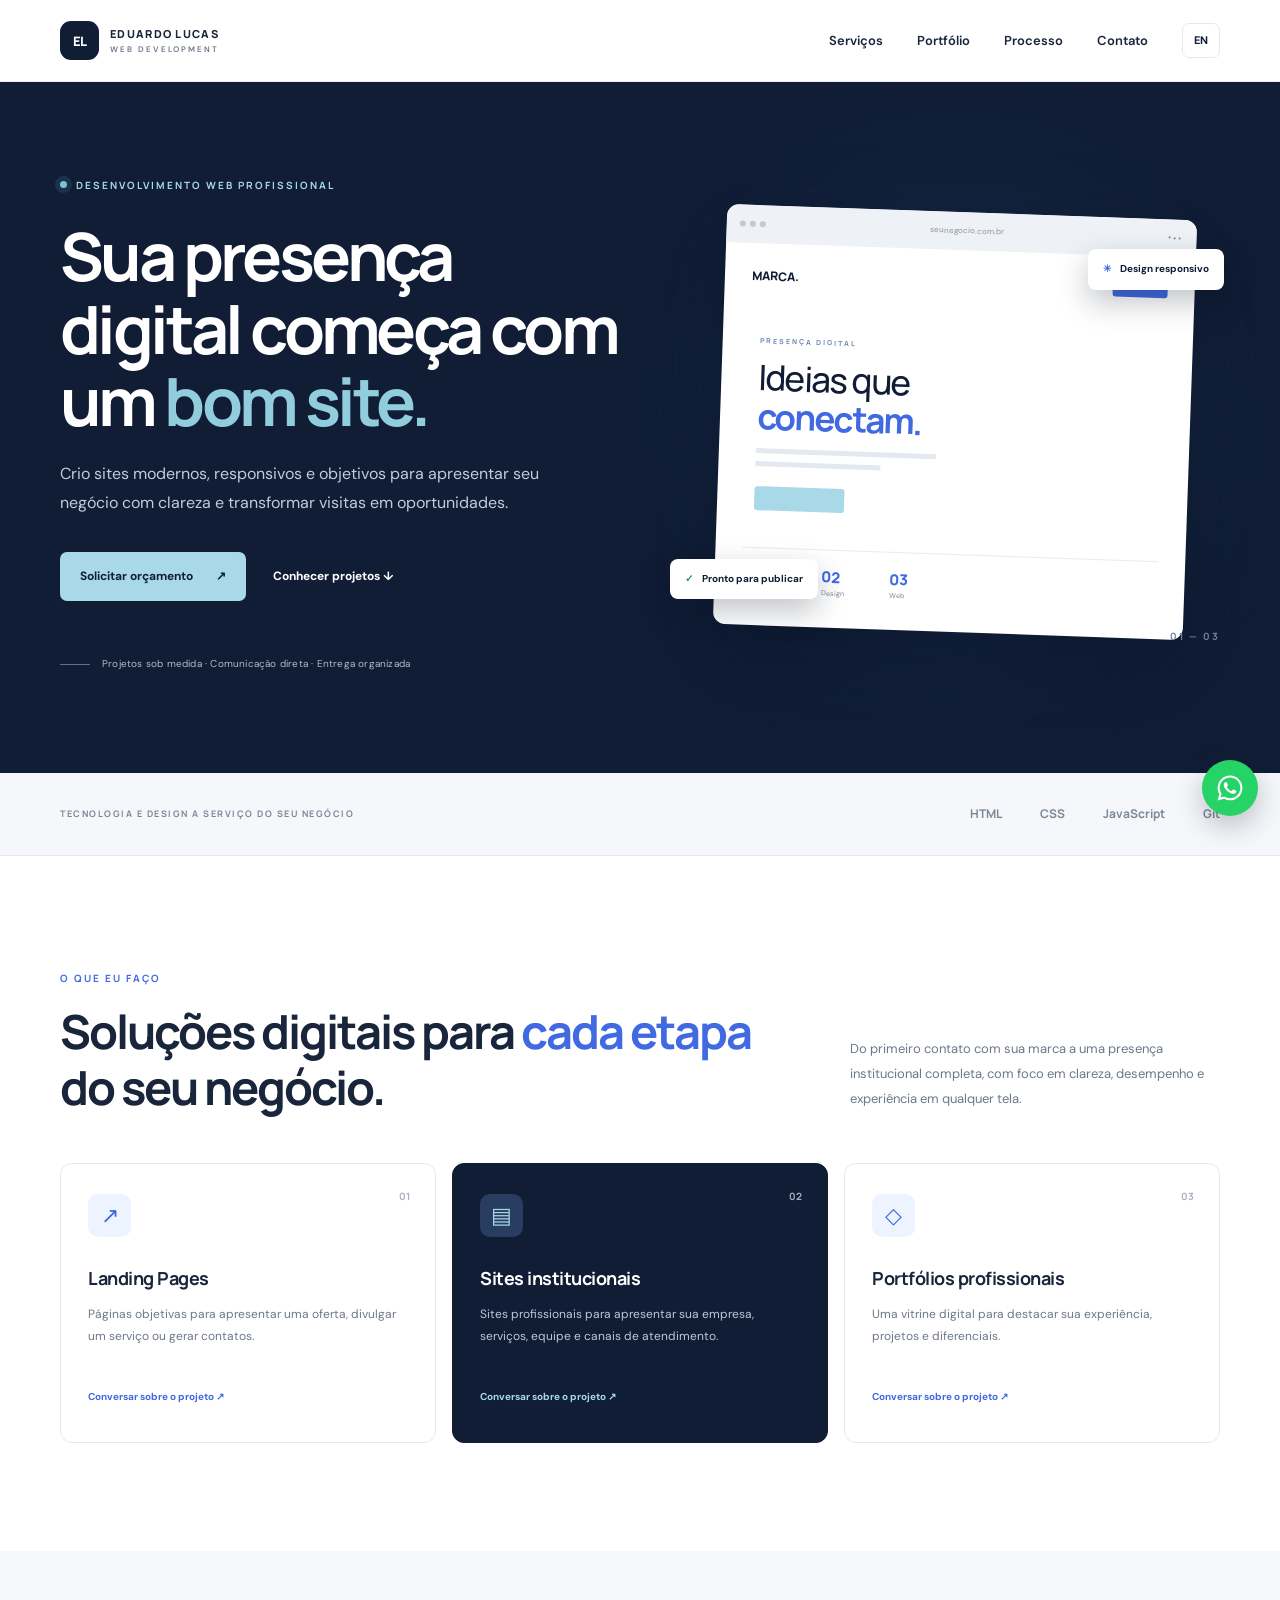
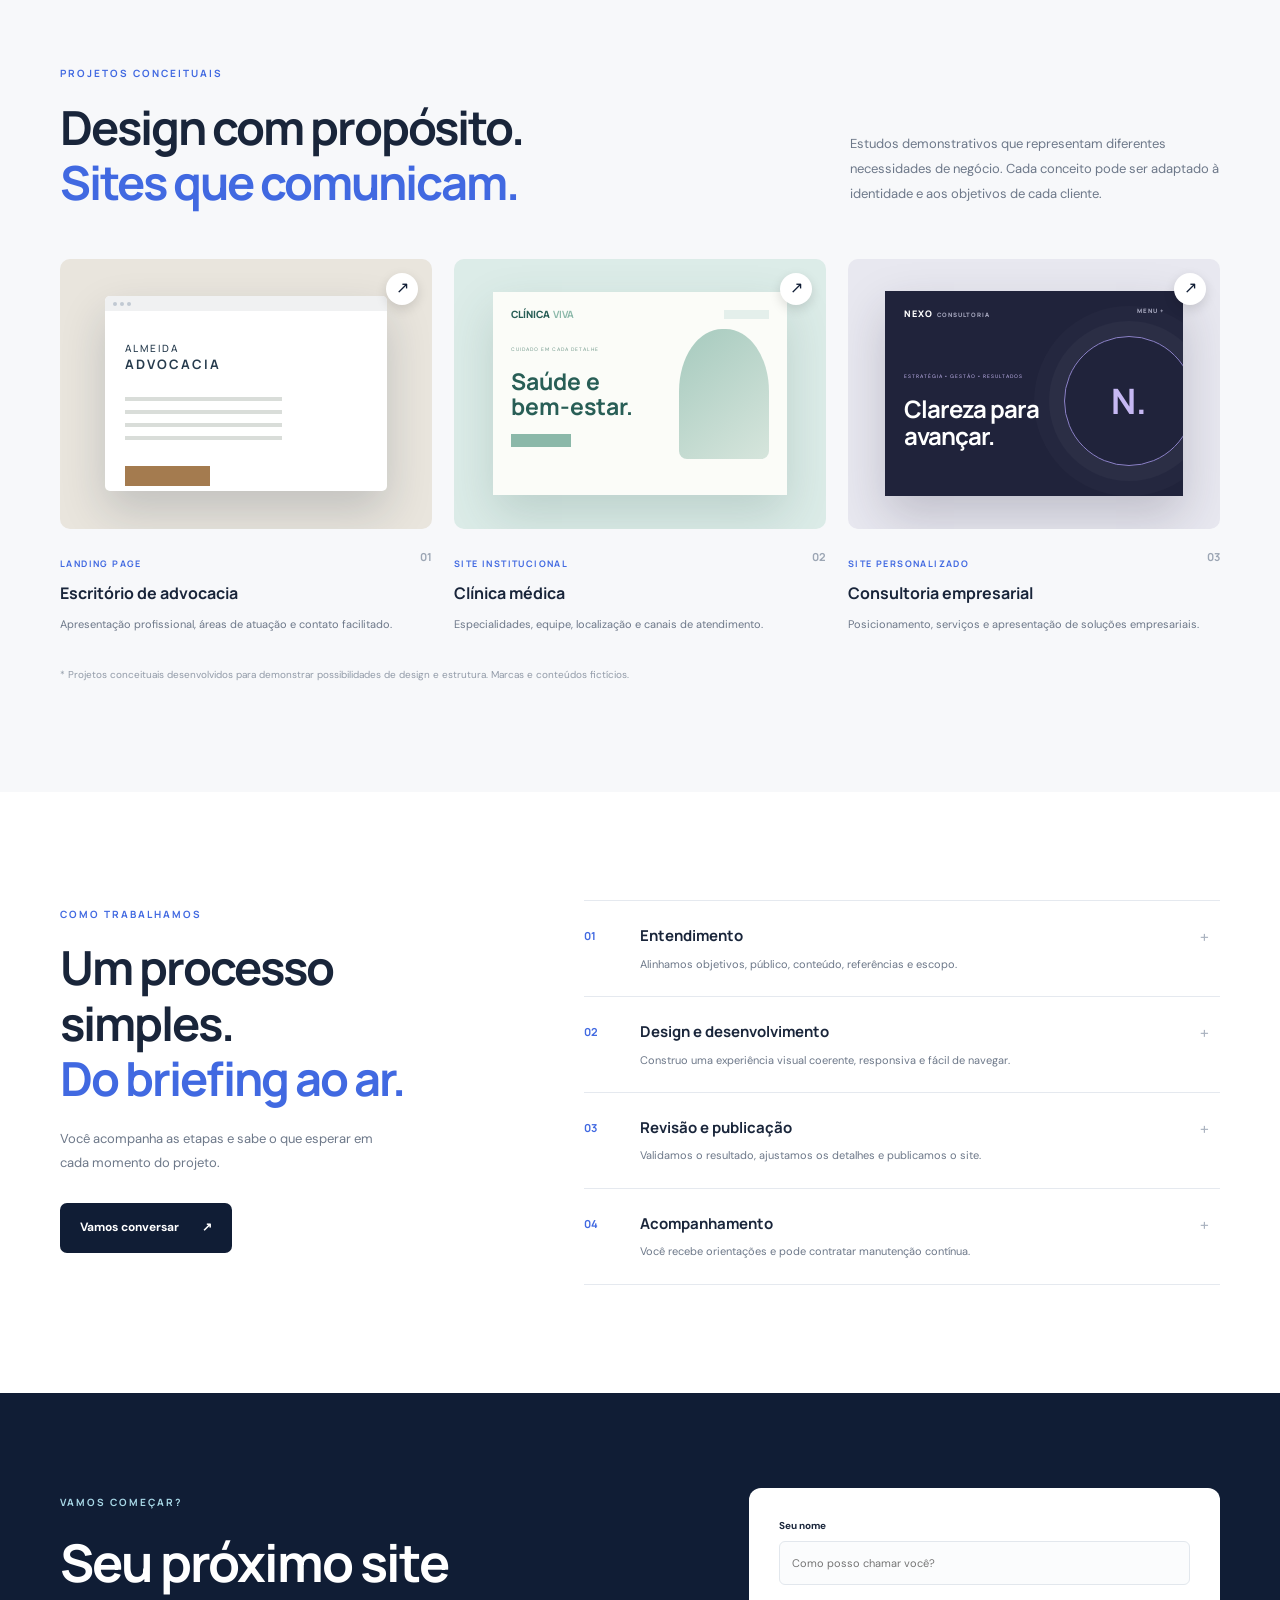
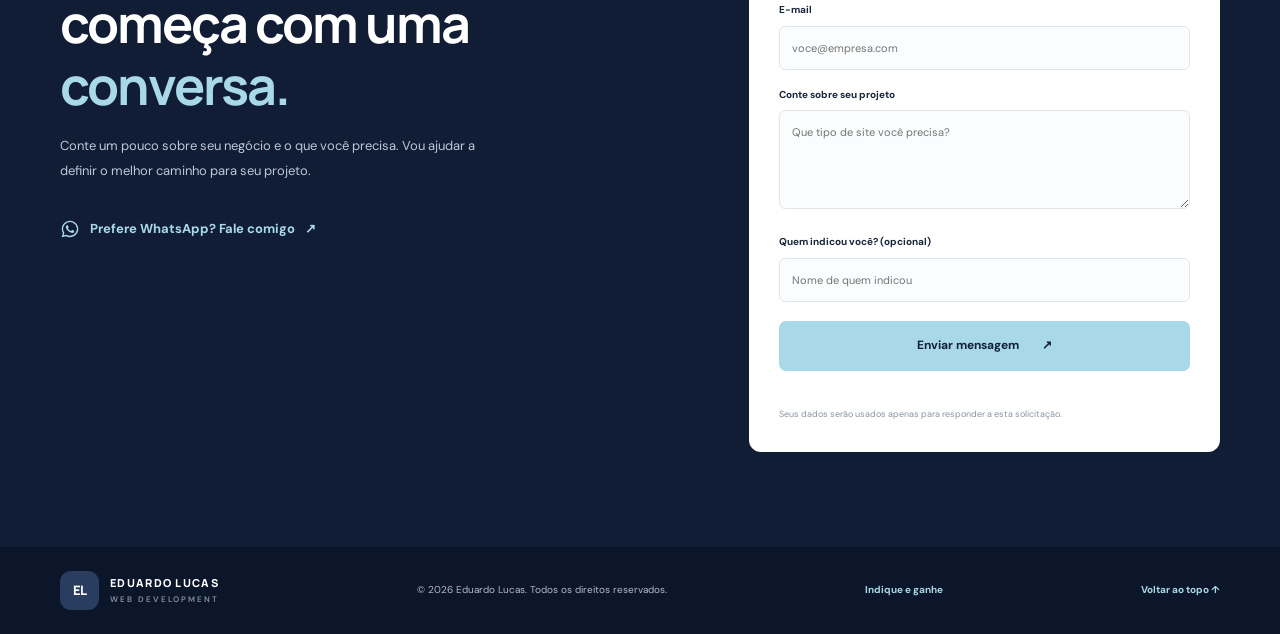
<file: index.html>
<!doctype html>
<html lang="pt-BR">
<head>
  <meta charset="utf-8">
  <meta name="viewport" content="width=device-width, initial-scale=1">
  <meta name="description" content="Eduardo Lucas Web Development — sites profissionais, responsivos e objetivos para empresas e profissionais.">
  <meta name="theme-color" content="#101d35">
  <title>Eduardo Lucas | Web Development</title>
  <link rel="icon" href="favicon.svg" type="image/svg+xml">
  <meta property="og:type" content="website">
  <meta property="og:site_name" content="Eduardo Lucas Web Development">
  <meta property="og:title" content="Eduardo Lucas | Web Development">
  <meta property="og:description" content="Sites profissionais, responsivos e objetivos para empresas e profissionais.">
  <link rel="canonical" href="https://web.eduardo-lucas-dev.com/">
  <meta property="og:url" content="https://web.eduardo-lucas-dev.com/">
  <meta property="og:image" content="https://web.eduardo-lucas-dev.com/og-image.png">
  <meta property="og:image:width" content="1200">
  <meta property="og:image:height" content="630">
  <meta property="og:locale" content="pt_BR">
  <meta property="og:locale:alternate" content="en_US">
  <meta name="twitter:card" content="summary_large_image">
  <link rel="preload" href="fonts/manrope-latin-wght-normal.woff2" as="font" type="font/woff2" crossorigin>
  <link rel="stylesheet" href="fonts/fonts.css">
  <link rel="stylesheet" href="styles.css">
</head>
<body>
  <header class="site-header">
    <nav class="nav container" aria-label="Navegação principal">
      <a class="brand" href="#home" aria-label="Eduardo Lucas Web Development">
        <span class="brand-mark">EL</span>
        <span class="brand-name">EDUARDO LUCAS <small>WEB DEVELOPMENT</small></span>
      </a>
      <button class="menu-toggle" aria-label="Abrir menu" data-i18n-attr="aria-label:menuOpen" aria-expanded="false" aria-controls="navLinks">☰</button>
      <div class="nav-links" id="navLinks">
        <a href="#services" data-i18n="navServices">Serviços</a>
        <a href="#work" data-i18n="navWork">Portfólio</a>
        <a href="#process" data-i18n="navProcess">Processo</a>
        <a href="#contact" data-i18n="navContact">Contato</a>
        <button class="lang-toggle" type="button" data-lang-toggle>EN</button>
      </div>
    </nav>
  </header>

  <main>
    <section class="hero section" id="home">
      <div class="container hero-grid">
        <div class="hero-copy">
          <span class="eyebrow"><span class="eyebrow-dot"></span><span data-i18n="heroEyebrow">DESENVOLVIMENTO WEB PROFISSIONAL</span></span>
          <h1 data-i18n="heroTitle">Sua presença digital começa com um <em>bom site.</em></h1>
          <p class="hero-lead" data-i18n="heroLead">Crio sites modernos, responsivos e objetivos para apresentar seu negócio com clareza e transformar visitas em oportunidades.</p>
          <div class="hero-actions">
            <a class="button button-primary" href="#contact"><span data-i18n="heroCta">Solicitar orçamento</span> <span>↗</span></a>
            <a class="text-link" href="#work"><span data-i18n="heroSecondary">Conhecer projetos</span> <span>↓</span></a>
          </div>
          <div class="hero-proof">
            <span class="proof-line"></span>
            <span data-i18n="heroProof">Projetos sob medida · Comunicação direta · Entrega organizada</span>
          </div>
        </div>
        <div class="hero-art" aria-label="Ilustração de interface de website">
          <div class="art-glow"></div>
          <div class="browser-card">
            <div class="browser-top"><div class="browser-dots"><i></i><i></i><i></i></div><span>seunegocio.com.br</span><b>•••</b></div>
            <div class="browser-content">
              <div class="mock-nav"><b>MARCA.</b><span></span><span></span><span></span><i></i></div>
              <div class="mock-hero">
                <div class="mock-label">PRESENÇA DIGITAL</div>
                <div class="mock-title">Ideias que<br><strong>conectam.</strong></div>
                <div class="mock-copy"></div><div class="mock-copy short"></div>
                <div class="mock-cta"></div>
              </div>
              <div class="mock-stats"><div><b>01</b><span>Estratégia</span></div><div><b>02</b><span>Design</span></div><div><b>03</b><span>Web</span></div></div>
            </div>
          </div>
          <div class="floating-tag tag-top"><span>✳</span> Design responsivo</div>
          <div class="floating-tag tag-bottom"><span class="check">✓</span> Pronto para publicar</div>
          <div class="art-index">01 — 03</div>
        </div>
      </div>
    </section>

    <section class="trust-strip"><div class="container trust-inner"><span data-i18n="trustText">TECNOLOGIA E DESIGN A SERVIÇO DO SEU NEGÓCIO</span><div><b>HTML</b><b>CSS</b><b>JavaScript</b><b>Git</b></div></div></section>

    <section class="section" id="services">
      <div class="container">
        <div class="section-heading">
          <div><span class="eyebrow" data-i18n="servicesEyebrow">O QUE EU FAÇO</span><h2 data-i18n="servicesTitle">Soluções digitais para <em>cada etapa</em> do seu negócio.</h2></div>
          <p data-i18n="servicesIntro">Do primeiro contato com sua marca a uma presença institucional completa, com foco em clareza, desempenho e experiência em qualquer tela.</p>
        </div>
        <div class="service-grid">
          <article class="service-card"><span class="service-number">01</span><div class="service-icon">↗</div><h3 data-i18n="service1Title">Landing Pages</h3><p data-i18n="service1Text">Páginas objetivas para apresentar uma oferta, divulgar um serviço ou gerar contatos.</p><a href="#contact" class="arrow-link" data-i18n="serviceLink">Conversar sobre o projeto ↗</a></article>
          <article class="service-card featured"><span class="service-number">02</span><div class="service-icon">▤</div><h3 data-i18n="service2Title">Sites institucionais</h3><p data-i18n="service2Text">Sites profissionais para apresentar sua empresa, serviços, equipe e canais de atendimento.</p><a href="#contact" class="arrow-link" data-i18n="serviceLink">Conversar sobre o projeto ↗</a></article>
          <article class="service-card"><span class="service-number">03</span><div class="service-icon">◇</div><h3 data-i18n="service3Title">Portfólios profissionais</h3><p data-i18n="service3Text">Uma vitrine digital para destacar sua experiência, projetos e diferenciais.</p><a href="#contact" class="arrow-link" data-i18n="serviceLink">Conversar sobre o projeto ↗</a></article>
        </div>
      </div>
    </section>

    <section class="section work-section" id="work">
      <div class="container">
        <div class="section-heading">
          <div><span class="eyebrow" data-i18n="workEyebrow">PROJETOS CONCEITUAIS</span><h2 data-i18n="workTitle">Design com propósito.<br><em>Sites que comunicam.</em></h2></div>
          <p data-i18n="workIntro">Estudos demonstrativos que representam diferentes necessidades de negócio. Cada conceito pode ser adaptado à identidade e aos objetivos de cada cliente.</p>
        </div>
        <div class="project-grid">
          <article class="project-card">
            <a class="project-visual law" href="projects/advocacia/" aria-label="" data-i18n-attr="aria-label:lawAria"><div class="project-browser"><div class="mini-bar"><i></i><i></i><i></i></div><div class="law-layout"><span>ALMEIDA<br><b>ADVOCACIA</b></span><div class="law-lines"></div><div class="law-button"></div></div></div><span class="project-open">↗</span></a>
            <div class="project-meta"><div><span class="project-type" data-i18n="lawType">LANDING PAGE</span><h3 data-i18n="lawName">Escritório de advocacia</h3></div><span class="project-index">01</span></div>
            <p data-i18n="lawDesc">Apresentação profissional, áreas de atuação e contato facilitado.</p>
          </article>
          <article class="project-card">
            <a class="project-visual clinic" href="projects/clinica/" aria-label="" data-i18n-attr="aria-label:clinicAria"><div class="clinic-window"><div class="clinic-nav">CLÍNICA <b>VIVA</b><span></span></div><div class="clinic-body"><div><small>CUIDADO EM CADA DETALHE</small><strong>Saúde e<br>bem-estar.</strong><i></i></div><div class="clinic-shape"></div></div></div><span class="project-open">↗</span></a>
            <div class="project-meta"><div><span class="project-type" data-i18n="clinicType">SITE INSTITUCIONAL</span><h3 data-i18n="clinicName">Clínica médica</h3></div><span class="project-index">02</span></div>
            <p data-i18n="clinicDesc">Especialidades, equipe, localização e canais de atendimento.</p>
          </article>
          <article class="project-card">
            <a class="project-visual consult" href="projects/consultoria/" aria-label="" data-i18n-attr="aria-label:consultAria"><div class="consult-window"><div class="consult-nav">NEXO<span>CONSULTORIA</span><i>MENU +</i></div><div class="consult-body"><small>ESTRATÉGIA • GESTÃO • RESULTADOS</small><strong>Clareza para<br>avançar.</strong><div class="consult-circle">N.</div></div></div><span class="project-open">↗</span></a>
            <div class="project-meta"><div><span class="project-type" data-i18n="consultType">SITE PERSONALIZADO</span><h3 data-i18n="consultName">Consultoria empresarial</h3></div><span class="project-index">03</span></div>
            <p data-i18n="consultDesc">Posicionamento, serviços e apresentação de soluções empresariais.</p>
          </article>
        </div>
        <p class="concept-note" data-i18n="conceptNote">* Projetos conceituais desenvolvidos para demonstrar possibilidades de design e estrutura. Marcas e conteúdos fictícios.</p>
      </div>
    </section>

    <section class="section process-section" id="process">
      <div class="container process-grid">
        <div class="process-intro"><span class="eyebrow" data-i18n="processEyebrow">COMO TRABALHAMOS</span><h2 data-i18n="processTitle">Um processo simples.<br><em>Do briefing ao ar.</em></h2><p data-i18n="processIntro">Você acompanha as etapas e sabe o que esperar em cada momento do projeto.</p><a href="#contact" class="button button-dark"><span data-i18n="processCta">Vamos conversar</span> <span>↗</span></a></div>
        <div class="process-list">
          <article><span>01</span><div><h3 data-i18n="step1Title">Entendimento</h3><p data-i18n="step1Text">Alinhamos objetivos, público, conteúdo, referências e escopo.</p></div><b>+</b></article>
          <article><span>02</span><div><h3 data-i18n="step2Title">Design e desenvolvimento</h3><p data-i18n="step2Text">Construo uma experiência visual coerente, responsiva e fácil de navegar.</p></div><b>+</b></article>
          <article><span>03</span><div><h3 data-i18n="step3Title">Revisão e publicação</h3><p data-i18n="step3Text">Validamos o resultado, ajustamos os detalhes e publicamos o site.</p></div><b>+</b></article>
          <article><span>04</span><div><h3 data-i18n="step4Title">Acompanhamento</h3><p data-i18n="step4Text">Você recebe orientações e pode contratar manutenção contínua.</p></div><b>+</b></article>
        </div>
      </div>
    </section>

    <section class="contact-section section" id="contact">
      <div class="container contact-grid">
        <div><span class="eyebrow light-eyebrow" data-i18n="contactEyebrow">VAMOS COMEÇAR?</span><h2 data-i18n="contactTitle">Seu próximo site<br>começa com uma <em>conversa.</em></h2><p data-i18n="contactText">Conte um pouco sobre seu negócio e o que você precisa. Vou ajudar a definir o melhor caminho para seu projeto.</p><a class="whatsapp-link" data-whatsapp href="https://wa.me/5571991182592?text=Ol%C3%A1%2C%20vi%20seu%20site%20e%20quero%20um%20or%C3%A7amento" target="_blank" rel="noopener"><svg aria-hidden="true" viewBox="0 0 24 24"><use href="#icon-whatsapp"/></svg><span data-i18n="whatsappCta">Prefere WhatsApp? Fale comigo</span> ↗</a></div>
        <form class="contact-form" id="contactForm" name="contact" method="POST" data-netlify="true" netlify-honeypot="bot-field">
          <input type="hidden" name="form-name" value="contact">
          <input type="hidden" name="language" value="pt">
          <input type="hidden" name="ref" value="">
          <p hidden><label>Não preencha: <input name="bot-field" tabindex="-1" autocomplete="off"></label></p>
          <label><span data-i18n="formName">Seu nome</span><input name="name" required autocomplete="name" placeholder="Como posso chamar você?" data-i18n-attr="placeholder:phName"></label>
          <label><span data-i18n="formEmail">E-mail</span><input name="email" type="email" required autocomplete="email" placeholder="voce@empresa.com" data-i18n-attr="placeholder:phEmail"></label>
          <label><span data-i18n="formProject">Conte sobre seu projeto</span><textarea name="message" rows="4" required placeholder="Que tipo de site você precisa?" data-i18n-attr="placeholder:phProject"></textarea></label>
          <label><span data-i18n="formReferrer">Quem indicou você? (opcional)</span><input name="referrer" autocomplete="off" placeholder="Nome de quem indicou" data-i18n-attr="placeholder:phReferrer"></label>
          <button class="button button-primary" type="submit"><span data-i18n="formSubmit">Enviar mensagem</span> <span>↗</span></button>
          <p class="form-feedback" id="formFeedback" role="status" aria-live="polite"></p>
          <small data-i18n="formNote">Seus dados serão usados apenas para responder a esta solicitação.</small>
        </form>
      </div>
    </section>
  </main>

  <footer class="footer"><div class="container footer-inner"><a class="brand footer-brand" href="#home"><span class="brand-mark">EL</span><span class="brand-name">EDUARDO LUCAS <small>WEB DEVELOPMENT</small></span></a><span>© <span id="year"></span> Eduardo Lucas. <span data-i18n="footerRights">Todos os direitos reservados.</span></span><a href="indique.html" class="back-top" data-i18n="footerReferral">Indique e ganhe</a><a href="#home" class="back-top" data-i18n="backTop">Voltar ao topo ↑</a></div></footer>
  <a class="whatsapp-float" data-whatsapp href="https://wa.me/5571991182592?text=Ol%C3%A1%2C%20vi%20seu%20site%20e%20quero%20um%20or%C3%A7amento" target="_blank" rel="noopener" aria-label="WhatsApp" data-i18n-attr="aria-label:whatsappFloat"><svg aria-hidden="true" viewBox="0 0 24 24"><use href="#icon-whatsapp"/></svg></a>
  <svg width="0" height="0" style="position:absolute" aria-hidden="true"><symbol id="icon-whatsapp" viewBox="0 0 24 24"><path fill="currentColor" d="M12.04 2C6.58 2 2.13 6.45 2.13 11.91c0 1.75.46 3.45 1.32 4.95L2.05 22l5.25-1.38a9.9 9.9 0 0 0 4.74 1.21c5.46 0 9.91-4.45 9.91-9.91S17.5 2 12.04 2Zm0 18.15a8.2 8.2 0 0 1-4.2-1.15l-.3-.18-3.12.82.83-3.04-.2-.31a8.24 8.24 0 1 1 7 3.86Zm4.52-6.16c-.25-.12-1.47-.72-1.69-.81-.23-.08-.39-.12-.56.13-.16.24-.64.8-.78.97-.15.16-.29.18-.54.06a6.7 6.7 0 0 1-1.99-1.23 7.5 7.5 0 0 1-1.38-1.72c-.14-.25 0-.38.11-.5.11-.11.25-.29.37-.43.13-.15.17-.25.25-.42.08-.16.04-.31-.02-.43-.06-.12-.56-1.34-.76-1.84-.2-.48-.41-.42-.56-.42h-.48a.92.92 0 0 0-.67.31c-.23.25-.87.85-.87 2.07 0 1.22.89 2.4 1.01 2.56.12.17 1.75 2.67 4.24 3.74.59.26 1.05.41 1.41.52.59.19 1.13.16 1.56.1.48-.07 1.47-.6 1.67-1.18.21-.58.21-1.07.15-1.18-.06-.1-.23-.16-.48-.29Z"/></symbol></svg>
  <script src="i18n.js"></script>
  <script src="config.js"></script>
  <script src="script.js"></script>
</body>
</html>
</file>
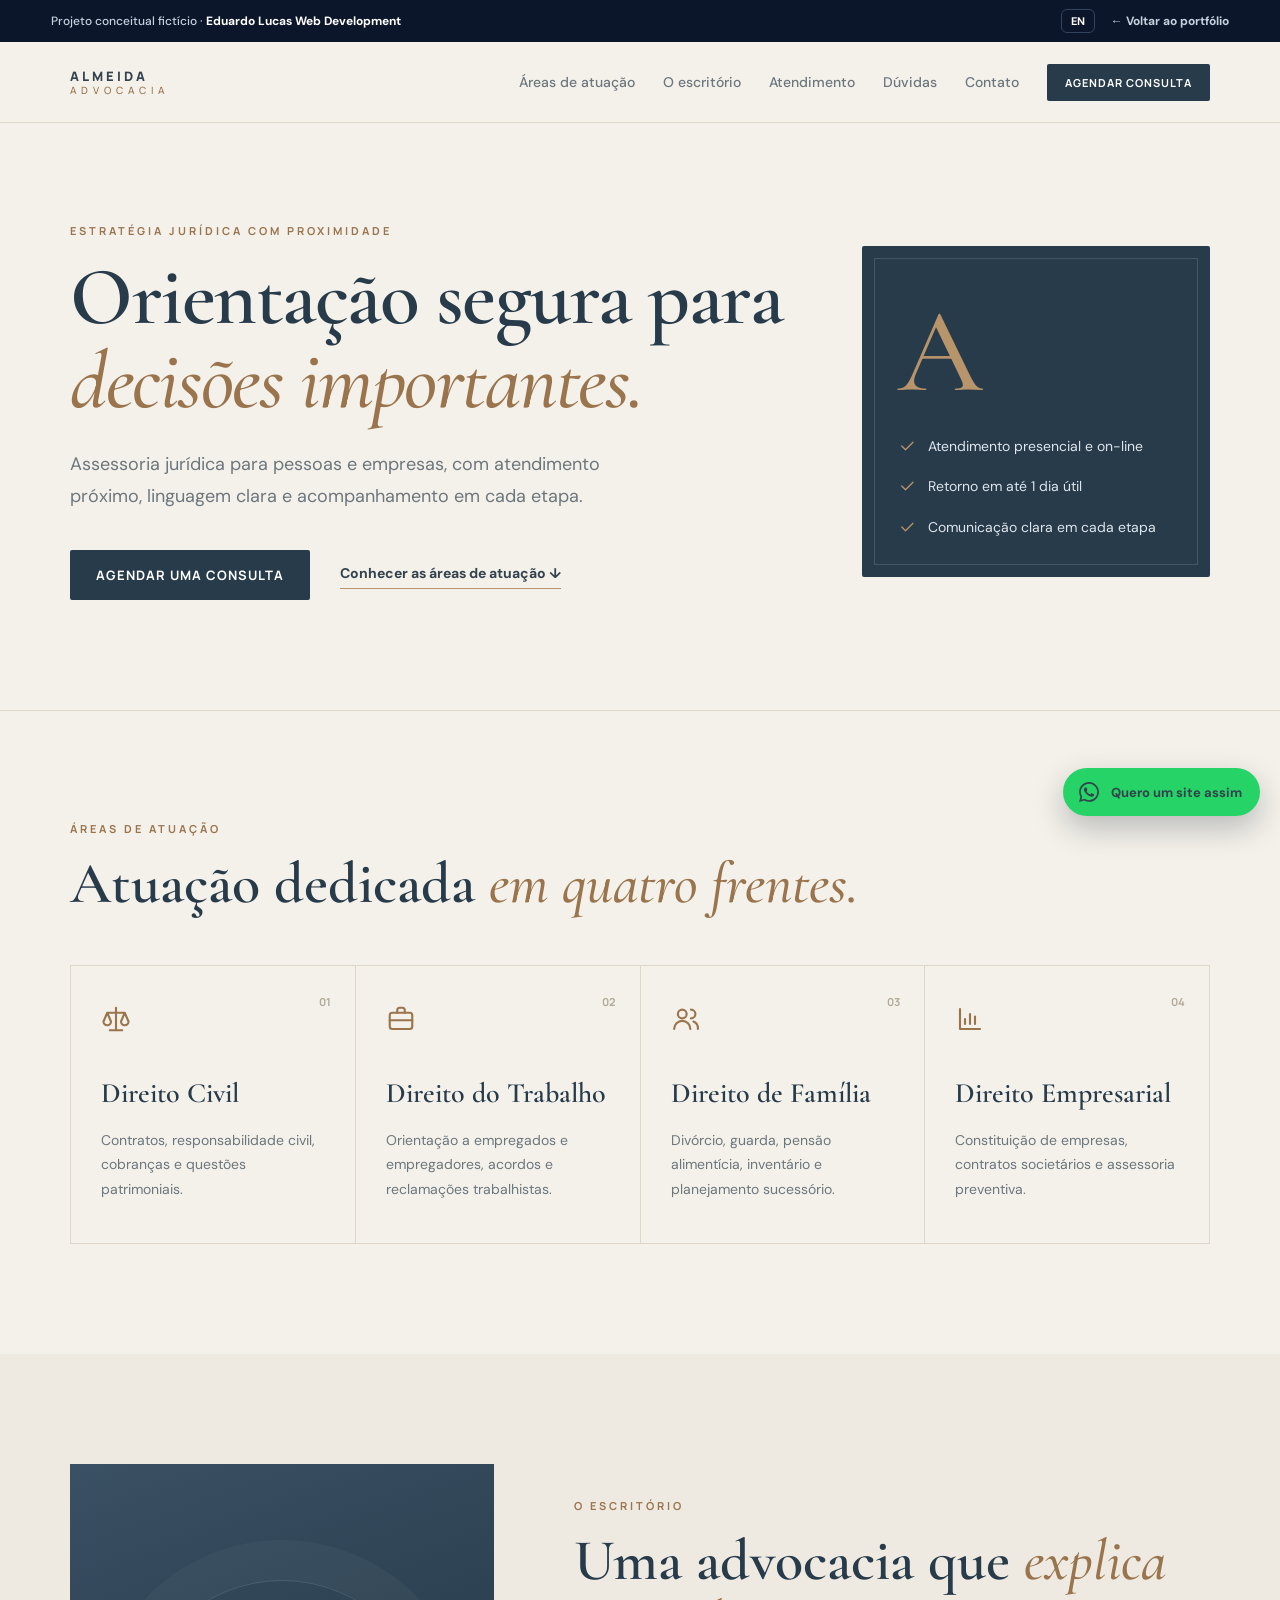
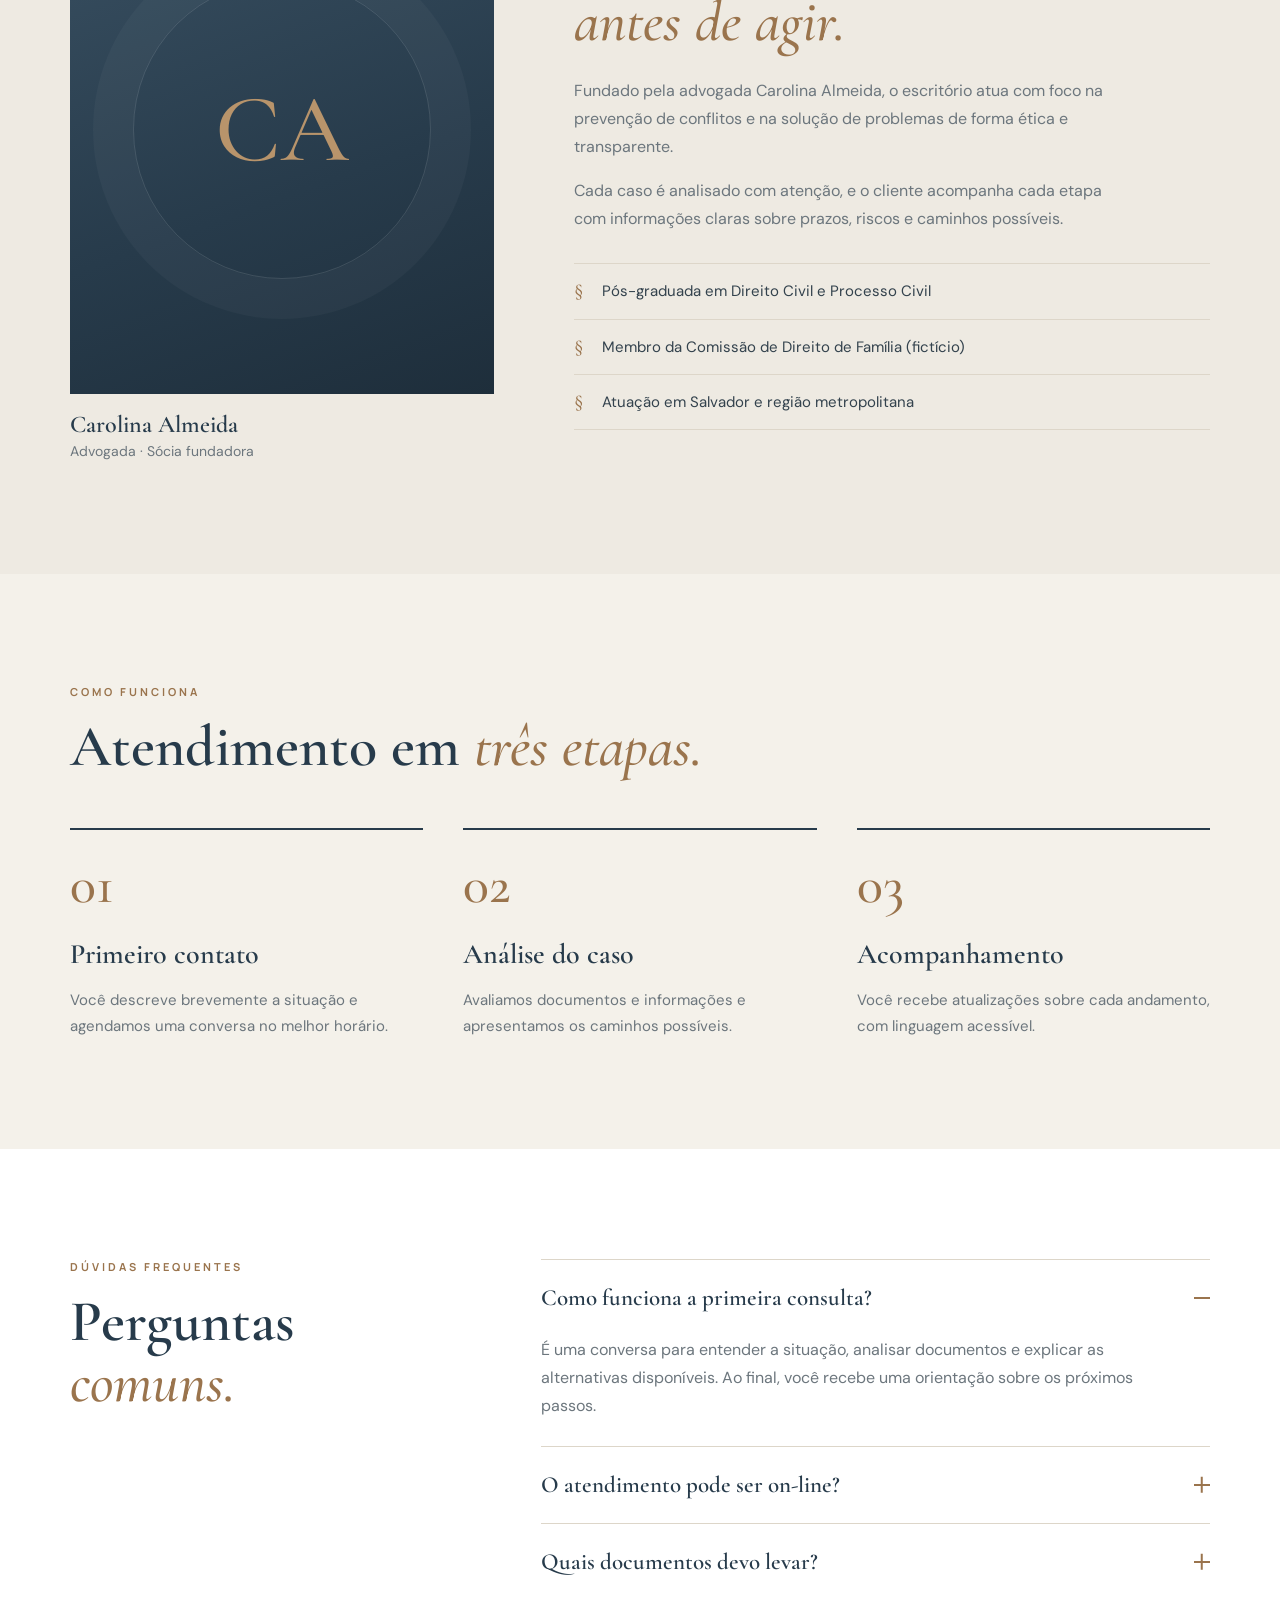
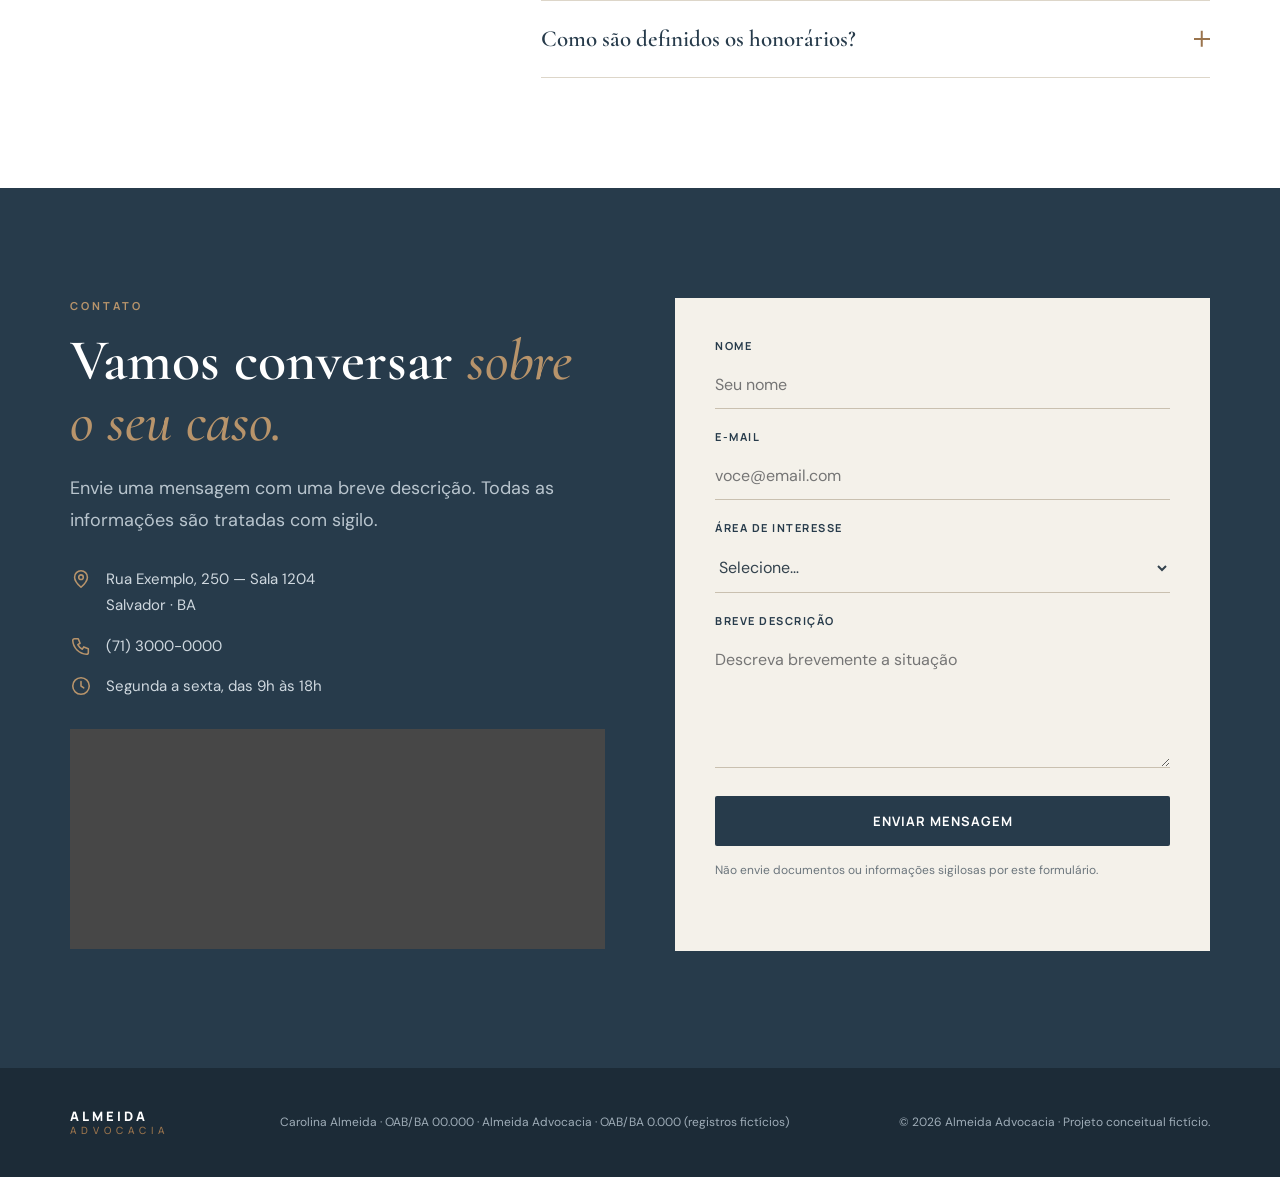
<file: projects/advocacia/index.html>
<!doctype html>
<html lang="pt-BR">
<head>
  <meta charset="utf-8">
  <meta name="viewport" content="width=device-width, initial-scale=1">
  <meta name="robots" content="noindex">
  <title>Almeida Advocacia | Projeto conceitual</title>
  <meta name="description" content="Projeto conceitual de landing page para escritório de advocacia.">
  <link rel="icon" href="../../favicon.svg" type="image/svg+xml">
  <link rel="stylesheet" href="../../fonts/fonts.css">
  <link rel="stylesheet" href="../../projects/demo.css">
  <link rel="stylesheet" href="advocacia.css">
</head>
<body class="al" data-demo="Almeida Advocacia">
  <div class="demo-bar"><span data-i18n="demoBar">Projeto conceitual fictício · <b>Eduardo Lucas Web Development</b></span><div><button class="demo-lang" type="button" data-lang-toggle>EN</button><a href="../../index.html#work" data-i18n="demoBack">← Voltar ao portfólio</a></div></div>
  <header class="al-header">
    <div class="al-container al-nav">
      <a class="al-logo" href="#inicio">ALMEIDA<span>ADVOCACIA</span></a>
      <button class="al-menu" type="button" data-menu-toggle aria-expanded="false" aria-label="Abrir menu" data-i18n-attr="aria-label:demoMenu"><span></span><span></span></button>
      <nav class="al-links" data-nav><a href="#areas" data-i18n="navAreas">Áreas de atuação</a><a href="#escritorio" data-i18n="navAbout">O escritório</a><a href="#atendimento" data-i18n="navHow">Atendimento</a><a href="#duvidas" data-i18n="navFaq">Dúvidas</a><a href="#contato" data-i18n="navContact">Contato</a><a class="al-btn al-btn-sm" href="#contato"><span data-i18n="navCta">Agendar consulta</span></a></nav>
    </div>
  </header>
  <main id="inicio">
    <section class="al-hero">
      <div class="al-container al-hero-grid">
        <div>
          <span class="al-eyebrow" data-i18n="heroEyebrow">ESTRATÉGIA JURÍDICA COM PROXIMIDADE</span>
          <h1 data-i18n="heroTitle">Orientação segura para <em>decisões importantes.</em></h1>
          <p class="al-lead" data-i18n="heroLead">Assessoria jurídica para pessoas e empresas, com atendimento próximo, linguagem clara e acompanhamento em cada etapa.</p>
          <div class="al-actions"><a class="al-btn" href="#contato"><span data-i18n="heroCta">Agendar uma consulta</span></a><a class="al-link" href="#areas"><span data-i18n="heroSecondary">Conhecer as áreas de atuação</span> ↓</a></div>
        </div>
        <aside class="al-hero-panel" aria-label="Diferenciais">
          <div class="al-monogram" aria-hidden="true">A</div>
          <ul><li><svg class="icon" viewBox="0 0 24 24" fill="none" stroke="currentColor" stroke-width="1.7" stroke-linecap="round" stroke-linejoin="round" aria-hidden="true"><path d="M5 12l5 5L20 7"/></svg><span data-i18n="heroCard1">Atendimento presencial e on-line</span></li><li><svg class="icon" viewBox="0 0 24 24" fill="none" stroke="currentColor" stroke-width="1.7" stroke-linecap="round" stroke-linejoin="round" aria-hidden="true"><path d="M5 12l5 5L20 7"/></svg><span data-i18n="heroCard2">Retorno em até 1 dia útil</span></li><li><svg class="icon" viewBox="0 0 24 24" fill="none" stroke="currentColor" stroke-width="1.7" stroke-linecap="round" stroke-linejoin="round" aria-hidden="true"><path d="M5 12l5 5L20 7"/></svg><span data-i18n="heroCard3">Comunicação clara em cada etapa</span></li></ul>
        </aside>
      </div>
    </section>

    <section class="al-section" id="areas">
      <div class="al-container">
        <div class="al-head"><span class="al-eyebrow" data-i18n="areasEyebrow">ÁREAS DE ATUAÇÃO</span><h2 data-i18n="areasTitle">Atuação dedicada <em>em quatro frentes.</em></h2></div>
        <div class="al-areas"><article class="al-area" data-reveal><span class="al-num">01</span><svg class="icon" viewBox="0 0 24 24" fill="none" stroke="currentColor" stroke-width="1.7" stroke-linecap="round" stroke-linejoin="round" aria-hidden="true"><path d="M12 3v18M7 21h10M5 7h14M5 7l-3 7a3 3 0 0 0 6 0zM19 7l-3 7a3 3 0 0 0 6 0z"/></svg><h3 data-i18n="a1">Direito Civil</h3><p data-i18n="a1d">Contratos, responsabilidade civil, cobranças e questões patrimoniais.</p></article><article class="al-area" data-reveal><span class="al-num">02</span><svg class="icon" viewBox="0 0 24 24" fill="none" stroke="currentColor" stroke-width="1.7" stroke-linecap="round" stroke-linejoin="round" aria-hidden="true"><rect x="3" y="7" width="18" height="13" rx="2"/><path d="M9 7V5a2 2 0 0 1 2-2h2a2 2 0 0 1 2 2v2M3 13h18"/></svg><h3 data-i18n="a2">Direito do Trabalho</h3><p data-i18n="a2d">Orientação a empregados e empregadores, acordos e reclamações trabalhistas.</p></article><article class="al-area" data-reveal><span class="al-num">03</span><svg class="icon" viewBox="0 0 24 24" fill="none" stroke="currentColor" stroke-width="1.7" stroke-linecap="round" stroke-linejoin="round" aria-hidden="true"><circle cx="9" cy="8" r="3.5"/><path d="M2.5 20a6.5 6.5 0 0 1 13 0M16 4.5a3.5 3.5 0 0 1 0 7M18 14a6 6 0 0 1 3.5 6"/></svg><h3 data-i18n="a3">Direito de Família</h3><p data-i18n="a3d">Divórcio, guarda, pensão alimentícia, inventário e planejamento sucessório.</p></article><article class="al-area" data-reveal><span class="al-num">04</span><svg class="icon" viewBox="0 0 24 24" fill="none" stroke="currentColor" stroke-width="1.7" stroke-linecap="round" stroke-linejoin="round" aria-hidden="true"><path d="M4 20V4M4 20h16M8 16v-4M12 16V8M16 16v-6"/></svg><h3 data-i18n="a4">Direito Empresarial</h3><p data-i18n="a4d">Constituição de empresas, contratos societários e assessoria preventiva.</p></article></div>
      </div>
    </section>

    <section class="al-section al-about" id="escritorio">
      <div class="al-container al-about-grid">
        <figure class="al-portrait" data-reveal>
          <div class="al-portrait-art" aria-hidden="true"><span>CA</span></div>
          <figcaption><strong>Carolina Almeida</strong><span data-i18n="aboutRole">Advogada · Sócia fundadora</span></figcaption>
        </figure>
        <div>
          <span class="al-eyebrow" data-i18n="aboutEyebrow">O ESCRITÓRIO</span>
          <h2 data-i18n="aboutTitle">Uma advocacia que <em>explica antes de agir.</em></h2>
          <p data-i18n="aboutText1">Fundado pela advogada Carolina Almeida, o escritório atua com foco na prevenção de conflitos e na solução de problemas de forma ética e transparente.</p>
          <p data-i18n="aboutText2">Cada caso é analisado com atenção, e o cliente acompanha cada etapa com informações claras sobre prazos, riscos e caminhos possíveis.</p>
          <ul class="al-creds"><li><span data-i18n="aboutCred1">Pós-graduada em Direito Civil e Processo Civil</span></li><li><span data-i18n="aboutCred2">Membro da Comissão de Direito de Família (fictício)</span></li><li><span data-i18n="aboutCred3">Atuação em Salvador e região metropolitana</span></li></ul>
        </div>
      </div>
    </section>

    <section class="al-section" id="atendimento">
      <div class="al-container">
        <div class="al-head"><span class="al-eyebrow" data-i18n="howEyebrow">COMO FUNCIONA</span><h2 data-i18n="howTitle">Atendimento em <em>três etapas.</em></h2></div>
        <ol class="al-steps"><li data-reveal><span class="al-step">01</span><h3 data-i18n="h1">Primeiro contato</h3><p data-i18n="h1d">Você descreve brevemente a situação e agendamos uma conversa no melhor horário.</p></li><li data-reveal><span class="al-step">02</span><h3 data-i18n="h2">Análise do caso</h3><p data-i18n="h2d">Avaliamos documentos e informações e apresentamos os caminhos possíveis.</p></li><li data-reveal><span class="al-step">03</span><h3 data-i18n="h3">Acompanhamento</h3><p data-i18n="h3d">Você recebe atualizações sobre cada andamento, com linguagem acessível.</p></li></ol>
      </div>
    </section>

    <section class="al-section al-faq-section" id="duvidas">
      <div class="al-container al-faq-grid">
        <div class="al-head"><span class="al-eyebrow" data-i18n="faqEyebrow">DÚVIDAS FREQUENTES</span><h2 data-i18n="faqTitle">Perguntas <em>comuns.</em></h2></div>
        <div class="al-faq"><details open><summary><span data-i18n="q1">Como funciona a primeira consulta?</span><span class="al-plus" aria-hidden="true"></span></summary><p data-i18n="r1">É uma conversa para entender a situação, analisar documentos e explicar as alternativas disponíveis. Ao final, você recebe uma orientação sobre os próximos passos.</p></details><details><summary><span data-i18n="q2">O atendimento pode ser on-line?</span><span class="al-plus" aria-hidden="true"></span></summary><p data-i18n="r2">Sim. As consultas podem ser realizadas por videochamada, e os documentos podem ser enviados digitalmente com segurança.</p></details><details><summary><span data-i18n="q3">Quais documentos devo levar?</span><span class="al-plus" aria-hidden="true"></span></summary><p data-i18n="r3">Documento de identificação e todos os papéis relacionados ao caso, como contratos, comprovantes e mensagens. Na confirmação do agendamento, indicamos o que é necessário.</p></details><details><summary><span data-i18n="q4">Como são definidos os honorários?</span><span class="al-plus" aria-hidden="true"></span></summary><p data-i18n="r4">Os honorários são definidos conforme a complexidade do caso e a tabela de referência da OAB, e são apresentados por escrito antes do início do trabalho.</p></details></div>
      </div>
    </section>

    <section class="al-section al-contact" id="contato">
      <div class="al-container al-contact-grid">
        <div>
          <span class="al-eyebrow" data-i18n="contactEyebrow">CONTATO</span>
          <h2 data-i18n="contactTitle">Vamos conversar <em>sobre o seu caso.</em></h2>
          <p class="al-lead" data-i18n="contactLead">Envie uma mensagem com uma breve descrição. Todas as informações são tratadas com sigilo.</p>
          <ul class="al-info">
            <li><svg class="icon" viewBox="0 0 24 24" fill="none" stroke="currentColor" stroke-width="1.7" stroke-linecap="round" stroke-linejoin="round" aria-hidden="true"><path d="M12 21s-7-6.2-7-11a7 7 0 0 1 14 0c0 4.8-7 11-7 11z"/><circle cx="12" cy="10" r="2.5"/></svg><span data-i18n="addr">Rua Exemplo, 250 — Sala 1204<br>Salvador · BA</span></li>
            <li><svg class="icon" viewBox="0 0 24 24" fill="none" stroke="currentColor" stroke-width="1.7" stroke-linecap="round" stroke-linejoin="round" aria-hidden="true"><path d="M5 4h4l2 5-2.5 1.5a11 11 0 0 0 5 5L15 13l5 2v4a2 2 0 0 1-2 2A16 16 0 0 1 3 6a2 2 0 0 1 2-2"/></svg><span>(71) 3000-0000</span></li>
            <li><svg class="icon" viewBox="0 0 24 24" fill="none" stroke="currentColor" stroke-width="1.7" stroke-linecap="round" stroke-linejoin="round" aria-hidden="true"><circle cx="12" cy="12" r="9"/><path d="M12 7v5l3 2"/></svg><span data-i18n="hours">Segunda a sexta, das 9h às 18h</span></li>
          </ul>
          <iframe class="al-map" src="https://maps.google.com/maps?q=Salvador%2C%20Bahia&amp;z=13&amp;output=embed" loading="lazy" referrerpolicy="no-referrer-when-downgrade" title="Mapa da localização" data-i18n-attr="title:mapTitle"></iframe>
        </div>
        <form class="al-form" data-demo-form>
          <label><span data-i18n="formName">Nome</span><input name="name" required autocomplete="name" placeholder="Seu nome" data-i18n-attr="placeholder:phName"></label>
          <label><span data-i18n="formEmail">E-mail</span><input name="email" type="email" required autocomplete="email" placeholder="voce@email.com" data-i18n-attr="placeholder:phEmail"></label>
          <label><span data-i18n="formArea">Área de interesse</span><select name="area" required><option value="" data-i18n="formSelect">Selecione…</option><option data-i18n="a1">Direito Civil</option><option data-i18n="a2">Direito do Trabalho</option><option data-i18n="a3">Direito de Família</option><option data-i18n="a4">Direito Empresarial</option></select></label>
          <label><span data-i18n="formMsg">Breve descrição</span><textarea name="message" rows="5" required placeholder="Descreva brevemente a situação" data-i18n-attr="placeholder:phMsg"></textarea></label>
          <button class="al-btn" type="submit"><span data-i18n="formSubmit">Enviar mensagem</span></button>
          <small data-i18n="formConsent">Não envie documentos ou informações sigilosas por este formulário.</small>
          <p data-demo-form-msg role="status"></p>
        </form>
      </div>
    </section>
  </main>
  <footer class="al-footer">
    <div class="al-container al-footer-inner">
      <a class="al-logo" href="#inicio">ALMEIDA<span>ADVOCACIA</span></a>
      <p data-i18n="footerOab">Carolina Almeida · OAB/BA 00.000 · Almeida Advocacia · OAB/BA 0.000 (registros fictícios)</p>
      <p>© <span data-year></span> Almeida Advocacia · <span data-i18n="footerRights">Projeto conceitual fictício.</span></p>
    </div>
  </footer>
  <script src="../../i18n.js"></script>
  <script src="../../config.js"></script>
  <script src="../../projects/demo.js"></script>
  <script src="i18n.js"></script>
</body>
</html>
</file>
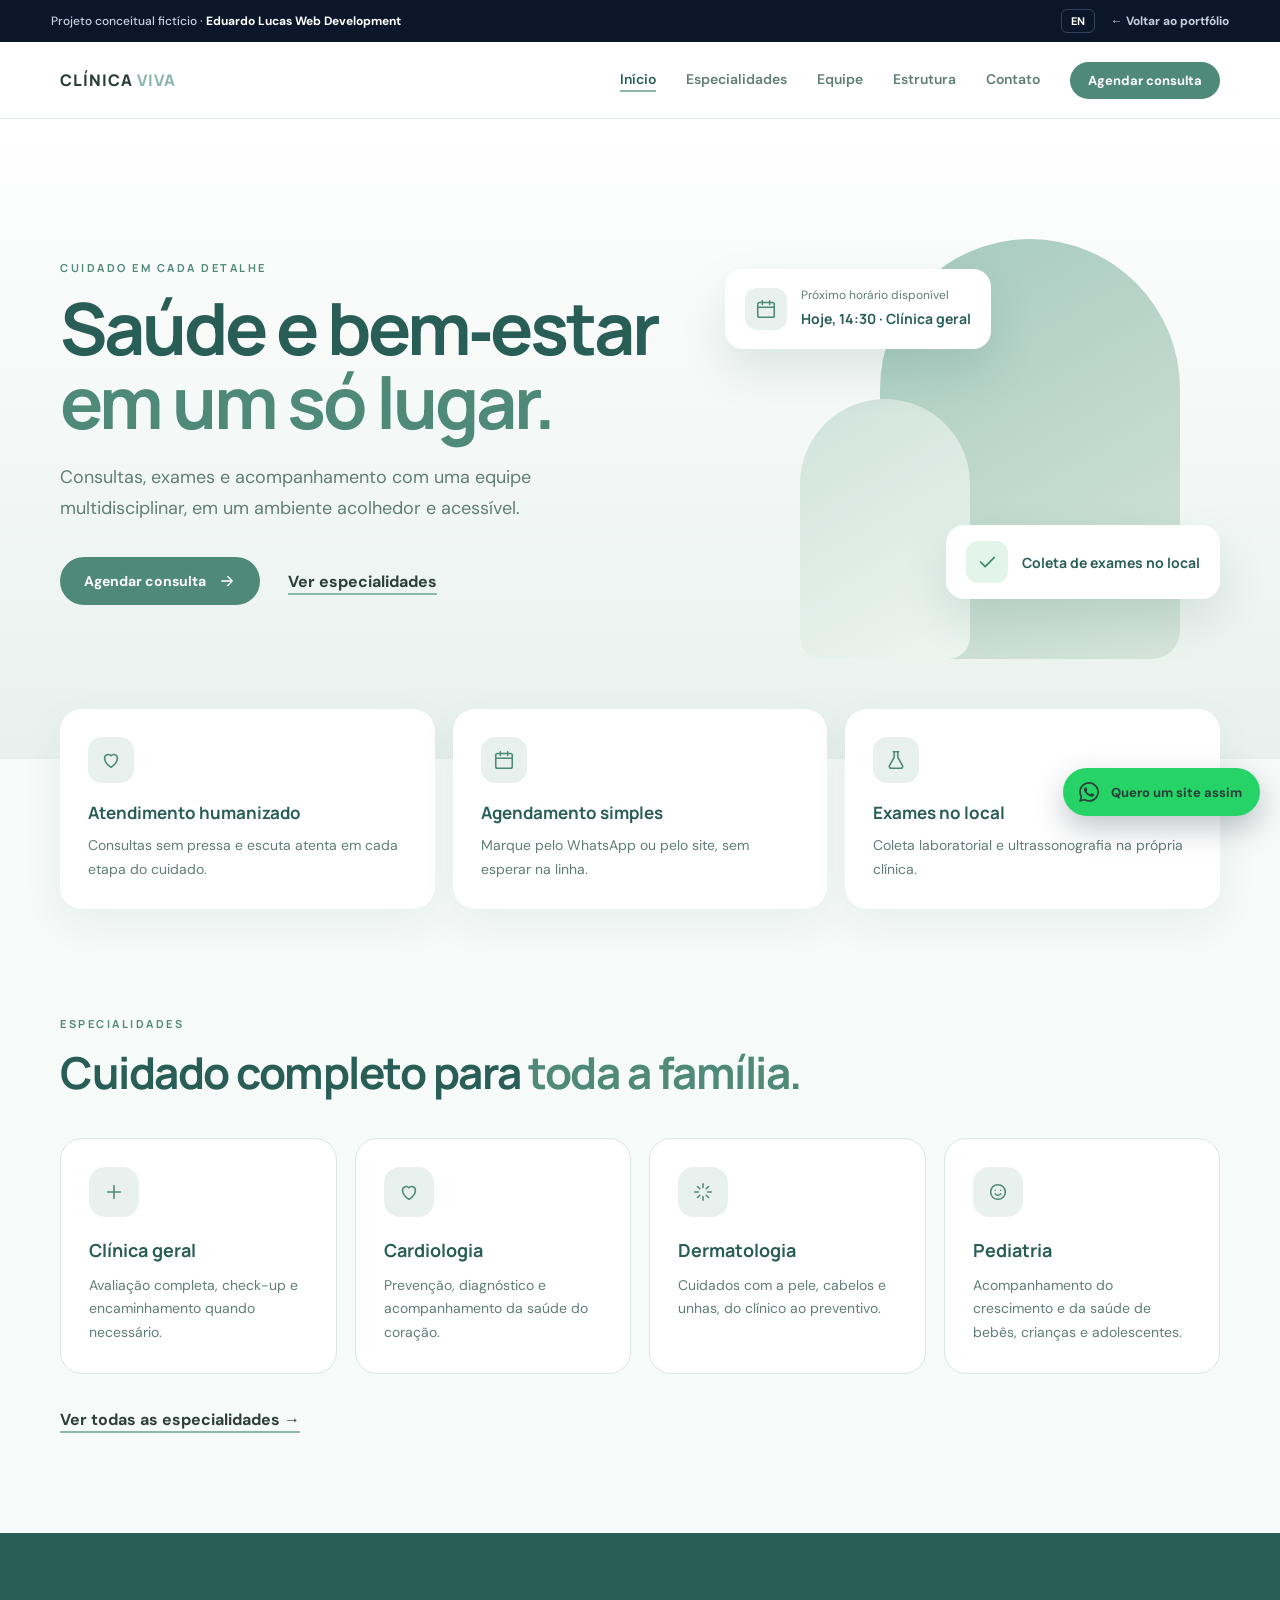
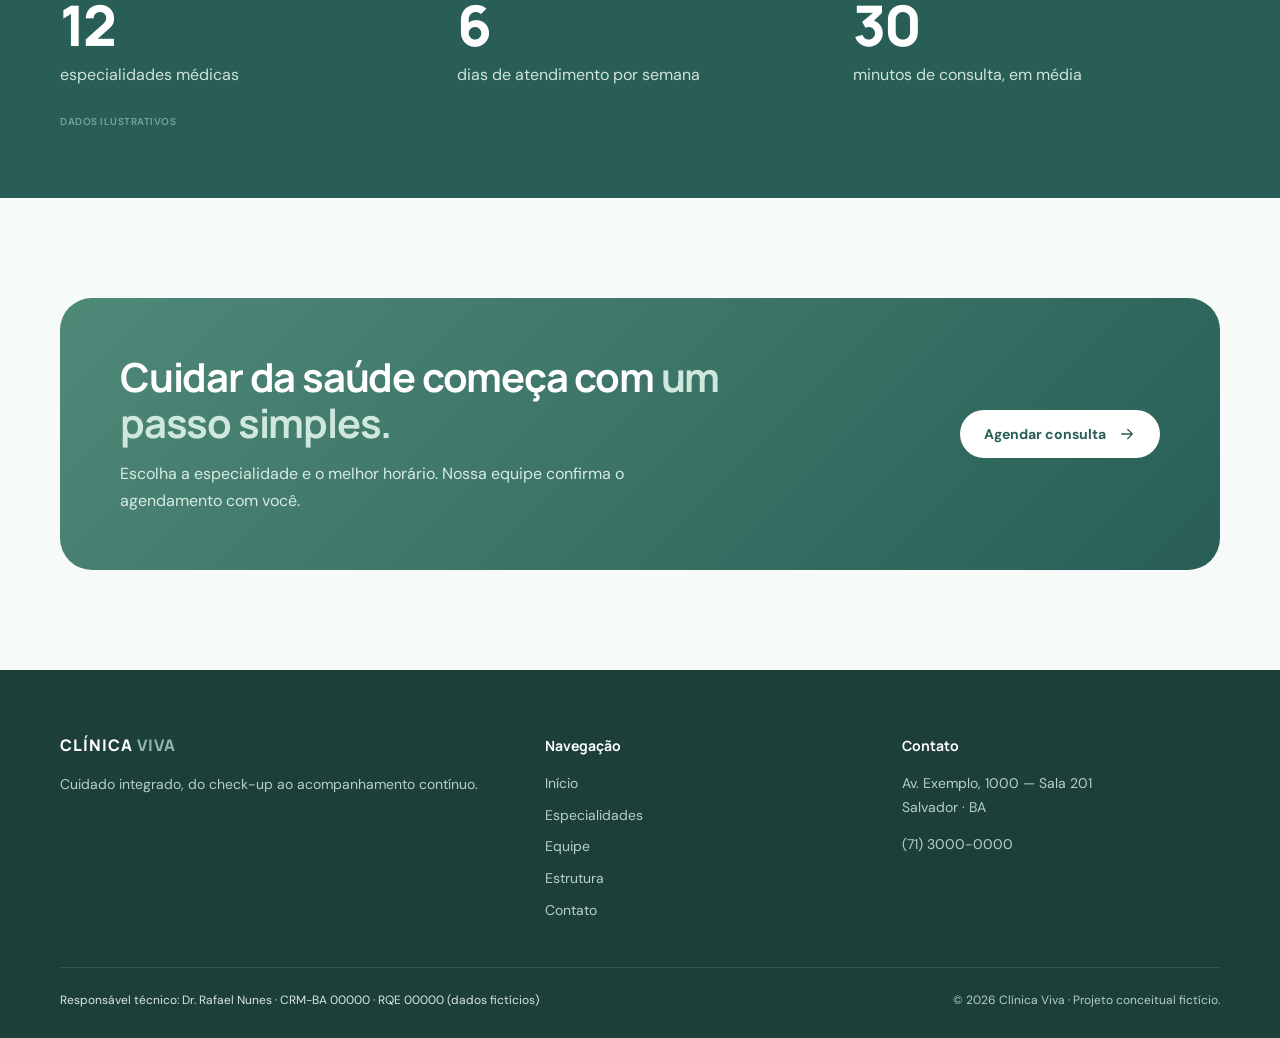
<file: projects/clinica/index.html>
<!doctype html>
<html lang="pt-BR">
<head>
  <meta charset="utf-8">
  <meta name="viewport" content="width=device-width, initial-scale=1">
  <meta name="robots" content="noindex">
  <title>Clínica Viva | Saúde e bem-estar</title>
  <meta name="description" content="Projeto conceitual de site institucional para clínica.">
  <link rel="icon" href="../../favicon.svg" type="image/svg+xml">
  <link rel="stylesheet" href="../../fonts/fonts.css">
  <link rel="stylesheet" href="../../projects/demo.css">
  <link rel="stylesheet" href="clinica.css">
</head>
<body class="cv" data-demo="Clínica Viva">
  <div class="demo-bar"><span data-i18n="demoBar">Projeto conceitual fictício · <b>Eduardo Lucas Web Development</b></span><div><button class="demo-lang" type="button" data-lang-toggle>EN</button><a href="../../index.html#work" data-i18n="demoBack">← Voltar ao portfólio</a></div></div>
  <header class="cv-header">
    <div class="cv-container cv-nav">
      <a class="cv-logo" href="index.html">CLÍNICA <span>VIVA</span></a>
      <button class="cv-menu" type="button" data-menu-toggle aria-expanded="false" aria-label="Abrir menu" data-i18n-attr="aria-label:demoMenu"><span></span><span></span></button>
      <nav class="cv-links" data-nav><a href="index.html" aria-current="page" data-i18n="navHome">Início</a><a href="especialidades.html" data-i18n="navSpecialties">Especialidades</a><a href="equipe.html" data-i18n="navTeam">Equipe</a><a href="estrutura.html" data-i18n="navFacilities">Estrutura</a><a href="contato.html" data-i18n="navContact">Contato</a><a class="cv-btn cv-btn-sm" href="contato.html"><span data-i18n="navBook">Agendar consulta</span></a></nav>
    </div>
  </header>
  <main>
    <section class="cv-hero">
      <div class="cv-container cv-hero-grid">
        <div>
          <span class="cv-eyebrow" data-i18n="heroEyebrow">CUIDADO EM CADA DETALHE</span>
          <h1 data-i18n="heroTitle">Saúde e bem&#8209;estar <em>em um só lugar.</em></h1>
          <p class="cv-lead" data-i18n="heroLead">Consultas, exames e acompanhamento com uma equipe multidisciplinar, em um ambiente acolhedor e acessível.</p>
          <div class="cv-actions"><a class="cv-btn" href="contato.html"><span data-i18n="heroCta">Agendar consulta</span> <svg class="icon" viewBox="0 0 24 24" fill="none" stroke="currentColor" stroke-width="1.7" stroke-linecap="round" stroke-linejoin="round" aria-hidden="true"><path d="M5 12h14M13 6l6 6-6 6"/></svg></a><a class="cv-link" href="especialidades.html"><span data-i18n="heroSecondary">Ver especialidades</span></a></div>
        </div>
        <div class="cv-hero-art" aria-hidden="true">
          <div class="cv-arch"></div><div class="cv-arch cv-arch-2"></div>
          <div class="cv-float cv-float-1"><div class="cv-float-icon"><svg class="icon" viewBox="0 0 24 24" fill="none" stroke="currentColor" stroke-width="1.7" stroke-linecap="round" stroke-linejoin="round" aria-hidden="true"><rect x="3" y="5" width="18" height="16" rx="2"/><path d="M3 10h18M8 3v4M16 3v4"/></svg></div><div><small data-i18n="heroCardLabel">Próximo horário disponível</small><strong data-i18n="heroCardValue">Hoje, 14:30 · Clínica geral</strong></div></div>
          <div class="cv-float cv-float-2"><div class="cv-float-icon cv-ok"><svg class="icon" viewBox="0 0 24 24" fill="none" stroke="currentColor" stroke-width="1.7" stroke-linecap="round" stroke-linejoin="round" aria-hidden="true"><path d="M5 12l5 5L20 7"/></svg></div><strong data-i18n="heroBadge">Coleta de exames no local</strong></div>
        </div>
      </div>
    </section>
    <section class="cv-highlights"><div class="cv-container cv-hl-grid"><article data-reveal><div class="cv-hl-icon"><svg class="icon" viewBox="0 0 24 24" fill="none" stroke="currentColor" stroke-width="1.7" stroke-linecap="round" stroke-linejoin="round" aria-hidden="true"><path d="M12 20s-7-4.5-7-10a4 4 0 0 1 7-2.6A4 4 0 0 1 19 10c0 5.5-7 10-7 10z"/></svg></div><h3 data-i18n="hl1Title">Atendimento humanizado</h3><p data-i18n="hl1Text">Consultas sem pressa e escuta atenta em cada etapa do cuidado.</p></article><article data-reveal><div class="cv-hl-icon"><svg class="icon" viewBox="0 0 24 24" fill="none" stroke="currentColor" stroke-width="1.7" stroke-linecap="round" stroke-linejoin="round" aria-hidden="true"><rect x="3" y="5" width="18" height="16" rx="2"/><path d="M3 10h18M8 3v4M16 3v4"/></svg></div><h3 data-i18n="hl2Title">Agendamento simples</h3><p data-i18n="hl2Text">Marque pelo WhatsApp ou pelo site, sem esperar na linha.</p></article><article data-reveal><div class="cv-hl-icon"><svg class="icon" viewBox="0 0 24 24" fill="none" stroke="currentColor" stroke-width="1.7" stroke-linecap="round" stroke-linejoin="round" aria-hidden="true"><path d="M9 3h6M10 3v6l-5 9a2 2 0 0 0 2 3h10a2 2 0 0 0 2-3l-5-9V3"/></svg></div><h3 data-i18n="hl3Title">Exames no local</h3><p data-i18n="hl3Text">Coleta laboratorial e ultrassonografia na própria clínica.</p></article></div></section>
    <section class="cv-section">
      <div class="cv-container">
        <div class="cv-section-head"><span class="cv-eyebrow" data-i18n="featEyebrow">ESPECIALIDADES</span><h2 data-i18n="featTitle">Cuidado completo para <em>toda a família.</em></h2></div>
        <div class="cv-spec-grid cv-spec-grid-4"><a class="cv-spec" href="especialidades.html" data-reveal><div class="cv-spec-icon"><svg class="icon" viewBox="0 0 24 24" fill="none" stroke="currentColor" stroke-width="1.7" stroke-linecap="round" stroke-linejoin="round" aria-hidden="true"><path d="M12 5v14M5 12h14"/></svg></div><h3 data-i18n="sp1">Clínica geral</h3><p data-i18n="sp1d">Avaliação completa, check-up e encaminhamento quando necessário.</p></a><a class="cv-spec" href="especialidades.html" data-reveal><div class="cv-spec-icon"><svg class="icon" viewBox="0 0 24 24" fill="none" stroke="currentColor" stroke-width="1.7" stroke-linecap="round" stroke-linejoin="round" aria-hidden="true"><path d="M12 20s-7-4.5-7-10a4 4 0 0 1 7-2.6A4 4 0 0 1 19 10c0 5.5-7 10-7 10z"/></svg></div><h3 data-i18n="sp2">Cardiologia</h3><p data-i18n="sp2d">Prevenção, diagnóstico e acompanhamento da saúde do coração.</p></a><a class="cv-spec" href="especialidades.html" data-reveal><div class="cv-spec-icon"><svg class="icon" viewBox="0 0 24 24" fill="none" stroke="currentColor" stroke-width="1.7" stroke-linecap="round" stroke-linejoin="round" aria-hidden="true"><path d="M12 3v4M12 17v4M3 12h4M17 12h4M6 6l2.5 2.5M15.5 15.5 18 18M18 6l-2.5 2.5M8.5 15.5 6 18"/></svg></div><h3 data-i18n="sp3">Dermatologia</h3><p data-i18n="sp3d">Cuidados com a pele, cabelos e unhas, do clínico ao preventivo.</p></a><a class="cv-spec" href="especialidades.html" data-reveal><div class="cv-spec-icon"><svg class="icon" viewBox="0 0 24 24" fill="none" stroke="currentColor" stroke-width="1.7" stroke-linecap="round" stroke-linejoin="round" aria-hidden="true"><circle cx="12" cy="12" r="8"/><path d="M9 14s1 1.5 3 1.5 3-1.5 3-1.5M9 10h.01M15 10h.01"/></svg></div><h3 data-i18n="sp4">Pediatria</h3><p data-i18n="sp4d">Acompanhamento do crescimento e da saúde de bebês, crianças e adolescentes.</p></a></div>
        <a class="cv-link cv-more" href="especialidades.html"><span data-i18n="featAll">Ver todas as especialidades</span> →</a>
      </div>
    </section>
    <section class="cv-stats"><div class="cv-container"><div class="cv-stats-grid"><div><b>12</b><span data-i18n="stat1">especialidades médicas</span></div><div><b>6</b><span data-i18n="stat2">dias de atendimento por semana</span></div><div><b>30</b><span data-i18n="stat3">minutos de consulta, em média</span></div></div><span class="demo-tag" data-i18n="demoFictional">Dados ilustrativos</span></div></section>
    <section class="cv-section">
      <div class="cv-container cv-cta" data-reveal>
        <div><h2 data-i18n="ctaTitle">Cuidar da saúde começa com <em>um passo simples.</em></h2><p data-i18n="ctaText">Escolha a especialidade e o melhor horário. Nossa equipe confirma o agendamento com você.</p></div>
        <a class="cv-btn cv-btn-light" href="contato.html"><span data-i18n="navBook">Agendar consulta</span> <svg class="icon" viewBox="0 0 24 24" fill="none" stroke="currentColor" stroke-width="1.7" stroke-linecap="round" stroke-linejoin="round" aria-hidden="true"><path d="M5 12h14M13 6l6 6-6 6"/></svg></a>
      </div>
    </section>
  </main>
  <footer class="cv-footer">
    <div class="cv-container cv-footer-grid">
      <div><a class="cv-logo" href="index.html">CLÍNICA <span>VIVA</span></a><p data-i18n="footerAbout">Cuidado integrado, do check-up ao acompanhamento contínuo.</p></div>
      <div><h4 data-i18n="footerNav">Navegação</h4><nav><a href="index.html" data-i18n="navHome">Início</a><a href="especialidades.html" data-i18n="navSpecialties">Especialidades</a><a href="equipe.html" data-i18n="navTeam">Equipe</a><a href="estrutura.html" data-i18n="navFacilities">Estrutura</a><a href="contato.html" data-i18n="navContact">Contato</a></nav></div>
      <div><h4 data-i18n="footerContact">Contato</h4><p><span data-i18n="addr">Av. Exemplo, 1000 — Sala 201<br>Salvador · BA</span></p><p>(71) 3000-0000</p></div>
    </div>
    <div class="cv-container cv-footer-bottom">
      <p class="cv-rt" data-i18n="footerRT">Responsável técnico: Dr. Rafael Nunes · CRM-BA 00000 · RQE 00000 (dados fictícios)</p>
      <p>© <span data-year></span> <span data-i18n="footerRights">Clínica Viva · Projeto conceitual fictício.</span></p>
    </div>
  </footer>
  <script src="../../i18n.js"></script>
  <script src="../../config.js"></script>
  <script src="../../projects/demo.js"></script>
  <script src="i18n.js"></script>
</body>
</html>
</file>
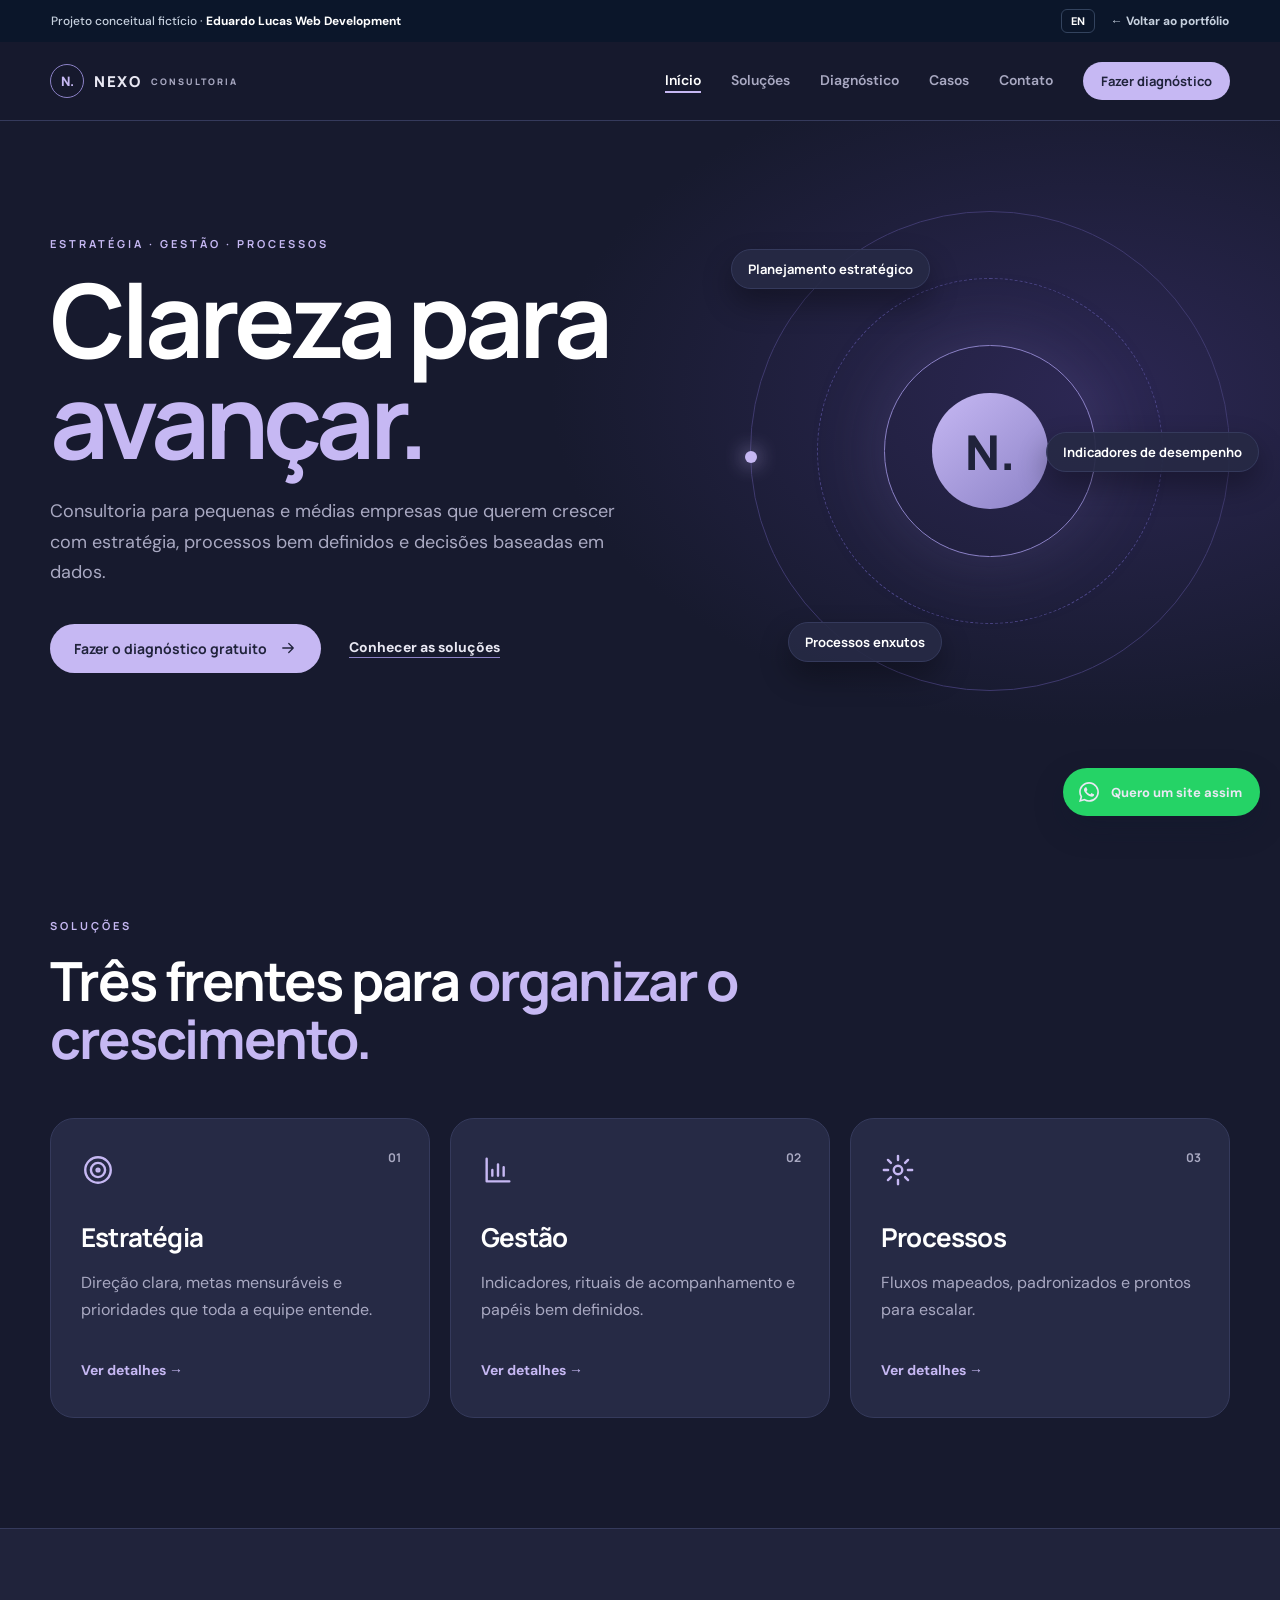
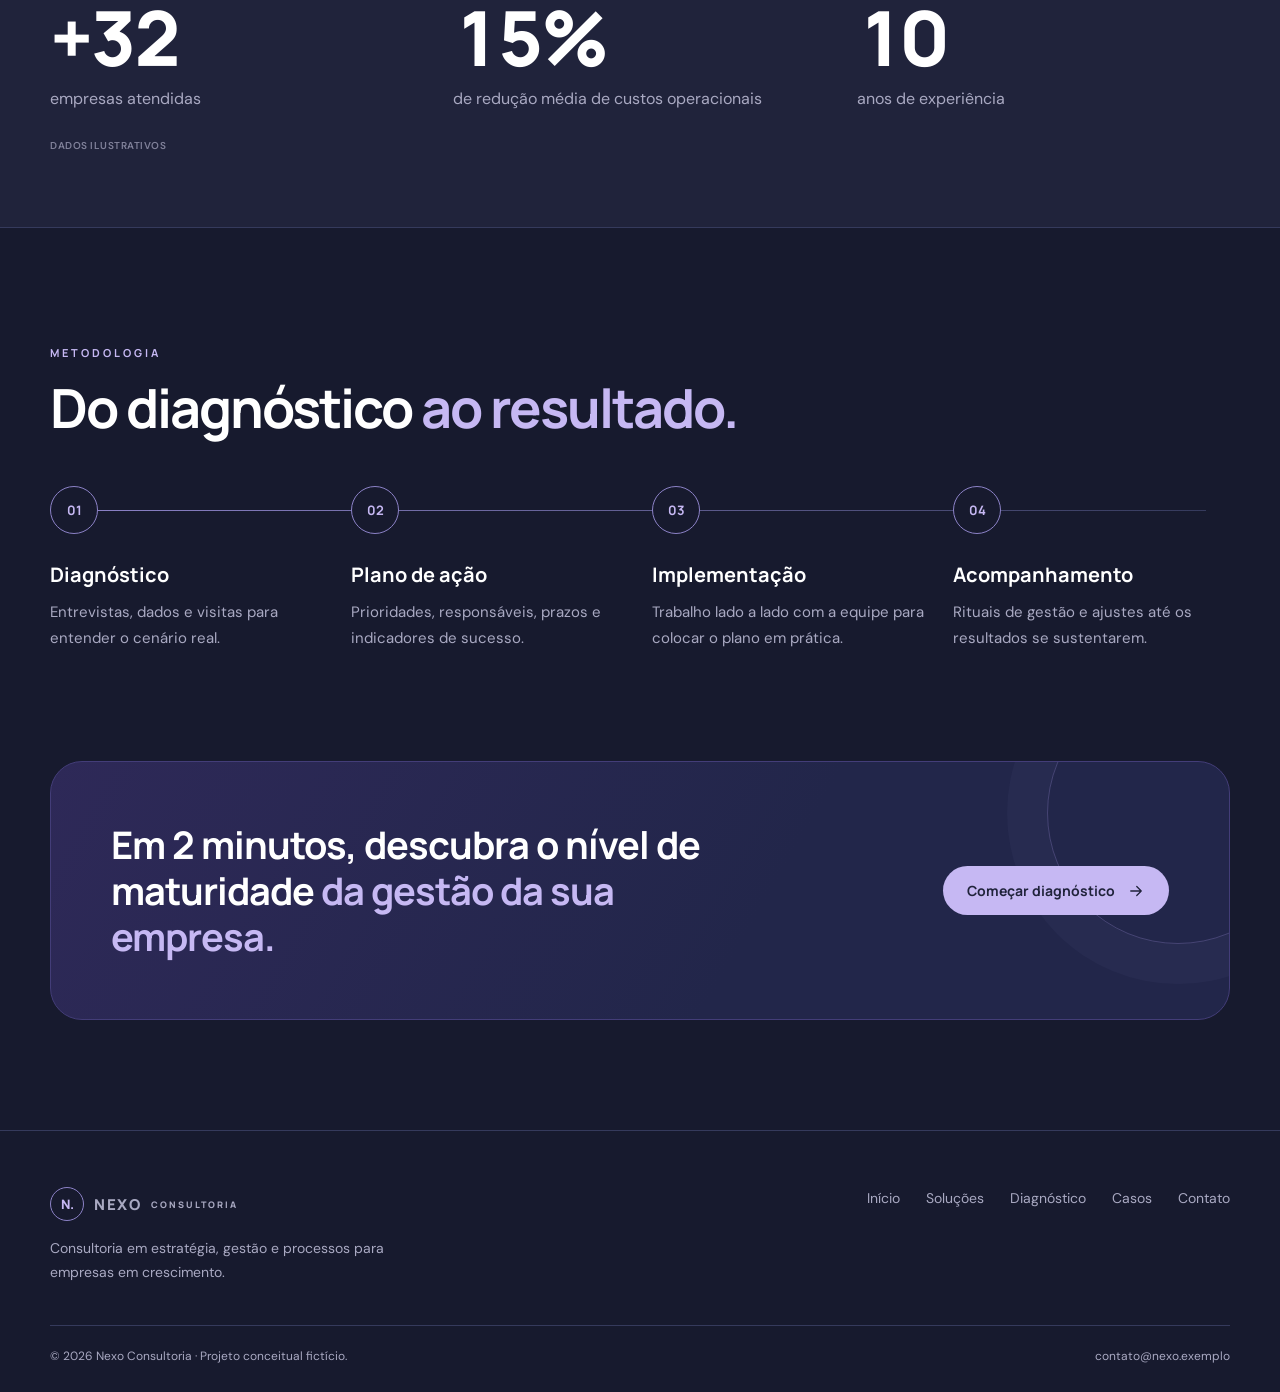
<file: projects/consultoria/index.html>
<!doctype html>
<html lang="pt-BR">
<head>
  <meta charset="utf-8">
  <meta name="viewport" content="width=device-width, initial-scale=1">
  <meta name="robots" content="noindex">
  <title>Nexo Consultoria | Clareza para avançar</title>
  <meta name="description" content="Projeto conceitual de site personalizado para consultoria empresarial.">
  <link rel="icon" href="../../favicon.svg" type="image/svg+xml">
  <link rel="stylesheet" href="../../fonts/fonts.css">
  <link rel="stylesheet" href="../../projects/demo.css">
  <link rel="stylesheet" href="consultoria.css">
</head>
<body class="nx" data-demo="Nexo Consultoria">
  <div class="demo-bar"><span data-i18n="demoBar">Projeto conceitual fictício · <b>Eduardo Lucas Web Development</b></span><div><button class="demo-lang" type="button" data-lang-toggle>EN</button><a href="../../index.html#work" data-i18n="demoBack">← Voltar ao portfólio</a></div></div>
  <header class="nx-header">
    <div class="nx-container nx-nav">
      <a class="nx-logo" href="index.html"><span class="nx-mark">N.</span>NEXO <small>CONSULTORIA</small></a>
      <button class="nx-menu" type="button" data-menu-toggle aria-expanded="false" aria-label="Abrir menu" data-i18n-attr="aria-label:demoMenu"><span></span><span></span></button>
      <nav class="nx-links" data-nav><a href="index.html" aria-current="page" data-i18n="navHome">Início</a><a href="solucoes.html" data-i18n="navSolutions">Soluções</a><a href="diagnostico.html" data-i18n="navQuiz">Diagnóstico</a><a href="casos.html" data-i18n="navCases">Casos</a><a href="contato.html" data-i18n="navContact">Contato</a><a class="nx-btn nx-btn-sm" href="diagnostico.html"><span data-i18n="navCta">Fazer diagnóstico</span></a></nav>
    </div>
  </header>
  <main>
    <section class="nx-hero">
      <div class="nx-container nx-hero-grid">
        <div class="nx-hero-copy">
          <span class="nx-eyebrow nx-in" style="--d:0ms" data-i18n="heroEyebrow">ESTRATÉGIA · GESTÃO · PROCESSOS</span>
          <h1 class="nx-in" style="--d:120ms" data-i18n="heroTitle">Clareza para <em>avançar.</em></h1>
          <p class="nx-lead nx-in" style="--d:240ms" data-i18n="heroLead">Consultoria para pequenas e médias empresas que querem crescer com estratégia, processos bem definidos e decisões baseadas em dados.</p>
          <div class="nx-actions nx-in" style="--d:360ms"><a class="nx-btn" href="diagnostico.html"><span data-i18n="heroCta">Fazer o diagnóstico gratuito</span> <svg class="icon" viewBox="0 0 24 24" fill="none" stroke="currentColor" stroke-width="1.7" stroke-linecap="round" stroke-linejoin="round" aria-hidden="true"><path d="M5 12h14M13 6l6 6-6 6"/></svg></a><a class="nx-link" href="solucoes.html"><span data-i18n="heroSecondary">Conhecer as soluções</span></a></div>
        </div>
        <div class="nx-orbit" aria-hidden="true">
          <div class="nx-ring nx-ring-1"></div><div class="nx-ring nx-ring-2"></div><div class="nx-ring nx-ring-3"></div>
          <div class="nx-core">N.</div>
          <span class="nx-chip nx-chip-1"><span data-i18n="chip1">Planejamento estratégico</span></span>
          <span class="nx-chip nx-chip-2"><span data-i18n="chip2">Indicadores de desempenho</span></span>
          <span class="nx-chip nx-chip-3"><span data-i18n="chip3">Processos enxutos</span></span>
        </div>
      </div>
    </section>
    <section class="nx-section">
      <div class="nx-container">
        <div class="nx-head"><span class="nx-eyebrow" data-i18n="solEyebrow">SOLUÇÕES</span><h2 data-i18n="solTitle">Três frentes para <em>organizar o crescimento.</em></h2></div>
        <div class="nx-sol-grid"><a class="nx-sol" href="solucoes.html#estrategia" data-reveal style="--d:0ms"><span class="nx-sol-num">01</span><svg class="icon" viewBox="0 0 24 24" fill="none" stroke="currentColor" stroke-width="1.7" stroke-linecap="round" stroke-linejoin="round" aria-hidden="true"><circle cx="12" cy="12" r="9"/><circle cx="12" cy="12" r="5"/><circle cx="12" cy="12" r="1"/></svg><h3 data-i18n="s1">Estratégia</h3><p data-i18n="s1d">Direção clara, metas mensuráveis e prioridades que toda a equipe entende.</p><span class="nx-sol-more"><span data-i18n="solMore">Ver detalhes</span> →</span></a><a class="nx-sol" href="solucoes.html#gestao" data-reveal style="--d:90ms"><span class="nx-sol-num">02</span><svg class="icon" viewBox="0 0 24 24" fill="none" stroke="currentColor" stroke-width="1.7" stroke-linecap="round" stroke-linejoin="round" aria-hidden="true"><path d="M4 20V4M4 20h16M8 16v-4M12 16V8M16 16v-6"/></svg><h3 data-i18n="s2">Gestão</h3><p data-i18n="s2d">Indicadores, rituais de acompanhamento e papéis bem definidos.</p><span class="nx-sol-more"><span data-i18n="solMore">Ver detalhes</span> →</span></a><a class="nx-sol" href="solucoes.html#processos" data-reveal style="--d:180ms"><span class="nx-sol-num">03</span><svg class="icon" viewBox="0 0 24 24" fill="none" stroke="currentColor" stroke-width="1.7" stroke-linecap="round" stroke-linejoin="round" aria-hidden="true"><circle cx="12" cy="12" r="3"/><path d="M12 2v3M12 19v3M2 12h3M19 12h3M4.9 4.9 7 7M17 17l2.1 2.1M4.9 19.1 7 17M17 7l2.1-2.1"/></svg><h3 data-i18n="s3">Processos</h3><p data-i18n="s3d">Fluxos mapeados, padronizados e prontos para escalar.</p><span class="nx-sol-more"><span data-i18n="solMore">Ver detalhes</span> →</span></a></div>
      </div>
    </section>
    <section class="nx-metrics">
      <div class="nx-container"><div class="nx-metrics-grid"><div data-reveal><b class="nx-count" data-count="40" data-prefix="+" data-suffix="">+40</b><span data-i18n="m1">empresas atendidas</span></div><div data-reveal><b class="nx-count" data-count="18" data-prefix="" data-suffix="%">18%</b><span data-i18n="m2">de redução média de custos operacionais</span></div><div data-reveal><b class="nx-count" data-count="12" data-prefix="" data-suffix="">12</b><span data-i18n="m3">anos de experiência</span></div></div><span class="demo-tag" data-i18n="demoFictional">Dados ilustrativos</span></div>
    </section>
    <section class="nx-section">
      <div class="nx-container">
        <div class="nx-head"><span class="nx-eyebrow" data-i18n="methEyebrow">METODOLOGIA</span><h2 data-i18n="methTitle">Do diagnóstico <em>ao resultado.</em></h2></div>
        <ol class="nx-timeline"><li data-reveal style="--d:0ms"><span class="nx-dot">01</span><h3 data-i18n="st1">Diagnóstico</h3><p data-i18n="st1d">Entrevistas, dados e visitas para entender o cenário real.</p></li><li data-reveal style="--d:120ms"><span class="nx-dot">02</span><h3 data-i18n="st2">Plano de ação</h3><p data-i18n="st2d">Prioridades, responsáveis, prazos e indicadores de sucesso.</p></li><li data-reveal style="--d:240ms"><span class="nx-dot">03</span><h3 data-i18n="st3">Implementação</h3><p data-i18n="st3d">Trabalho lado a lado com a equipe para colocar o plano em prática.</p></li><li data-reveal style="--d:360ms"><span class="nx-dot">04</span><h3 data-i18n="st4">Acompanhamento</h3><p data-i18n="st4d">Rituais de gestão e ajustes até os resultados se sustentarem.</p></li></ol>
      </div>
    </section>
    <section class="nx-section nx-section-flush">
      <div class="nx-container"><div class="nx-cta" data-reveal><h2 data-i18n="ctaTitle">Em 2 minutos, descubra o nível de maturidade <em>da gestão da sua empresa.</em></h2><a class="nx-btn" href="diagnostico.html"><span data-i18n="ctaBtn">Começar diagnóstico</span> <svg class="icon" viewBox="0 0 24 24" fill="none" stroke="currentColor" stroke-width="1.7" stroke-linecap="round" stroke-linejoin="round" aria-hidden="true"><path d="M5 12h14M13 6l6 6-6 6"/></svg></a></div></div>
    </section>
  </main>
  <footer class="nx-footer">
    <div class="nx-container nx-footer-inner">
      <div><a class="nx-logo" href="index.html"><span class="nx-mark">N.</span>NEXO <small>CONSULTORIA</small></a><p data-i18n="footerAbout">Consultoria em estratégia, gestão e processos para empresas em crescimento.</p></div>
      <nav><a href="index.html" data-i18n="navHome">Início</a><a href="solucoes.html" data-i18n="navSolutions">Soluções</a><a href="diagnostico.html" data-i18n="navQuiz">Diagnóstico</a><a href="casos.html" data-i18n="navCases">Casos</a><a href="contato.html" data-i18n="navContact">Contato</a></nav>
    </div>
    <div class="nx-container nx-footer-bottom"><p>© <span data-year></span> <span data-i18n="footerRights">Nexo Consultoria · Projeto conceitual fictício.</span></p><p>contato@nexo.exemplo</p></div>
  </footer>
  <script src="../../i18n.js"></script>
  <script src="../../config.js"></script>
  <script src="../../projects/demo.js"></script>
  <script src="i18n.js"></script>
  <script src="consultoria.js"></script>
</body>
</html>
</file>
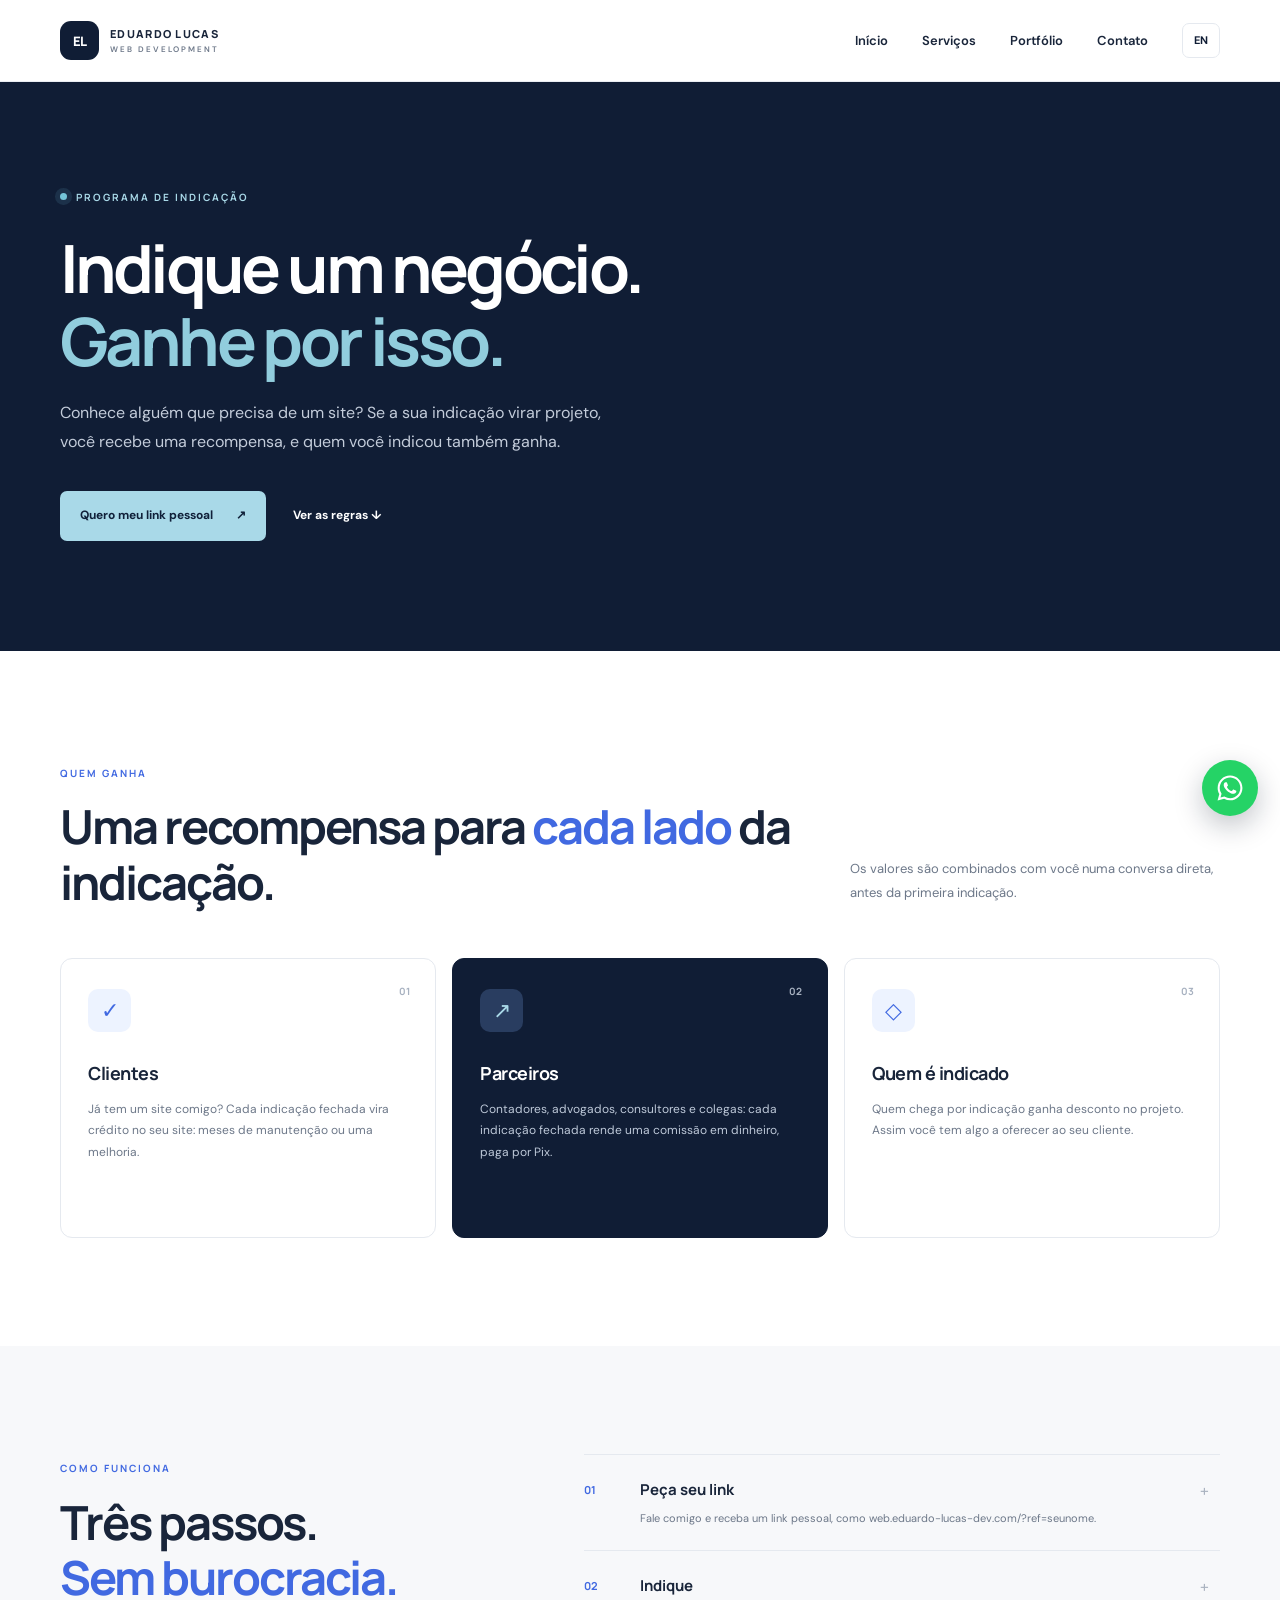
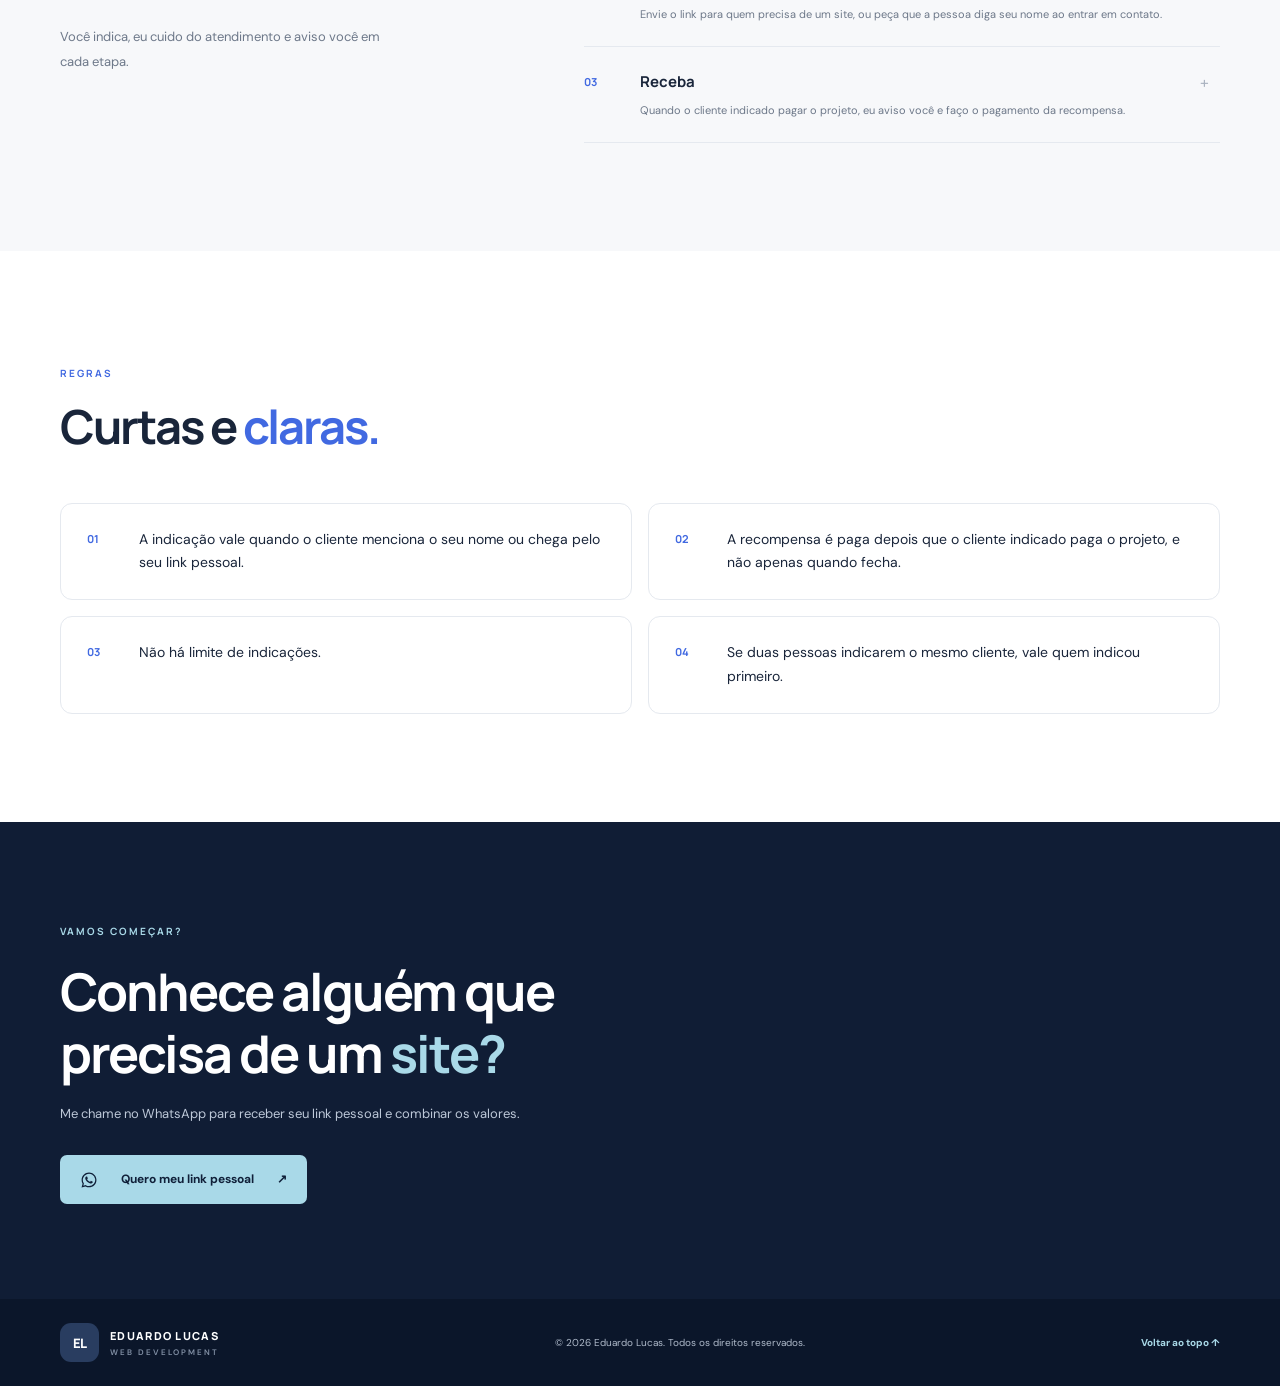
<file: indique.html>
<!doctype html>
<html lang="pt-BR">
<head>
  <meta charset="utf-8">
  <meta name="viewport" content="width=device-width, initial-scale=1">
  <meta name="description" content="Programa de indicação: indique um negócio que precisa de site e seja recompensado quando o projeto fechar.">
  <meta name="theme-color" content="#101d35">
  <title>Indique e ganhe | Eduardo Lucas Web Development</title>
  <link rel="icon" href="favicon.svg" type="image/svg+xml">
  <meta property="og:type" content="website">
  <meta property="og:site_name" content="Eduardo Lucas Web Development">
  <meta property="og:title" content="Indique e ganhe | Eduardo Lucas Web Development">
  <meta property="og:description" content="Indique um negócio que precisa de site e seja recompensado quando o projeto fechar.">
  <link rel="canonical" href="https://web.eduardo-lucas-dev.com/indique">
  <meta property="og:url" content="https://web.eduardo-lucas-dev.com/indique">
  <meta property="og:image" content="https://web.eduardo-lucas-dev.com/og-image.png">
  <meta property="og:image:width" content="1200">
  <meta property="og:image:height" content="630">
  <meta property="og:locale" content="pt_BR">
  <meta property="og:locale:alternate" content="en_US">
  <meta name="twitter:card" content="summary_large_image">
  <link rel="preload" href="fonts/manrope-latin-wght-normal.woff2" as="font" type="font/woff2" crossorigin>
  <link rel="stylesheet" href="fonts/fonts.css">
  <link rel="stylesheet" href="styles.css">
</head>
<body>
  <header class="site-header">
    <nav class="nav container" aria-label="Navegação principal">
      <a class="brand" href="/" aria-label="Eduardo Lucas Web Development">
        <span class="brand-mark">EL</span>
        <span class="brand-name">EDUARDO LUCAS <small>WEB DEVELOPMENT</small></span>
      </a>
      <button class="menu-toggle" aria-label="Abrir menu" data-i18n-attr="aria-label:menuOpen" aria-expanded="false" aria-controls="navLinks">☰</button>
      <div class="nav-links" id="navLinks">
        <a href="/" data-i18n="navHome">Início</a>
        <a href="/#services" data-i18n="navServices">Serviços</a>
        <a href="/#work" data-i18n="navWork">Portfólio</a>
        <a href="/#contact" data-i18n="navContact">Contato</a>
        <button class="lang-toggle" type="button" data-lang-toggle>EN</button>
      </div>
    </nav>
  </header>

  <main>
    <section class="hero ref-hero" id="home">
      <div class="container">
        <span class="eyebrow"><span class="eyebrow-dot"></span><span data-i18n="refEyebrow">PROGRAMA DE INDICAÇÃO</span></span>
        <h1 data-i18n="refTitle">Indique um negócio.<br><em>Ganhe por isso.</em></h1>
        <p class="hero-lead" data-i18n="refLead">Conhece alguém que precisa de um site? Se a sua indicação virar projeto, você recebe uma recompensa, e quem você indicou também ganha.</p>
        <div class="hero-actions">
          <a class="button button-primary" data-whatsapp data-whatsapp-msg="refJoinMsg" href="https://wa.me/5571991182592?text=Ol%C3%A1%2C%20Eduardo%21%20Quero%20participar%20do%20programa%20de%20indica%C3%A7%C3%A3o." target="_blank" rel="noopener"><span data-i18n="refCta">Quero meu link pessoal</span> <span>↗</span></a>
          <a class="text-link" href="#rules"><span data-i18n="refSecondary">Ver as regras</span> <span>↓</span></a>
        </div>
      </div>
    </section>

    <section class="section" id="who">
      <div class="container">
        <div class="section-heading">
          <div><span class="eyebrow" data-i18n="whoEyebrow">QUEM GANHA</span><h2 data-i18n="whoTitle">Uma recompensa para <em>cada lado</em> da indicação.</h2></div>
          <p data-i18n="whoIntro">Os valores são combinados com você numa conversa direta, antes da primeira indicação.</p>
        </div>
        <div class="service-grid">
          <article class="service-card"><span class="service-number">01</span><div class="service-icon">✓</div><h3 data-i18n="who1Title">Clientes</h3><p data-i18n="who1Text">Já tem um site comigo? Cada indicação fechada vira crédito no seu site: meses de manutenção ou uma melhoria.</p></article>
          <article class="service-card featured"><span class="service-number">02</span><div class="service-icon">↗</div><h3 data-i18n="who2Title">Parceiros</h3><p data-i18n="who2Text">Contadores, advogados, consultores e colegas: cada indicação fechada rende uma comissão em dinheiro, paga por Pix.</p></article>
          <article class="service-card"><span class="service-number">03</span><div class="service-icon">◇</div><h3 data-i18n="who3Title">Quem é indicado</h3><p data-i18n="who3Text">Quem chega por indicação ganha desconto no projeto. Assim você tem algo a oferecer ao seu cliente.</p></article>
        </div>
      </div>
    </section>

    <section class="section work-section" id="how">
      <div class="container process-grid">
        <div class="process-intro"><span class="eyebrow" data-i18n="howEyebrow">COMO FUNCIONA</span><h2 data-i18n="howTitle">Três passos.<br><em>Sem burocracia.</em></h2><p data-i18n="howIntro">Você indica, eu cuido do atendimento e aviso você em cada etapa.</p></div>
        <div class="process-list">
          <article><span>01</span><div><h3 data-i18n="how1Title">Peça seu link</h3><p data-i18n="how1Text">Fale comigo e receba um link pessoal, como web.eduardo-lucas-dev.com/?ref=seunome.</p></div><b>+</b></article>
          <article><span>02</span><div><h3 data-i18n="how2Title">Indique</h3><p data-i18n="how2Text">Envie o link para quem precisa de um site, ou peça que a pessoa diga seu nome ao entrar em contato.</p></div><b>+</b></article>
          <article><span>03</span><div><h3 data-i18n="how3Title">Receba</h3><p data-i18n="how3Text">Quando o cliente indicado pagar o projeto, eu aviso você e faço o pagamento da recompensa.</p></div><b>+</b></article>
        </div>
      </div>
    </section>

    <section class="section" id="rules">
      <div class="container">
        <div class="section-heading">
          <div><span class="eyebrow" data-i18n="rulesEyebrow">REGRAS</span><h2 data-i18n="rulesTitle">Curtas e <em>claras.</em></h2></div>
        </div>
        <ol class="rules-grid">
          <li><span>01</span><p data-i18n="rule1">A indicação vale quando o cliente menciona o seu nome ou chega pelo seu link pessoal.</p></li>
          <li><span>02</span><p data-i18n="rule2">A recompensa é paga depois que o cliente indicado paga o projeto, e não apenas quando fecha.</p></li>
          <li><span>03</span><p data-i18n="rule3">Não há limite de indicações.</p></li>
          <li><span>04</span><p data-i18n="rule4">Se duas pessoas indicarem o mesmo cliente, vale quem indicou primeiro.</p></li>
        </ol>
      </div>
    </section>

    <section class="contact-section" id="contact">
      <div class="container">
        <span class="eyebrow light-eyebrow" data-i18n="contactEyebrow">VAMOS COMEÇAR?</span>
        <h2 class="ref-cta-title" data-i18n="refCtaTitle">Conhece alguém que<br>precisa de um <em>site?</em></h2>
        <p class="ref-cta-text" data-i18n="refCtaText">Me chame no WhatsApp para receber seu link pessoal e combinar os valores.</p>
        <a class="button button-primary" data-whatsapp data-whatsapp-msg="refJoinMsg" href="https://wa.me/5571991182592?text=Ol%C3%A1%2C%20Eduardo%21%20Quero%20participar%20do%20programa%20de%20indica%C3%A7%C3%A3o." target="_blank" rel="noopener"><svg aria-hidden="true" viewBox="0 0 24 24"><use href="#icon-whatsapp"/></svg><span data-i18n="refCta">Quero meu link pessoal</span> <span>↗</span></a>
      </div>
    </section>
  </main>

  <footer class="footer"><div class="container footer-inner"><a class="brand footer-brand" href="/"><span class="brand-mark">EL</span><span class="brand-name">EDUARDO LUCAS <small>WEB DEVELOPMENT</small></span></a><span>© <span id="year"></span> Eduardo Lucas. <span data-i18n="footerRights">Todos os direitos reservados.</span></span><a href="#home" class="back-top" data-i18n="backTop">Voltar ao topo ↑</a></div></footer>
  <a class="whatsapp-float" data-whatsapp href="https://wa.me/5571991182592?text=Ol%C3%A1%2C%20vi%20seu%20site%20e%20quero%20um%20or%C3%A7amento" target="_blank" rel="noopener" aria-label="WhatsApp" data-i18n-attr="aria-label:whatsappFloat"><svg aria-hidden="true" viewBox="0 0 24 24"><use href="#icon-whatsapp"/></svg></a>
  <svg width="0" height="0" style="position:absolute" aria-hidden="true"><symbol id="icon-whatsapp" viewBox="0 0 24 24"><path fill="currentColor" d="M12.04 2C6.58 2 2.13 6.45 2.13 11.91c0 1.75.46 3.45 1.32 4.95L2.05 22l5.25-1.38a9.9 9.9 0 0 0 4.74 1.21c5.46 0 9.91-4.45 9.91-9.91S17.5 2 12.04 2Zm0 18.15a8.2 8.2 0 0 1-4.2-1.15l-.3-.18-3.12.82.83-3.04-.2-.31a8.24 8.24 0 1 1 7 3.86Zm4.52-6.16c-.25-.12-1.47-.72-1.69-.81-.23-.08-.39-.12-.56.13-.16.24-.64.8-.78.97-.15.16-.29.18-.54.06a6.7 6.7 0 0 1-1.99-1.23 7.5 7.5 0 0 1-1.38-1.72c-.14-.25 0-.38.11-.5.11-.11.25-.29.37-.43.13-.15.17-.25.25-.42.08-.16.04-.31-.02-.43-.06-.12-.56-1.34-.76-1.84-.2-.48-.41-.42-.56-.42h-.48a.92.92 0 0 0-.67.31c-.23.25-.87.85-.87 2.07 0 1.22.89 2.4 1.01 2.56.12.17 1.75 2.67 4.24 3.74.59.26 1.05.41 1.41.52.59.19 1.13.16 1.56.1.48-.07 1.47-.6 1.67-1.18.21-.58.21-1.07.15-1.18-.06-.1-.23-.16-.48-.29Z"/></symbol></svg>
  <script src="i18n.js"></script>
  <script src="config.js"></script>
  <script src="indique.js"></script>
  <script src="script.js"></script>
</body>
</html>
</file>
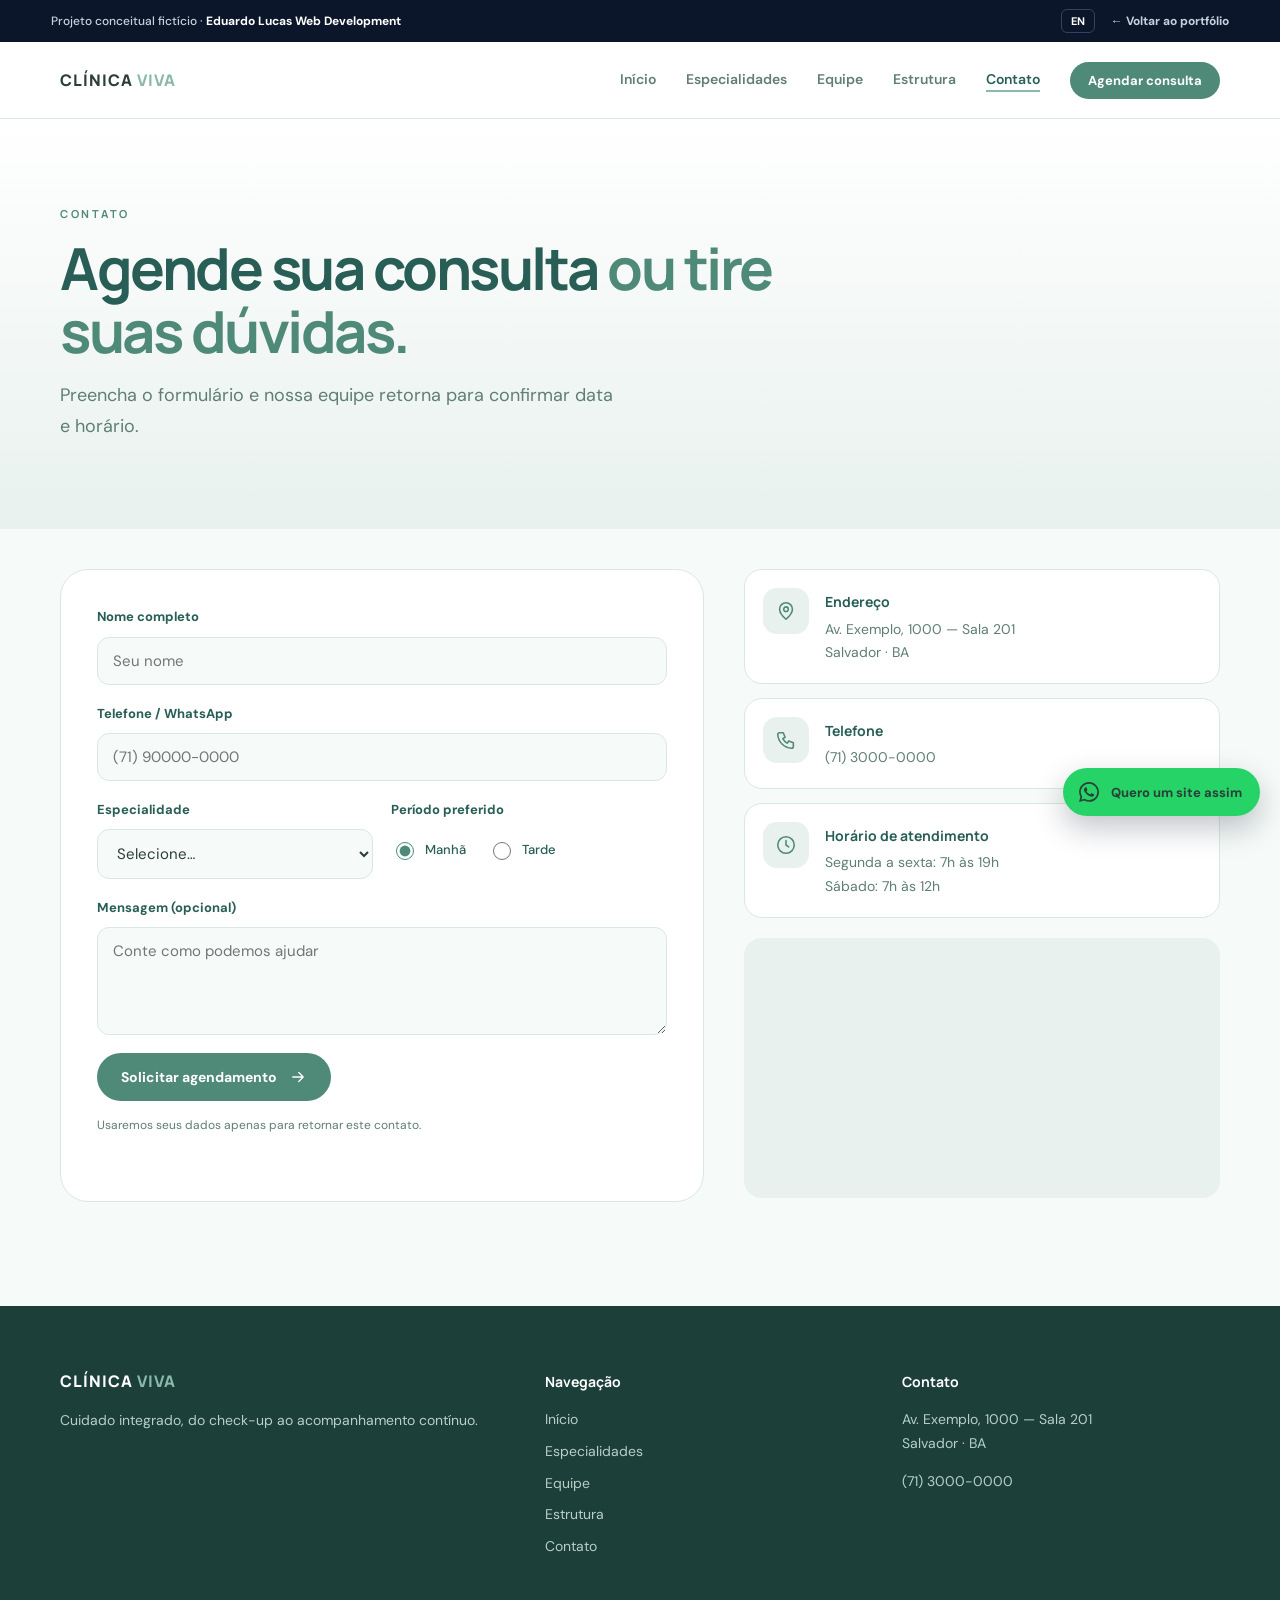
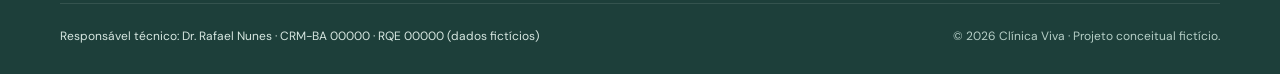
<file: projects/clinica/contato.html>
<!doctype html>
<html lang="pt-BR">
<head>
  <meta charset="utf-8">
  <meta name="viewport" content="width=device-width, initial-scale=1">
  <meta name="robots" content="noindex">
  <title>Clínica Viva | Contato</title>
  <meta name="description" content="Projeto conceitual de site institucional para clínica.">
  <link rel="icon" href="../../favicon.svg" type="image/svg+xml">
  <link rel="stylesheet" href="../../fonts/fonts.css">
  <link rel="stylesheet" href="../../projects/demo.css">
  <link rel="stylesheet" href="clinica.css">
</head>
<body class="cv" data-demo="Clínica Viva">
  <div class="demo-bar"><span data-i18n="demoBar">Projeto conceitual fictício · <b>Eduardo Lucas Web Development</b></span><div><button class="demo-lang" type="button" data-lang-toggle>EN</button><a href="../../index.html#work" data-i18n="demoBack">← Voltar ao portfólio</a></div></div>
  <header class="cv-header">
    <div class="cv-container cv-nav">
      <a class="cv-logo" href="index.html">CLÍNICA <span>VIVA</span></a>
      <button class="cv-menu" type="button" data-menu-toggle aria-expanded="false" aria-label="Abrir menu" data-i18n-attr="aria-label:demoMenu"><span></span><span></span></button>
      <nav class="cv-links" data-nav><a href="index.html" data-i18n="navHome">Início</a><a href="especialidades.html" data-i18n="navSpecialties">Especialidades</a><a href="equipe.html" data-i18n="navTeam">Equipe</a><a href="estrutura.html" data-i18n="navFacilities">Estrutura</a><a href="contato.html" aria-current="page" data-i18n="navContact">Contato</a><a class="cv-btn cv-btn-sm" href="contato.html"><span data-i18n="navBook">Agendar consulta</span></a></nav>
    </div>
  </header>
  <main>
    <section class="cv-page-head">
      <div class="cv-container">
        <span class="cv-eyebrow" data-i18n="contactEyebrow">CONTATO</span>
        <h1 data-i18n="contactTitle">Agende sua consulta <em>ou tire suas dúvidas.</em></h1>
        <p class="cv-lead" data-i18n="contactLead">Preencha o formulário e nossa equipe retorna para confirmar data e horário.</p>
      </div>
    </section>
    <section class="cv-section cv-section-tight">
      <div class="cv-container cv-contact-grid">
        <form class="cv-form" data-demo-form>
          <label><span data-i18n="formName">Nome completo</span><input name="name" required autocomplete="name" placeholder="Seu nome" data-i18n-attr="placeholder:phName"></label>
          <label><span data-i18n="formPhone">Telefone / WhatsApp</span><input name="phone" type="tel" required autocomplete="tel" placeholder="(71) 90000-0000" data-i18n-attr="placeholder:phPhone"></label>
          <div class="cv-form-row">
            <label><span data-i18n="formSpec">Especialidade</span><select name="specialty" required><option value="" data-i18n="formSelect">Selecione…</option><option data-i18n="sp1">Clínica geral</option><option data-i18n="sp2">Cardiologia</option><option data-i18n="sp3">Dermatologia</option><option data-i18n="sp4">Pediatria</option><option data-i18n="sp5">Ginecologia</option><option data-i18n="sp6">Ultrassonografia</option><option data-i18n="sp7">Exames laboratoriais</option><option data-i18n="sp8">Nutrição</option><option data-i18n="sp9">Psicologia</option></select></label>
            <fieldset><legend data-i18n="formPeriod">Período preferido</legend>
              <label class="cv-radio"><input type="radio" name="period" value="morning" checked><span data-i18n="periodMorning">Manhã</span></label>
              <label class="cv-radio"><input type="radio" name="period" value="afternoon"><span data-i18n="periodAfternoon">Tarde</span></label>
            </fieldset>
          </div>
          <label><span data-i18n="formMsg">Mensagem (opcional)</span><textarea name="message" rows="4" placeholder="Conte como podemos ajudar" data-i18n-attr="placeholder:phMsg"></textarea></label>
          <button class="cv-btn" type="submit"><span data-i18n="formSubmit">Solicitar agendamento</span> <svg class="icon" viewBox="0 0 24 24" fill="none" stroke="currentColor" stroke-width="1.7" stroke-linecap="round" stroke-linejoin="round" aria-hidden="true"><path d="M5 12h14M13 6l6 6-6 6"/></svg></button>
          <small data-i18n="formConsent">Usaremos seus dados apenas para retornar este contato.</small>
          <p data-demo-form-msg role="status"></p>
        </form>
        <aside>
          <ul class="cv-info"><li><div class="cv-hl-icon"><svg class="icon" viewBox="0 0 24 24" fill="none" stroke="currentColor" stroke-width="1.7" stroke-linecap="round" stroke-linejoin="round" aria-hidden="true"><path d="M12 21s-7-6.2-7-11a7 7 0 0 1 14 0c0 4.8-7 11-7 11z"/><circle cx="12" cy="10" r="2.5"/></svg></div><div><strong data-i18n="addrLabel">Endereço</strong><p data-i18n="addr">Av. Exemplo, 1000 — Sala 201<br>Salvador · BA</p></div></li><li><div class="cv-hl-icon"><svg class="icon" viewBox="0 0 24 24" fill="none" stroke="currentColor" stroke-width="1.7" stroke-linecap="round" stroke-linejoin="round" aria-hidden="true"><path d="M5 4h4l2 5-2.5 1.5a11 11 0 0 0 5 5L15 13l5 2v4a2 2 0 0 1-2 2A16 16 0 0 1 3 6a2 2 0 0 1 2-2"/></svg></div><div><strong data-i18n="phoneLabel">Telefone</strong><p>(71) 3000-0000</p></div></li><li><div class="cv-hl-icon"><svg class="icon" viewBox="0 0 24 24" fill="none" stroke="currentColor" stroke-width="1.7" stroke-linecap="round" stroke-linejoin="round" aria-hidden="true"><circle cx="12" cy="12" r="9"/><path d="M12 7v5l3 2"/></svg></div><div><strong data-i18n="hoursLabel">Horário de atendimento</strong><p data-i18n="hours">Segunda a sexta: 7h às 19h<br>Sábado: 7h às 12h</p></div></li></ul>
          <iframe class="cv-map" src="https://maps.google.com/maps?q=Salvador%2C%20Bahia&amp;z=12&amp;output=embed" loading="lazy" referrerpolicy="no-referrer-when-downgrade" title="Mapa da localização" data-i18n-attr="title:mapTitle"></iframe>
        </aside>
      </div>
    </section>
  </main>
  <footer class="cv-footer">
    <div class="cv-container cv-footer-grid">
      <div><a class="cv-logo" href="index.html">CLÍNICA <span>VIVA</span></a><p data-i18n="footerAbout">Cuidado integrado, do check-up ao acompanhamento contínuo.</p></div>
      <div><h4 data-i18n="footerNav">Navegação</h4><nav><a href="index.html" data-i18n="navHome">Início</a><a href="especialidades.html" data-i18n="navSpecialties">Especialidades</a><a href="equipe.html" data-i18n="navTeam">Equipe</a><a href="estrutura.html" data-i18n="navFacilities">Estrutura</a><a href="contato.html" data-i18n="navContact">Contato</a></nav></div>
      <div><h4 data-i18n="footerContact">Contato</h4><p><span data-i18n="addr">Av. Exemplo, 1000 — Sala 201<br>Salvador · BA</span></p><p>(71) 3000-0000</p></div>
    </div>
    <div class="cv-container cv-footer-bottom">
      <p class="cv-rt" data-i18n="footerRT">Responsável técnico: Dr. Rafael Nunes · CRM-BA 00000 · RQE 00000 (dados fictícios)</p>
      <p>© <span data-year></span> <span data-i18n="footerRights">Clínica Viva · Projeto conceitual fictício.</span></p>
    </div>
  </footer>
  <script src="../../i18n.js"></script>
  <script src="../../config.js"></script>
  <script src="../../projects/demo.js"></script>
  <script src="i18n.js"></script>
</body>
</html>
</file>
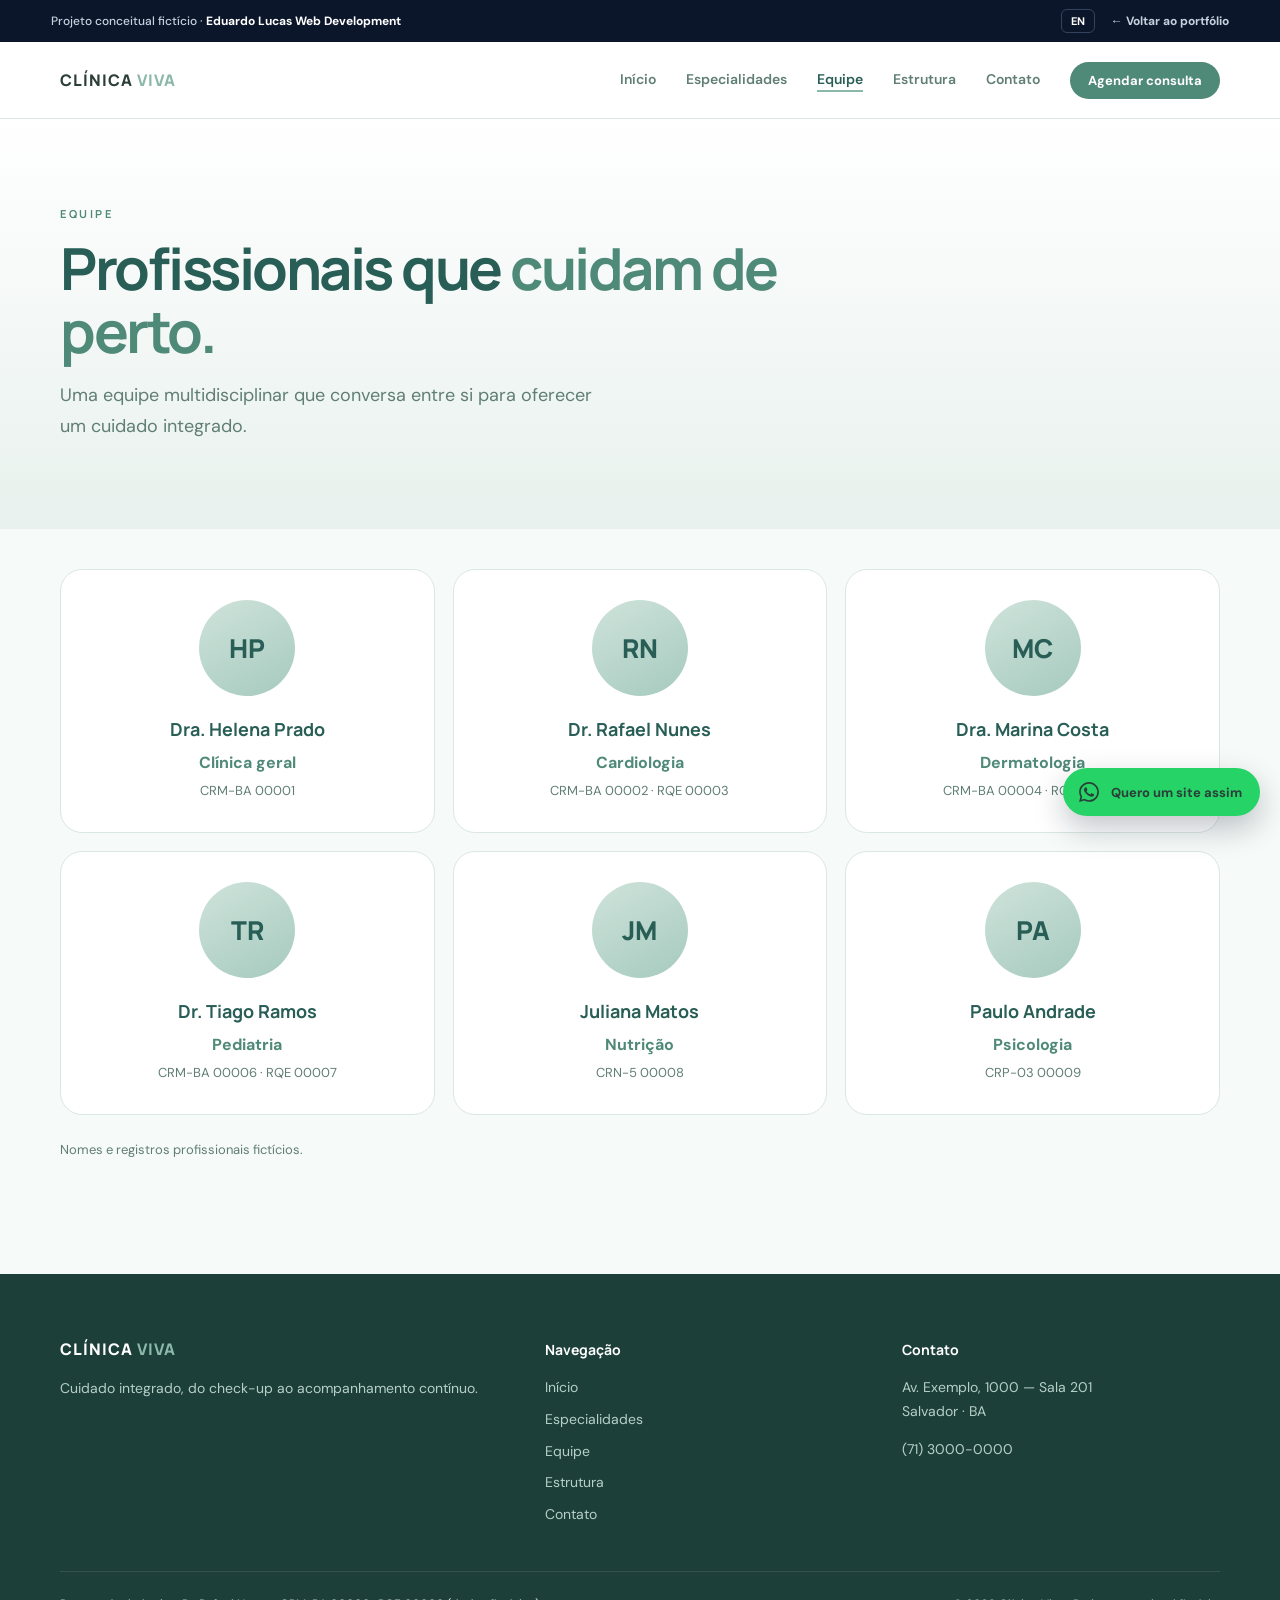
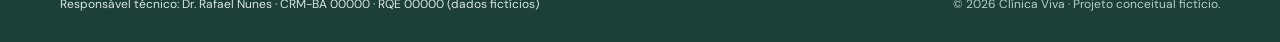
<file: projects/clinica/equipe.html>
<!doctype html>
<html lang="pt-BR">
<head>
  <meta charset="utf-8">
  <meta name="viewport" content="width=device-width, initial-scale=1">
  <meta name="robots" content="noindex">
  <title>Clínica Viva | Equipe</title>
  <meta name="description" content="Projeto conceitual de site institucional para clínica.">
  <link rel="icon" href="../../favicon.svg" type="image/svg+xml">
  <link rel="stylesheet" href="../../fonts/fonts.css">
  <link rel="stylesheet" href="../../projects/demo.css">
  <link rel="stylesheet" href="clinica.css">
</head>
<body class="cv" data-demo="Clínica Viva">
  <div class="demo-bar"><span data-i18n="demoBar">Projeto conceitual fictício · <b>Eduardo Lucas Web Development</b></span><div><button class="demo-lang" type="button" data-lang-toggle>EN</button><a href="../../index.html#work" data-i18n="demoBack">← Voltar ao portfólio</a></div></div>
  <header class="cv-header">
    <div class="cv-container cv-nav">
      <a class="cv-logo" href="index.html">CLÍNICA <span>VIVA</span></a>
      <button class="cv-menu" type="button" data-menu-toggle aria-expanded="false" aria-label="Abrir menu" data-i18n-attr="aria-label:demoMenu"><span></span><span></span></button>
      <nav class="cv-links" data-nav><a href="index.html" data-i18n="navHome">Início</a><a href="especialidades.html" data-i18n="navSpecialties">Especialidades</a><a href="equipe.html" aria-current="page" data-i18n="navTeam">Equipe</a><a href="estrutura.html" data-i18n="navFacilities">Estrutura</a><a href="contato.html" data-i18n="navContact">Contato</a><a class="cv-btn cv-btn-sm" href="contato.html"><span data-i18n="navBook">Agendar consulta</span></a></nav>
    </div>
  </header>
  <main>
    <section class="cv-page-head">
      <div class="cv-container">
        <span class="cv-eyebrow" data-i18n="teamEyebrow">EQUIPE</span>
        <h1 data-i18n="teamTitle">Profissionais que <em>cuidam de perto.</em></h1>
        <p class="cv-lead" data-i18n="teamLead">Uma equipe multidisciplinar que conversa entre si para oferecer um cuidado integrado.</p>
      </div>
    </section>
    <section class="cv-section cv-section-tight">
      <div class="cv-container">
        <div class="cv-team-grid"><article class="cv-member" data-reveal><div class="cv-avatar" aria-hidden="true">HP</div><h3>Dra. Helena Prado</h3><p class="cv-role" data-i18n="sp1">Clínica geral</p><p class="cv-reg">CRM-BA 00001</p></article><article class="cv-member" data-reveal><div class="cv-avatar" aria-hidden="true">RN</div><h3>Dr. Rafael Nunes</h3><p class="cv-role" data-i18n="sp2">Cardiologia</p><p class="cv-reg">CRM-BA 00002 · RQE 00003</p></article><article class="cv-member" data-reveal><div class="cv-avatar" aria-hidden="true">MC</div><h3>Dra. Marina Costa</h3><p class="cv-role" data-i18n="sp3">Dermatologia</p><p class="cv-reg">CRM-BA 00004 · RQE 00005</p></article><article class="cv-member" data-reveal><div class="cv-avatar" aria-hidden="true">TR</div><h3>Dr. Tiago Ramos</h3><p class="cv-role" data-i18n="sp4">Pediatria</p><p class="cv-reg">CRM-BA 00006 · RQE 00007</p></article><article class="cv-member" data-reveal><div class="cv-avatar" aria-hidden="true">JM</div><h3>Juliana Matos</h3><p class="cv-role" data-i18n="sp8">Nutrição</p><p class="cv-reg">CRN-5 00008</p></article><article class="cv-member" data-reveal><div class="cv-avatar" aria-hidden="true">PA</div><h3>Paulo Andrade</h3><p class="cv-role" data-i18n="sp9">Psicologia</p><p class="cv-reg">CRP-03 00009</p></article></div>
        <p class="cv-note" data-i18n="teamNote">Nomes e registros profissionais fictícios.</p>
      </div>
    </section>
  </main>
  <footer class="cv-footer">
    <div class="cv-container cv-footer-grid">
      <div><a class="cv-logo" href="index.html">CLÍNICA <span>VIVA</span></a><p data-i18n="footerAbout">Cuidado integrado, do check-up ao acompanhamento contínuo.</p></div>
      <div><h4 data-i18n="footerNav">Navegação</h4><nav><a href="index.html" data-i18n="navHome">Início</a><a href="especialidades.html" data-i18n="navSpecialties">Especialidades</a><a href="equipe.html" data-i18n="navTeam">Equipe</a><a href="estrutura.html" data-i18n="navFacilities">Estrutura</a><a href="contato.html" data-i18n="navContact">Contato</a></nav></div>
      <div><h4 data-i18n="footerContact">Contato</h4><p><span data-i18n="addr">Av. Exemplo, 1000 — Sala 201<br>Salvador · BA</span></p><p>(71) 3000-0000</p></div>
    </div>
    <div class="cv-container cv-footer-bottom">
      <p class="cv-rt" data-i18n="footerRT">Responsável técnico: Dr. Rafael Nunes · CRM-BA 00000 · RQE 00000 (dados fictícios)</p>
      <p>© <span data-year></span> <span data-i18n="footerRights">Clínica Viva · Projeto conceitual fictício.</span></p>
    </div>
  </footer>
  <script src="../../i18n.js"></script>
  <script src="../../config.js"></script>
  <script src="../../projects/demo.js"></script>
  <script src="i18n.js"></script>
</body>
</html>
</file>
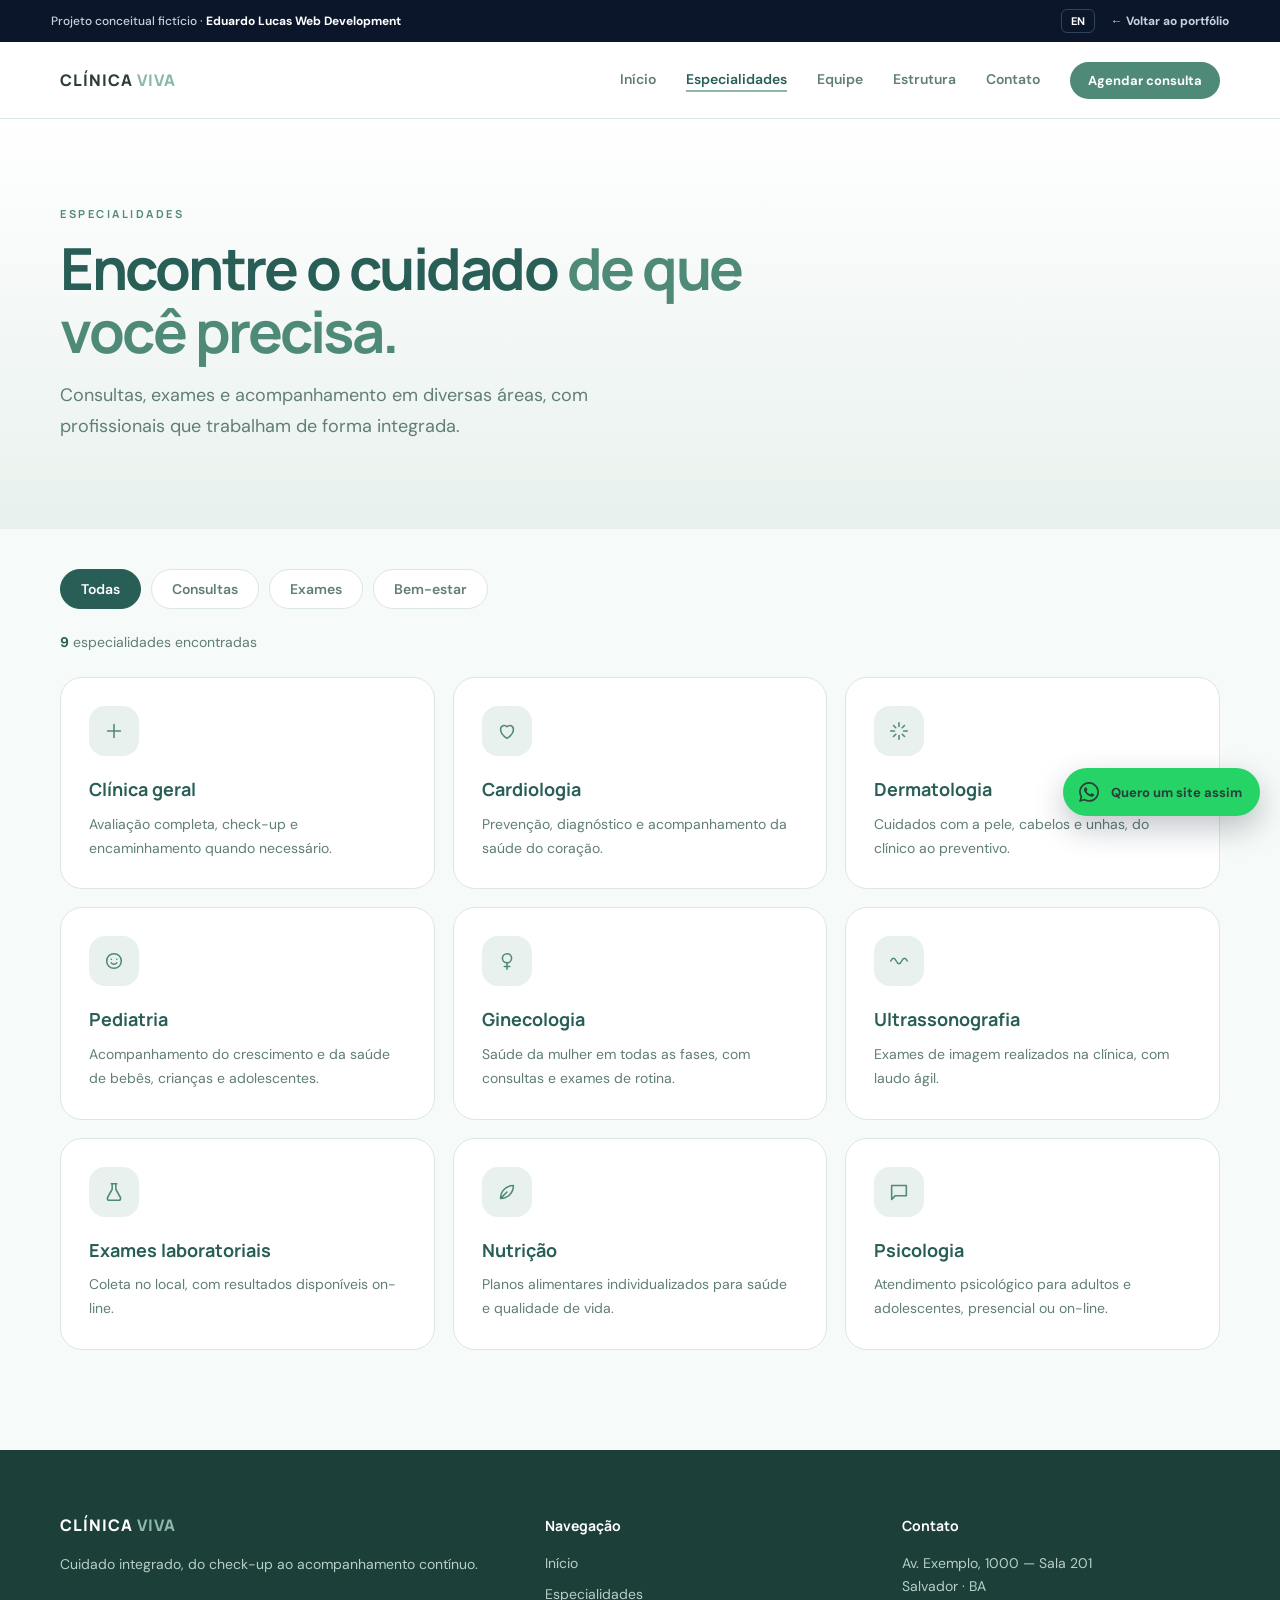
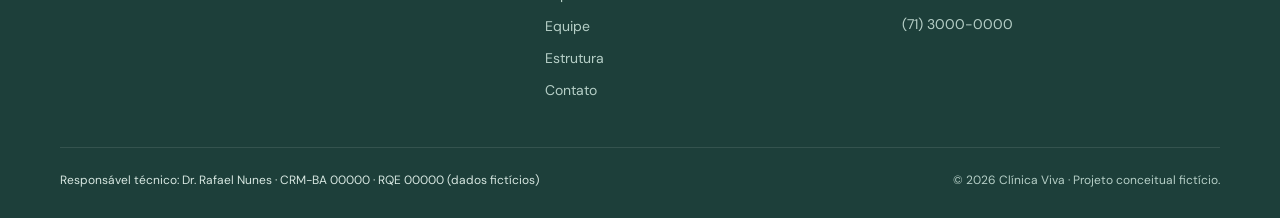
<file: projects/clinica/especialidades.html>
<!doctype html>
<html lang="pt-BR">
<head>
  <meta charset="utf-8">
  <meta name="viewport" content="width=device-width, initial-scale=1">
  <meta name="robots" content="noindex">
  <title>Clínica Viva | Especialidades</title>
  <meta name="description" content="Projeto conceitual de site institucional para clínica.">
  <link rel="icon" href="../../favicon.svg" type="image/svg+xml">
  <link rel="stylesheet" href="../../fonts/fonts.css">
  <link rel="stylesheet" href="../../projects/demo.css">
  <link rel="stylesheet" href="clinica.css">
</head>
<body class="cv" data-demo="Clínica Viva">
  <div class="demo-bar"><span data-i18n="demoBar">Projeto conceitual fictício · <b>Eduardo Lucas Web Development</b></span><div><button class="demo-lang" type="button" data-lang-toggle>EN</button><a href="../../index.html#work" data-i18n="demoBack">← Voltar ao portfólio</a></div></div>
  <header class="cv-header">
    <div class="cv-container cv-nav">
      <a class="cv-logo" href="index.html">CLÍNICA <span>VIVA</span></a>
      <button class="cv-menu" type="button" data-menu-toggle aria-expanded="false" aria-label="Abrir menu" data-i18n-attr="aria-label:demoMenu"><span></span><span></span></button>
      <nav class="cv-links" data-nav><a href="index.html" data-i18n="navHome">Início</a><a href="especialidades.html" aria-current="page" data-i18n="navSpecialties">Especialidades</a><a href="equipe.html" data-i18n="navTeam">Equipe</a><a href="estrutura.html" data-i18n="navFacilities">Estrutura</a><a href="contato.html" data-i18n="navContact">Contato</a><a class="cv-btn cv-btn-sm" href="contato.html"><span data-i18n="navBook">Agendar consulta</span></a></nav>
    </div>
  </header>
  <main>
    <section class="cv-page-head">
      <div class="cv-container">
        <span class="cv-eyebrow" data-i18n="specPageEyebrow">ESPECIALIDADES</span>
        <h1 data-i18n="specPageTitle">Encontre o cuidado <em>de que você precisa.</em></h1>
        <p class="cv-lead" data-i18n="specPageLead">Consultas, exames e acompanhamento em diversas áreas, com profissionais que trabalham de forma integrada.</p>
      </div>
    </section>
    <section class="cv-section cv-section-tight">
      <div class="cv-container">
        <div class="cv-filters" role="group" aria-label="Filtrar especialidades" data-i18n-attr="aria-label:filterLabel"><button type="button" class="cv-chip is-active" data-filter="all" aria-pressed="true" data-i18n="fAll">Todas</button><button type="button" class="cv-chip" data-filter="consult" aria-pressed="false" data-i18n="fConsult">Consultas</button><button type="button" class="cv-chip" data-filter="exam" aria-pressed="false" data-i18n="fExam">Exames</button><button type="button" class="cv-chip" data-filter="well" aria-pressed="false" data-i18n="fWell">Bem-estar</button></div>
        <p class="cv-count" aria-live="polite"><b data-spec-count>9</b> <span data-i18n="specCount">especialidades encontradas</span></p>
        <div class="cv-spec-grid" data-spec-grid><article class="cv-spec" data-category="consult"><div class="cv-spec-icon"><svg class="icon" viewBox="0 0 24 24" fill="none" stroke="currentColor" stroke-width="1.7" stroke-linecap="round" stroke-linejoin="round" aria-hidden="true"><path d="M12 5v14M5 12h14"/></svg></div><h3 data-i18n="sp1">Clínica geral</h3><p data-i18n="sp1d">Avaliação completa, check-up e encaminhamento quando necessário.</p></article><article class="cv-spec" data-category="consult"><div class="cv-spec-icon"><svg class="icon" viewBox="0 0 24 24" fill="none" stroke="currentColor" stroke-width="1.7" stroke-linecap="round" stroke-linejoin="round" aria-hidden="true"><path d="M12 20s-7-4.5-7-10a4 4 0 0 1 7-2.6A4 4 0 0 1 19 10c0 5.5-7 10-7 10z"/></svg></div><h3 data-i18n="sp2">Cardiologia</h3><p data-i18n="sp2d">Prevenção, diagnóstico e acompanhamento da saúde do coração.</p></article><article class="cv-spec" data-category="consult"><div class="cv-spec-icon"><svg class="icon" viewBox="0 0 24 24" fill="none" stroke="currentColor" stroke-width="1.7" stroke-linecap="round" stroke-linejoin="round" aria-hidden="true"><path d="M12 3v4M12 17v4M3 12h4M17 12h4M6 6l2.5 2.5M15.5 15.5 18 18M18 6l-2.5 2.5M8.5 15.5 6 18"/></svg></div><h3 data-i18n="sp3">Dermatologia</h3><p data-i18n="sp3d">Cuidados com a pele, cabelos e unhas, do clínico ao preventivo.</p></article><article class="cv-spec" data-category="consult"><div class="cv-spec-icon"><svg class="icon" viewBox="0 0 24 24" fill="none" stroke="currentColor" stroke-width="1.7" stroke-linecap="round" stroke-linejoin="round" aria-hidden="true"><circle cx="12" cy="12" r="8"/><path d="M9 14s1 1.5 3 1.5 3-1.5 3-1.5M9 10h.01M15 10h.01"/></svg></div><h3 data-i18n="sp4">Pediatria</h3><p data-i18n="sp4d">Acompanhamento do crescimento e da saúde de bebês, crianças e adolescentes.</p></article><article class="cv-spec" data-category="consult"><div class="cv-spec-icon"><svg class="icon" viewBox="0 0 24 24" fill="none" stroke="currentColor" stroke-width="1.7" stroke-linecap="round" stroke-linejoin="round" aria-hidden="true"><circle cx="12" cy="9" r="5"/><path d="M12 14v7M9 18h6"/></svg></div><h3 data-i18n="sp5">Ginecologia</h3><p data-i18n="sp5d">Saúde da mulher em todas as fases, com consultas e exames de rotina.</p></article><article class="cv-spec" data-category="exam"><div class="cv-spec-icon"><svg class="icon" viewBox="0 0 24 24" fill="none" stroke="currentColor" stroke-width="1.7" stroke-linecap="round" stroke-linejoin="round" aria-hidden="true"><path d="M3 12c2-4 4-4 6 0s4 4 6 0 4-4 6 0"/></svg></div><h3 data-i18n="sp6">Ultrassonografia</h3><p data-i18n="sp6d">Exames de imagem realizados na clínica, com laudo ágil.</p></article><article class="cv-spec" data-category="exam"><div class="cv-spec-icon"><svg class="icon" viewBox="0 0 24 24" fill="none" stroke="currentColor" stroke-width="1.7" stroke-linecap="round" stroke-linejoin="round" aria-hidden="true"><path d="M9 3h6M10 3v6l-5 9a2 2 0 0 0 2 3h10a2 2 0 0 0 2-3l-5-9V3"/></svg></div><h3 data-i18n="sp7">Exames laboratoriais</h3><p data-i18n="sp7d">Coleta no local, com resultados disponíveis on-line.</p></article><article class="cv-spec" data-category="well"><div class="cv-spec-icon"><svg class="icon" viewBox="0 0 24 24" fill="none" stroke="currentColor" stroke-width="1.7" stroke-linecap="round" stroke-linejoin="round" aria-hidden="true"><path d="M5 19c0-8 6-14 14-14 0 8-6 14-14 14zM5 19l7-7"/></svg></div><h3 data-i18n="sp8">Nutrição</h3><p data-i18n="sp8d">Planos alimentares individualizados para saúde e qualidade de vida.</p></article><article class="cv-spec" data-category="well"><div class="cv-spec-icon"><svg class="icon" viewBox="0 0 24 24" fill="none" stroke="currentColor" stroke-width="1.7" stroke-linecap="round" stroke-linejoin="round" aria-hidden="true"><path d="M4 5h16v11H8l-4 4z"/></svg></div><h3 data-i18n="sp9">Psicologia</h3><p data-i18n="sp9d">Atendimento psicológico para adultos e adolescentes, presencial ou on-line.</p></article></div>
      </div>
    </section>
  </main>
  <footer class="cv-footer">
    <div class="cv-container cv-footer-grid">
      <div><a class="cv-logo" href="index.html">CLÍNICA <span>VIVA</span></a><p data-i18n="footerAbout">Cuidado integrado, do check-up ao acompanhamento contínuo.</p></div>
      <div><h4 data-i18n="footerNav">Navegação</h4><nav><a href="index.html" data-i18n="navHome">Início</a><a href="especialidades.html" data-i18n="navSpecialties">Especialidades</a><a href="equipe.html" data-i18n="navTeam">Equipe</a><a href="estrutura.html" data-i18n="navFacilities">Estrutura</a><a href="contato.html" data-i18n="navContact">Contato</a></nav></div>
      <div><h4 data-i18n="footerContact">Contato</h4><p><span data-i18n="addr">Av. Exemplo, 1000 — Sala 201<br>Salvador · BA</span></p><p>(71) 3000-0000</p></div>
    </div>
    <div class="cv-container cv-footer-bottom">
      <p class="cv-rt" data-i18n="footerRT">Responsável técnico: Dr. Rafael Nunes · CRM-BA 00000 · RQE 00000 (dados fictícios)</p>
      <p>© <span data-year></span> <span data-i18n="footerRights">Clínica Viva · Projeto conceitual fictício.</span></p>
    </div>
  </footer>
  <script src="../../i18n.js"></script>
  <script src="../../config.js"></script>
  <script src="../../projects/demo.js"></script>
  <script src="i18n.js"></script>
  <script src="clinica.js"></script>
</body>
</html>
</file>
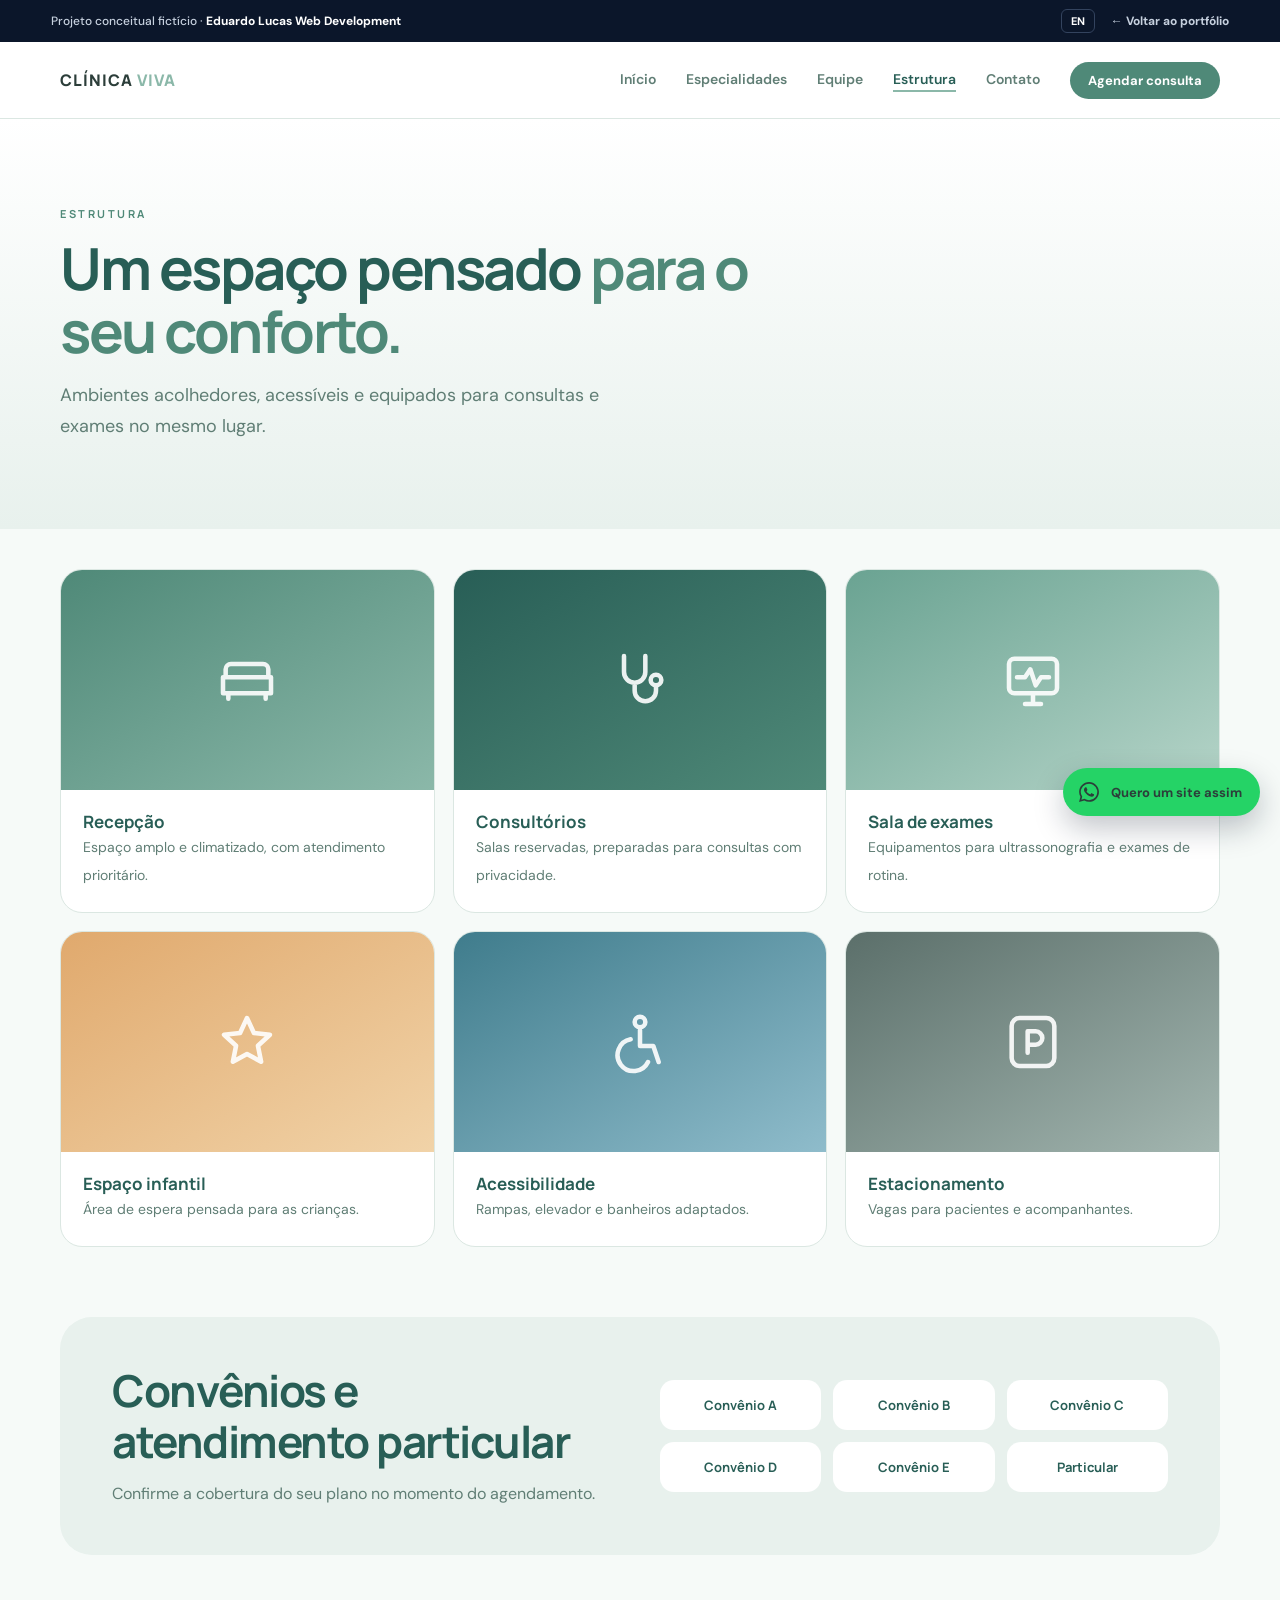
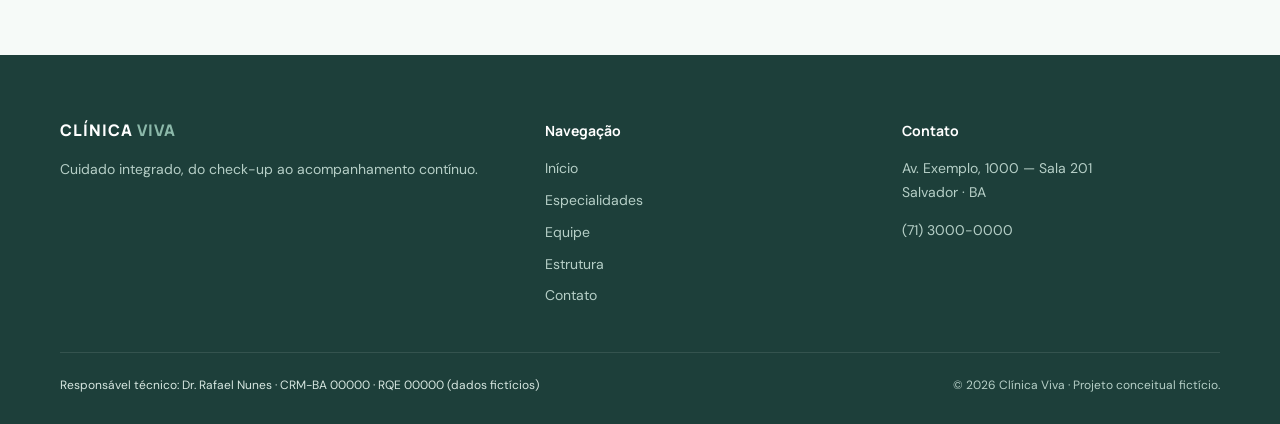
<file: projects/clinica/estrutura.html>
<!doctype html>
<html lang="pt-BR">
<head>
  <meta charset="utf-8">
  <meta name="viewport" content="width=device-width, initial-scale=1">
  <meta name="robots" content="noindex">
  <title>Clínica Viva | Estrutura</title>
  <meta name="description" content="Projeto conceitual de site institucional para clínica.">
  <link rel="icon" href="../../favicon.svg" type="image/svg+xml">
  <link rel="stylesheet" href="../../fonts/fonts.css">
  <link rel="stylesheet" href="../../projects/demo.css">
  <link rel="stylesheet" href="clinica.css">
</head>
<body class="cv" data-demo="Clínica Viva">
  <div class="demo-bar"><span data-i18n="demoBar">Projeto conceitual fictício · <b>Eduardo Lucas Web Development</b></span><div><button class="demo-lang" type="button" data-lang-toggle>EN</button><a href="../../index.html#work" data-i18n="demoBack">← Voltar ao portfólio</a></div></div>
  <header class="cv-header">
    <div class="cv-container cv-nav">
      <a class="cv-logo" href="index.html">CLÍNICA <span>VIVA</span></a>
      <button class="cv-menu" type="button" data-menu-toggle aria-expanded="false" aria-label="Abrir menu" data-i18n-attr="aria-label:demoMenu"><span></span><span></span></button>
      <nav class="cv-links" data-nav><a href="index.html" data-i18n="navHome">Início</a><a href="especialidades.html" data-i18n="navSpecialties">Especialidades</a><a href="equipe.html" data-i18n="navTeam">Equipe</a><a href="estrutura.html" aria-current="page" data-i18n="navFacilities">Estrutura</a><a href="contato.html" data-i18n="navContact">Contato</a><a class="cv-btn cv-btn-sm" href="contato.html"><span data-i18n="navBook">Agendar consulta</span></a></nav>
    </div>
  </header>
  <main>
    <section class="cv-page-head">
      <div class="cv-container">
        <span class="cv-eyebrow" data-i18n="facEyebrow">ESTRUTURA</span>
        <h1 data-i18n="facTitle">Um espaço pensado <em>para o seu conforto.</em></h1>
        <p class="cv-lead" data-i18n="facLead">Ambientes acolhedores, acessíveis e equipados para consultas e exames no mesmo lugar.</p>
      </div>
    </section>
    <section class="cv-section cv-section-tight">
      <div class="cv-container">
        <div class="cv-gallery"><figure class="cv-tile cv-tile-1" data-reveal><button type="button" class="cv-tile-btn" data-lightbox aria-label="Ampliar imagem" data-i18n-attr="aria-label:galleryOpen"><svg class="cv-tile-icon" viewBox="0 0 24 24" fill="none" stroke="currentColor" stroke-width="1.7" stroke-linecap="round" stroke-linejoin="round" aria-hidden="true"><path d="M4 11V8a2 2 0 0 1 2-2h12a2 2 0 0 1 2 2v3M3 11h18v6H3zM5 17v2M19 17v2"/></svg></button><figcaption><strong data-i18n="g1">Recepção</strong><span data-i18n="g1d">Espaço amplo e climatizado, com atendimento prioritário.</span></figcaption></figure><figure class="cv-tile cv-tile-2" data-reveal><button type="button" class="cv-tile-btn" data-lightbox aria-label="Ampliar imagem" data-i18n-attr="aria-label:galleryOpen"><svg class="cv-tile-icon" viewBox="0 0 24 24" fill="none" stroke="currentColor" stroke-width="1.7" stroke-linecap="round" stroke-linejoin="round" aria-hidden="true"><path d="M6 3v6a4 4 0 0 0 8 0V3M10 13v3a4 4 0 0 0 8 0v-2"/><circle cx="18" cy="12" r="2"/></svg></button><figcaption><strong data-i18n="g2">Consultórios</strong><span data-i18n="g2d">Salas reservadas, preparadas para consultas com privacidade.</span></figcaption></figure><figure class="cv-tile cv-tile-3" data-reveal><button type="button" class="cv-tile-btn" data-lightbox aria-label="Ampliar imagem" data-i18n-attr="aria-label:galleryOpen"><svg class="cv-tile-icon" viewBox="0 0 24 24" fill="none" stroke="currentColor" stroke-width="1.7" stroke-linecap="round" stroke-linejoin="round" aria-hidden="true"><rect x="3" y="4" width="18" height="13" rx="2"/><path d="M6 11h3l2-3 2 6 2-3h3M9 21h6M12 17v4"/></svg></button><figcaption><strong data-i18n="g3">Sala de exames</strong><span data-i18n="g3d">Equipamentos para ultrassonografia e exames de rotina.</span></figcaption></figure><figure class="cv-tile cv-tile-4" data-reveal><button type="button" class="cv-tile-btn" data-lightbox aria-label="Ampliar imagem" data-i18n-attr="aria-label:galleryOpen"><svg class="cv-tile-icon" viewBox="0 0 24 24" fill="none" stroke="currentColor" stroke-width="1.7" stroke-linecap="round" stroke-linejoin="round" aria-hidden="true"><path d="M12 3l2.6 5.6 6 .7-4.5 4.1 1.2 6L12 16.5 6.7 19.4l1.2-6L3.4 9.3l6-.7z"/></svg></button><figcaption><strong data-i18n="g4">Espaço infantil</strong><span data-i18n="g4d">Área de espera pensada para as crianças.</span></figcaption></figure><figure class="cv-tile cv-tile-5" data-reveal><button type="button" class="cv-tile-btn" data-lightbox aria-label="Ampliar imagem" data-i18n-attr="aria-label:galleryOpen"><svg class="cv-tile-icon" viewBox="0 0 24 24" fill="none" stroke="currentColor" stroke-width="1.7" stroke-linecap="round" stroke-linejoin="round" aria-hidden="true"><circle cx="12" cy="4.5" r="2"/><path d="M12 7.5v6h5l2 6M8.5 11a6 6 0 1 0 6.5 8.5"/></svg></button><figcaption><strong data-i18n="g5">Acessibilidade</strong><span data-i18n="g5d">Rampas, elevador e banheiros adaptados.</span></figcaption></figure><figure class="cv-tile cv-tile-6" data-reveal><button type="button" class="cv-tile-btn" data-lightbox aria-label="Ampliar imagem" data-i18n-attr="aria-label:galleryOpen"><svg class="cv-tile-icon" viewBox="0 0 24 24" fill="none" stroke="currentColor" stroke-width="1.7" stroke-linecap="round" stroke-linejoin="round" aria-hidden="true"><rect x="4" y="3" width="16" height="18" rx="3"/><path d="M10 16V8h3a2.5 2.5 0 0 1 0 5h-3"/></svg></button><figcaption><strong data-i18n="g6">Estacionamento</strong><span data-i18n="g6d">Vagas para pacientes e acompanhantes.</span></figcaption></figure></div>
        <div class="cv-plans" data-reveal>
          <div><h2 data-i18n="insTitle">Convênios e atendimento particular</h2><p data-i18n="insText">Confirme a cobertura do seu plano no momento do agendamento.</p></div>
          <ul><li>Convênio A</li><li>Convênio B</li><li>Convênio C</li><li>Convênio D</li><li>Convênio E</li><li><span data-i18n="insPrivate">Particular</span></li></ul>
        </div>
      </div>
    </section>
    <dialog class="cv-lightbox" data-lightbox-dialog>
      <button type="button" class="cv-lightbox-close" data-lightbox-close aria-label="Fechar" data-i18n-attr="aria-label:demoClose">×</button>
      <div class="cv-lightbox-body" data-lightbox-body></div>
    </dialog>
  </main>
  <footer class="cv-footer">
    <div class="cv-container cv-footer-grid">
      <div><a class="cv-logo" href="index.html">CLÍNICA <span>VIVA</span></a><p data-i18n="footerAbout">Cuidado integrado, do check-up ao acompanhamento contínuo.</p></div>
      <div><h4 data-i18n="footerNav">Navegação</h4><nav><a href="index.html" data-i18n="navHome">Início</a><a href="especialidades.html" data-i18n="navSpecialties">Especialidades</a><a href="equipe.html" data-i18n="navTeam">Equipe</a><a href="estrutura.html" data-i18n="navFacilities">Estrutura</a><a href="contato.html" data-i18n="navContact">Contato</a></nav></div>
      <div><h4 data-i18n="footerContact">Contato</h4><p><span data-i18n="addr">Av. Exemplo, 1000 — Sala 201<br>Salvador · BA</span></p><p>(71) 3000-0000</p></div>
    </div>
    <div class="cv-container cv-footer-bottom">
      <p class="cv-rt" data-i18n="footerRT">Responsável técnico: Dr. Rafael Nunes · CRM-BA 00000 · RQE 00000 (dados fictícios)</p>
      <p>© <span data-year></span> <span data-i18n="footerRights">Clínica Viva · Projeto conceitual fictício.</span></p>
    </div>
  </footer>
  <script src="../../i18n.js"></script>
  <script src="../../config.js"></script>
  <script src="../../projects/demo.js"></script>
  <script src="i18n.js"></script>
  <script src="clinica.js"></script>
</body>
</html>
</file>
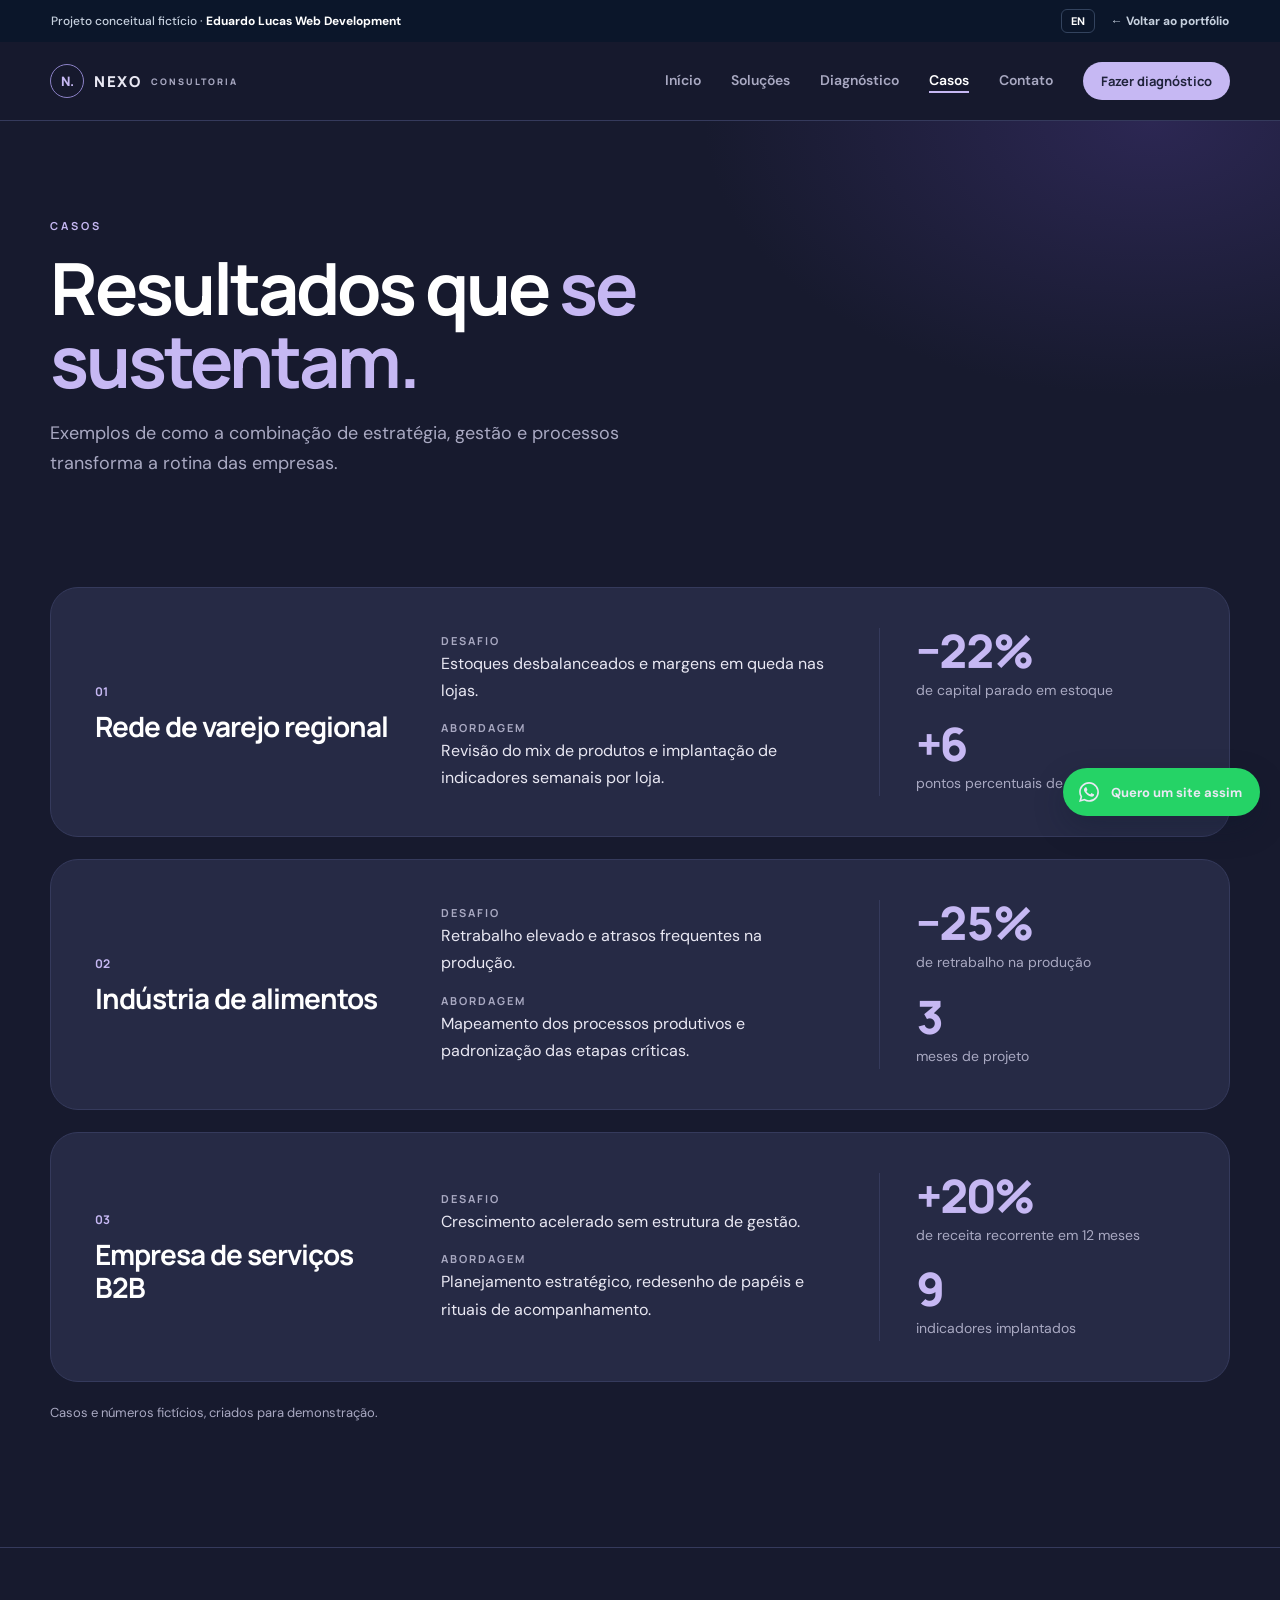
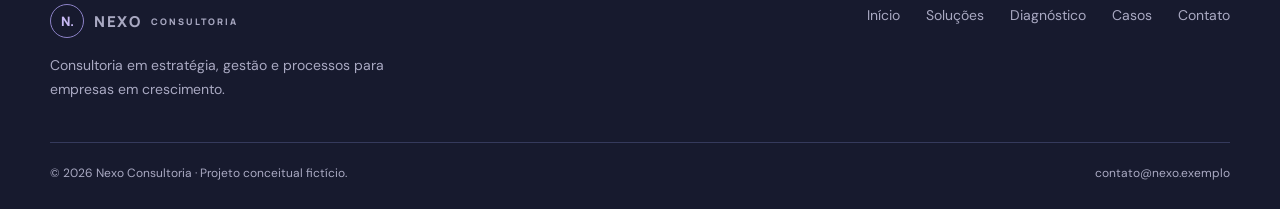
<file: projects/consultoria/casos.html>
<!doctype html>
<html lang="pt-BR">
<head>
  <meta charset="utf-8">
  <meta name="viewport" content="width=device-width, initial-scale=1">
  <meta name="robots" content="noindex">
  <title>Nexo Consultoria | Casos</title>
  <meta name="description" content="Projeto conceitual de site personalizado para consultoria empresarial.">
  <link rel="icon" href="../../favicon.svg" type="image/svg+xml">
  <link rel="stylesheet" href="../../fonts/fonts.css">
  <link rel="stylesheet" href="../../projects/demo.css">
  <link rel="stylesheet" href="consultoria.css">
</head>
<body class="nx" data-demo="Nexo Consultoria">
  <div class="demo-bar"><span data-i18n="demoBar">Projeto conceitual fictício · <b>Eduardo Lucas Web Development</b></span><div><button class="demo-lang" type="button" data-lang-toggle>EN</button><a href="../../index.html#work" data-i18n="demoBack">← Voltar ao portfólio</a></div></div>
  <header class="nx-header">
    <div class="nx-container nx-nav">
      <a class="nx-logo" href="index.html"><span class="nx-mark">N.</span>NEXO <small>CONSULTORIA</small></a>
      <button class="nx-menu" type="button" data-menu-toggle aria-expanded="false" aria-label="Abrir menu" data-i18n-attr="aria-label:demoMenu"><span></span><span></span></button>
      <nav class="nx-links" data-nav><a href="index.html" data-i18n="navHome">Início</a><a href="solucoes.html" data-i18n="navSolutions">Soluções</a><a href="diagnostico.html" data-i18n="navQuiz">Diagnóstico</a><a href="casos.html" aria-current="page" data-i18n="navCases">Casos</a><a href="contato.html" data-i18n="navContact">Contato</a><a class="nx-btn nx-btn-sm" href="diagnostico.html"><span data-i18n="navCta">Fazer diagnóstico</span></a></nav>
    </div>
  </header>
  <main>
    <section class="nx-page-head">
      <div class="nx-container">
        <span class="nx-eyebrow" data-i18n="casesEyebrow">CASOS</span>
        <h1 data-i18n="casesTitle">Resultados que <em>se sustentam.</em></h1>
        <p class="nx-lead" data-i18n="casesLead">Exemplos de como a combinação de estratégia, gestão e processos transforma a rotina das empresas.</p>
      </div>
    </section>
    <section class="nx-section nx-section-tight">
      <div class="nx-container">
        <div class="nx-cases"><article class="nx-case" data-reveal>
          <div class="nx-case-head"><span class="nx-case-num">01</span><h2 data-i18n="c1">Rede de varejo regional</h2></div>
          <div class="nx-case-body">
            <div><small data-i18n="challenge">Desafio</small><p data-i18n="c1p">Estoques desbalanceados e margens em queda nas lojas.</p></div>
            <div><small data-i18n="approach">Abordagem</small><p data-i18n="c1a">Revisão do mix de produtos e implantação de indicadores semanais por loja.</p></div>
          </div>
          <div class="nx-case-results">
            <div><b class="nx-count" data-count="22" data-prefix="−" data-suffix="%">−22%</b><span data-i18n="c1r1">de capital parado em estoque</span></div>
            <div><b class="nx-count" data-count="6" data-prefix="+" data-suffix="">+6</b><span data-i18n="c1r2">pontos percentuais de margem bruta</span></div>
          </div>
        </article><article class="nx-case" data-reveal>
          <div class="nx-case-head"><span class="nx-case-num">02</span><h2 data-i18n="c2">Indústria de alimentos</h2></div>
          <div class="nx-case-body">
            <div><small data-i18n="challenge">Desafio</small><p data-i18n="c2p">Retrabalho elevado e atrasos frequentes na produção.</p></div>
            <div><small data-i18n="approach">Abordagem</small><p data-i18n="c2a">Mapeamento dos processos produtivos e padronização das etapas críticas.</p></div>
          </div>
          <div class="nx-case-results">
            <div><b class="nx-count" data-count="35" data-prefix="−" data-suffix="%">−35%</b><span data-i18n="c2r1">de retrabalho na produção</span></div>
            <div><b class="nx-count" data-count="4" data-prefix="" data-suffix="">4</b><span data-i18n="c2r2">meses de projeto</span></div>
          </div>
        </article><article class="nx-case" data-reveal>
          <div class="nx-case-head"><span class="nx-case-num">03</span><h2 data-i18n="c3">Empresa de serviços B2B</h2></div>
          <div class="nx-case-body">
            <div><small data-i18n="challenge">Desafio</small><p data-i18n="c3p">Crescimento acelerado sem estrutura de gestão.</p></div>
            <div><small data-i18n="approach">Abordagem</small><p data-i18n="c3a">Planejamento estratégico, redesenho de papéis e rituais de acompanhamento.</p></div>
          </div>
          <div class="nx-case-results">
            <div><b class="nx-count" data-count="28" data-prefix="+" data-suffix="%">+28%</b><span data-i18n="c3r1">de receita recorrente em 12 meses</span></div>
            <div><b class="nx-count" data-count="12" data-prefix="" data-suffix="">12</b><span data-i18n="c3r2">indicadores implantados</span></div>
          </div>
        </article></div>
        <p class="nx-note" data-i18n="casesNote">Casos e números fictícios, criados para demonstração.</p>
      </div>
    </section>
  </main>
  <footer class="nx-footer">
    <div class="nx-container nx-footer-inner">
      <div><a class="nx-logo" href="index.html"><span class="nx-mark">N.</span>NEXO <small>CONSULTORIA</small></a><p data-i18n="footerAbout">Consultoria em estratégia, gestão e processos para empresas em crescimento.</p></div>
      <nav><a href="index.html" data-i18n="navHome">Início</a><a href="solucoes.html" data-i18n="navSolutions">Soluções</a><a href="diagnostico.html" data-i18n="navQuiz">Diagnóstico</a><a href="casos.html" data-i18n="navCases">Casos</a><a href="contato.html" data-i18n="navContact">Contato</a></nav>
    </div>
    <div class="nx-container nx-footer-bottom"><p>© <span data-year></span> <span data-i18n="footerRights">Nexo Consultoria · Projeto conceitual fictício.</span></p><p>contato@nexo.exemplo</p></div>
  </footer>
  <script src="../../i18n.js"></script>
  <script src="../../config.js"></script>
  <script src="../../projects/demo.js"></script>
  <script src="i18n.js"></script>
  <script src="consultoria.js"></script>
</body>
</html>
</file>
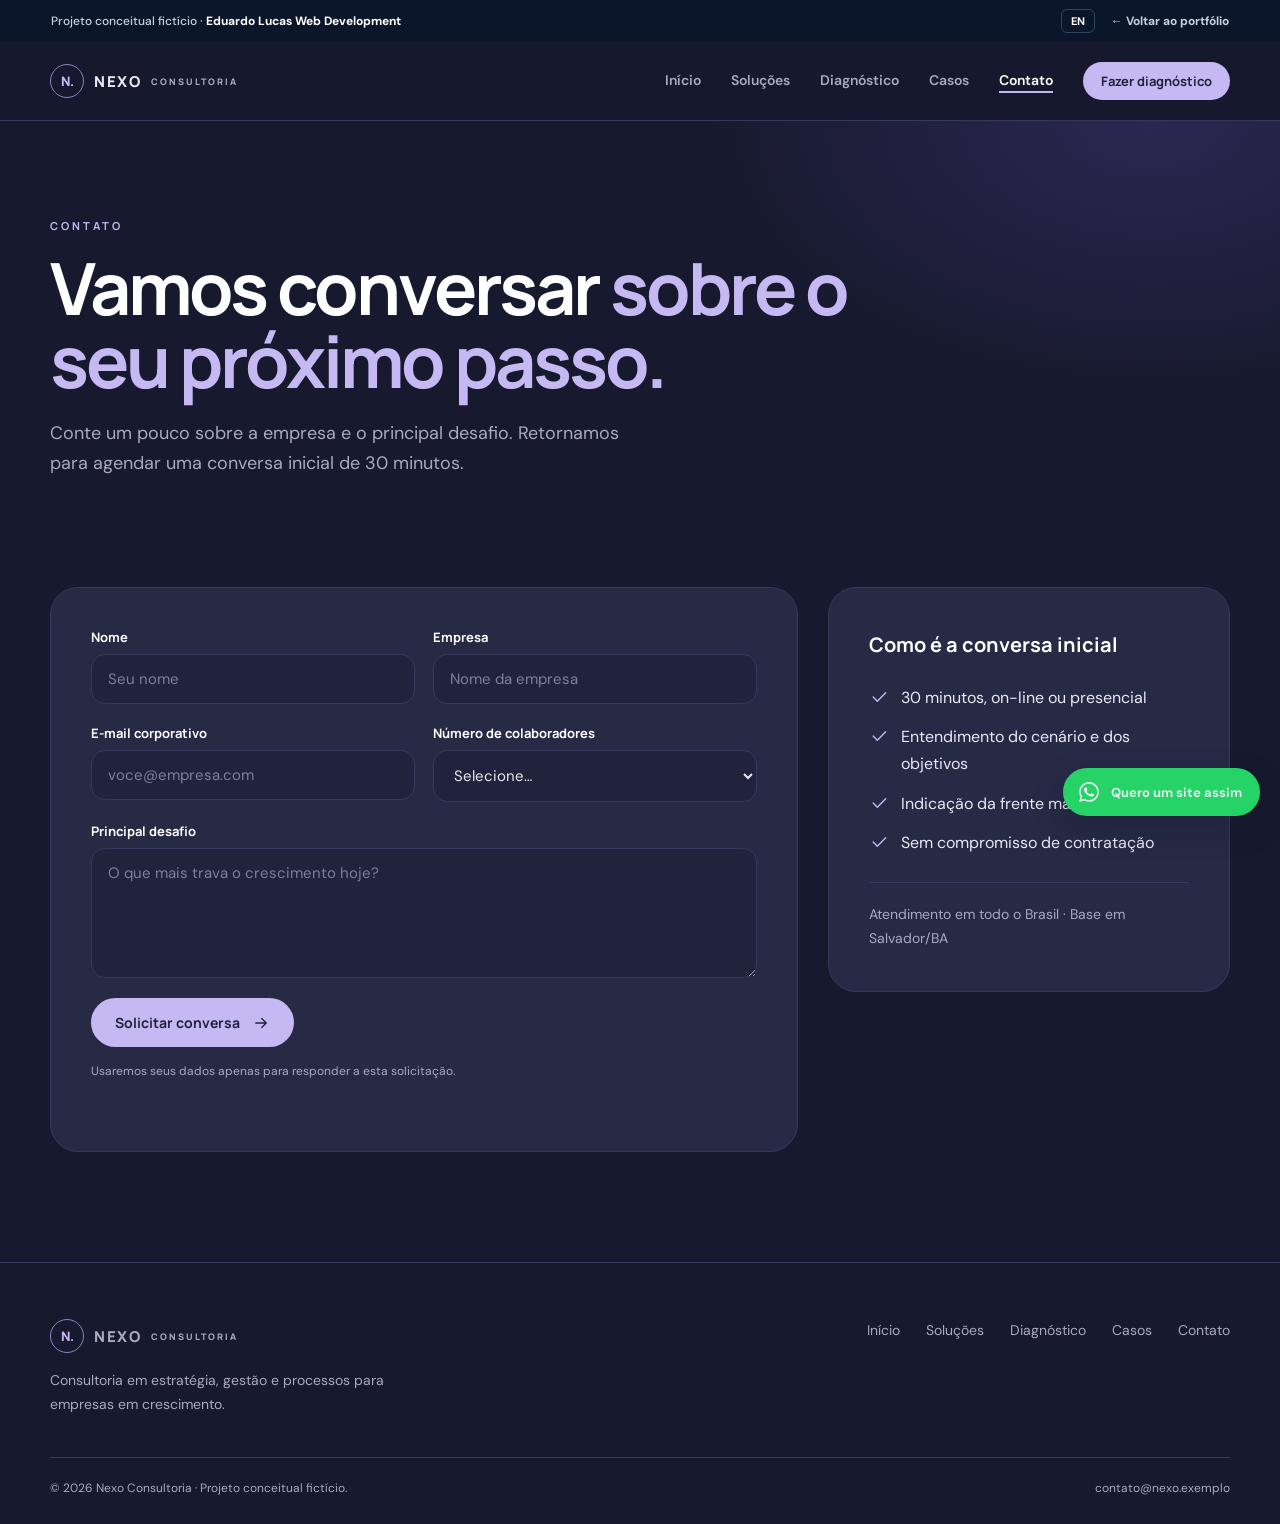
<file: projects/consultoria/contato.html>
<!doctype html>
<html lang="pt-BR">
<head>
  <meta charset="utf-8">
  <meta name="viewport" content="width=device-width, initial-scale=1">
  <meta name="robots" content="noindex">
  <title>Nexo Consultoria | Contato</title>
  <meta name="description" content="Projeto conceitual de site personalizado para consultoria empresarial.">
  <link rel="icon" href="../../favicon.svg" type="image/svg+xml">
  <link rel="stylesheet" href="../../fonts/fonts.css">
  <link rel="stylesheet" href="../../projects/demo.css">
  <link rel="stylesheet" href="consultoria.css">
</head>
<body class="nx" data-demo="Nexo Consultoria">
  <div class="demo-bar"><span data-i18n="demoBar">Projeto conceitual fictício · <b>Eduardo Lucas Web Development</b></span><div><button class="demo-lang" type="button" data-lang-toggle>EN</button><a href="../../index.html#work" data-i18n="demoBack">← Voltar ao portfólio</a></div></div>
  <header class="nx-header">
    <div class="nx-container nx-nav">
      <a class="nx-logo" href="index.html"><span class="nx-mark">N.</span>NEXO <small>CONSULTORIA</small></a>
      <button class="nx-menu" type="button" data-menu-toggle aria-expanded="false" aria-label="Abrir menu" data-i18n-attr="aria-label:demoMenu"><span></span><span></span></button>
      <nav class="nx-links" data-nav><a href="index.html" data-i18n="navHome">Início</a><a href="solucoes.html" data-i18n="navSolutions">Soluções</a><a href="diagnostico.html" data-i18n="navQuiz">Diagnóstico</a><a href="casos.html" data-i18n="navCases">Casos</a><a href="contato.html" aria-current="page" data-i18n="navContact">Contato</a><a class="nx-btn nx-btn-sm" href="diagnostico.html"><span data-i18n="navCta">Fazer diagnóstico</span></a></nav>
    </div>
  </header>
  <main>
    <section class="nx-page-head">
      <div class="nx-container">
        <span class="nx-eyebrow" data-i18n="contactEyebrow">CONTATO</span>
        <h1 data-i18n="contactTitle">Vamos conversar <em>sobre o seu próximo passo.</em></h1>
        <p class="nx-lead" data-i18n="contactLead">Conte um pouco sobre a empresa e o principal desafio. Retornamos para agendar uma conversa inicial de 30 minutos.</p>
      </div>
    </section>
    <section class="nx-section nx-section-tight">
      <div class="nx-container nx-contact-grid">
        <form class="nx-form" data-demo-form>
          <div class="nx-form-row">
            <label><span data-i18n="formName">Nome</span><input name="name" required autocomplete="name" placeholder="Seu nome" data-i18n-attr="placeholder:phName"></label>
            <label><span data-i18n="formCompany">Empresa</span><input name="company" required autocomplete="organization" placeholder="Nome da empresa" data-i18n-attr="placeholder:phCompany"></label>
          </div>
          <div class="nx-form-row">
            <label><span data-i18n="formEmail">E-mail corporativo</span><input name="email" type="email" required autocomplete="email" placeholder="voce@empresa.com" data-i18n-attr="placeholder:phEmail"></label>
            <label><span data-i18n="formSize">Número de colaboradores</span><select name="size" required><option value="" data-i18n="formSelect">Selecione…</option><option>1–10</option><option>11–50</option><option>51–200</option><option>200+</option></select></label>
          </div>
          <label><span data-i18n="formChallenge">Principal desafio</span><textarea name="challenge" rows="5" required placeholder="O que mais trava o crescimento hoje?" data-i18n-attr="placeholder:phChallenge"></textarea></label>
          <button class="nx-btn" type="submit"><span data-i18n="formSubmit">Solicitar conversa</span> <svg class="icon" viewBox="0 0 24 24" fill="none" stroke="currentColor" stroke-width="1.7" stroke-linecap="round" stroke-linejoin="round" aria-hidden="true"><path d="M5 12h14M13 6l6 6-6 6"/></svg></button>
          <small data-i18n="formConsent">Usaremos seus dados apenas para responder a esta solicitação.</small>
          <p data-demo-form-msg role="status"></p>
        </form>
        <aside class="nx-side">
          <h3 data-i18n="sideTitle">Como é a conversa inicial</h3>
          <ul class="nx-list"><li><svg class="icon" viewBox="0 0 24 24" fill="none" stroke="currentColor" stroke-width="1.7" stroke-linecap="round" stroke-linejoin="round" aria-hidden="true"><path d="M5 12l5 5L20 7"/></svg><span data-i18n="side1">30 minutos, on-line ou presencial</span></li><li><svg class="icon" viewBox="0 0 24 24" fill="none" stroke="currentColor" stroke-width="1.7" stroke-linecap="round" stroke-linejoin="round" aria-hidden="true"><path d="M5 12l5 5L20 7"/></svg><span data-i18n="side2">Entendimento do cenário e dos objetivos</span></li><li><svg class="icon" viewBox="0 0 24 24" fill="none" stroke="currentColor" stroke-width="1.7" stroke-linecap="round" stroke-linejoin="round" aria-hidden="true"><path d="M5 12l5 5L20 7"/></svg><span data-i18n="side3">Indicação da frente mais adequada</span></li><li><svg class="icon" viewBox="0 0 24 24" fill="none" stroke="currentColor" stroke-width="1.7" stroke-linecap="round" stroke-linejoin="round" aria-hidden="true"><path d="M5 12l5 5L20 7"/></svg><span data-i18n="side4">Sem compromisso de contratação</span></li></ul>
          <p class="nx-where" data-i18n="sideWhere">Atendimento em todo o Brasil · Base em Salvador/BA</p>
        </aside>
      </div>
    </section>
  </main>
  <footer class="nx-footer">
    <div class="nx-container nx-footer-inner">
      <div><a class="nx-logo" href="index.html"><span class="nx-mark">N.</span>NEXO <small>CONSULTORIA</small></a><p data-i18n="footerAbout">Consultoria em estratégia, gestão e processos para empresas em crescimento.</p></div>
      <nav><a href="index.html" data-i18n="navHome">Início</a><a href="solucoes.html" data-i18n="navSolutions">Soluções</a><a href="diagnostico.html" data-i18n="navQuiz">Diagnóstico</a><a href="casos.html" data-i18n="navCases">Casos</a><a href="contato.html" data-i18n="navContact">Contato</a></nav>
    </div>
    <div class="nx-container nx-footer-bottom"><p>© <span data-year></span> <span data-i18n="footerRights">Nexo Consultoria · Projeto conceitual fictício.</span></p><p>contato@nexo.exemplo</p></div>
  </footer>
  <script src="../../i18n.js"></script>
  <script src="../../config.js"></script>
  <script src="../../projects/demo.js"></script>
  <script src="i18n.js"></script>
  <script src="consultoria.js"></script>
</body>
</html>
</file>
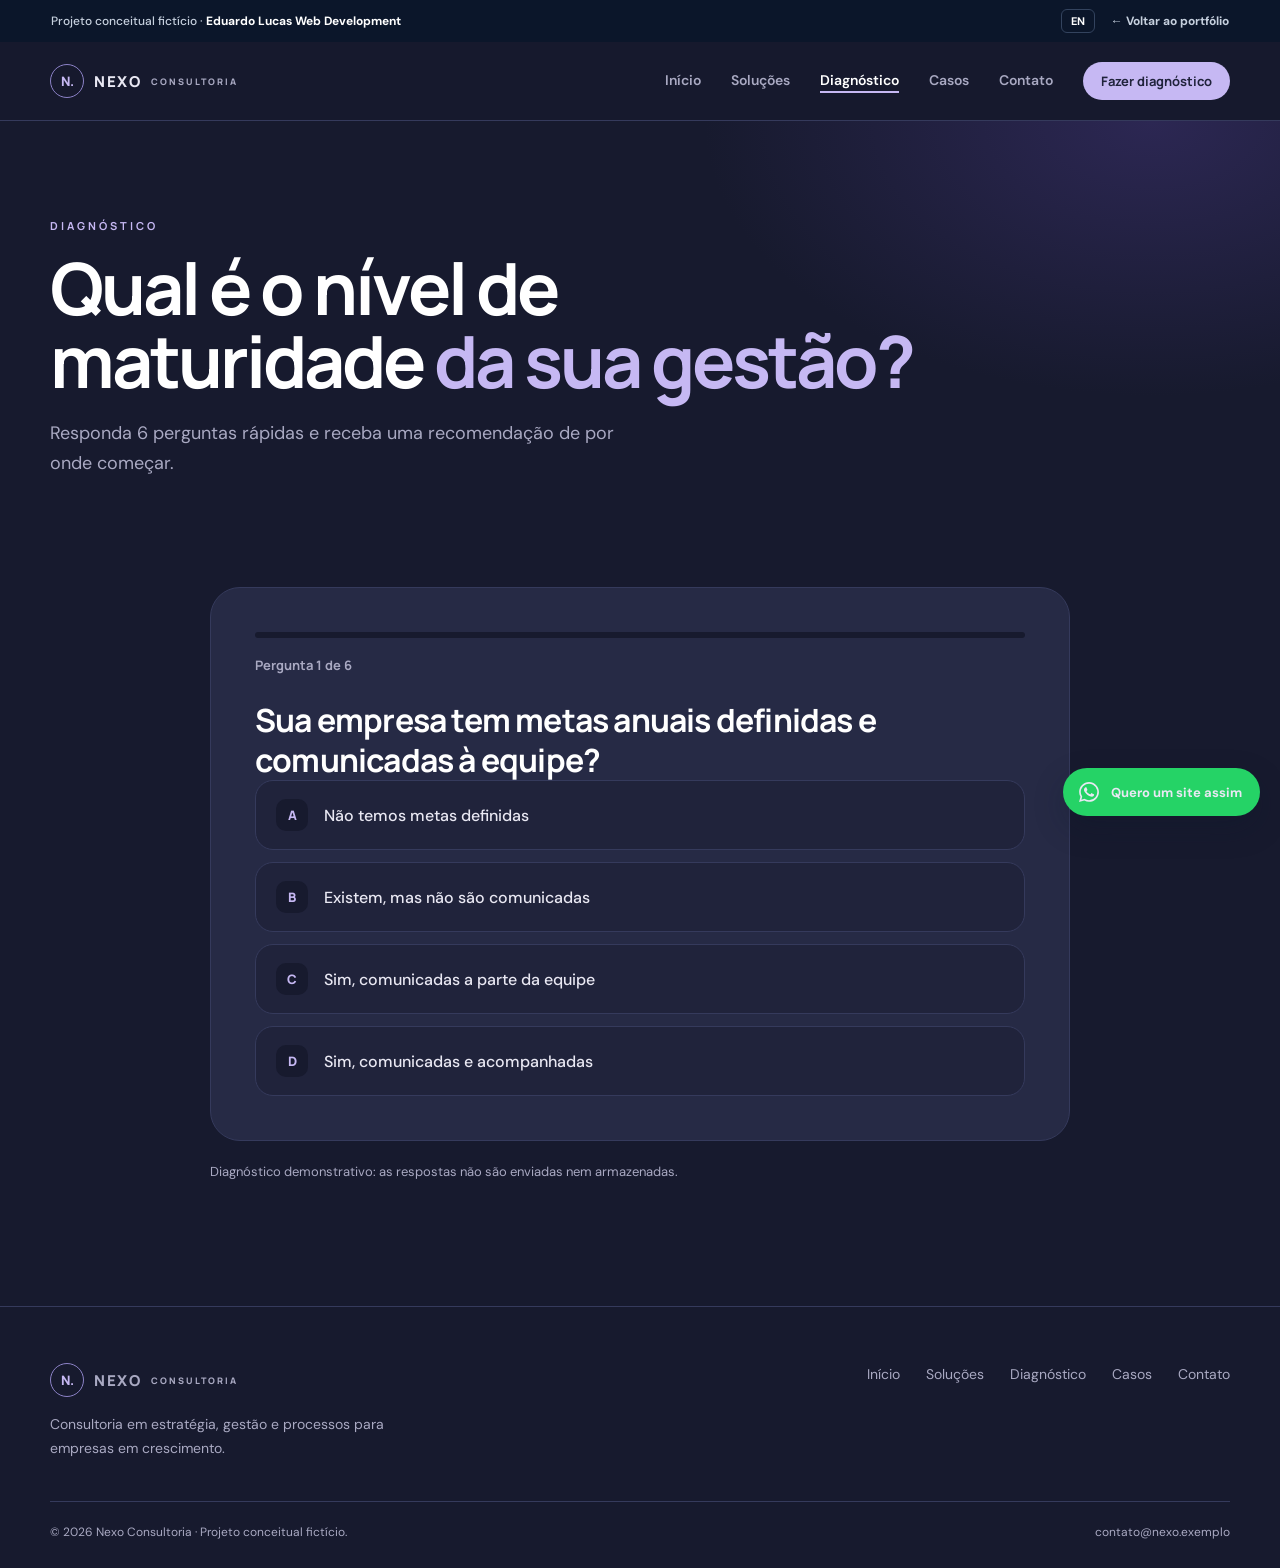
<file: projects/consultoria/diagnostico.html>
<!doctype html>
<html lang="pt-BR">
<head>
  <meta charset="utf-8">
  <meta name="viewport" content="width=device-width, initial-scale=1">
  <meta name="robots" content="noindex">
  <title>Nexo Consultoria | Diagnóstico</title>
  <meta name="description" content="Projeto conceitual de site personalizado para consultoria empresarial.">
  <link rel="icon" href="../../favicon.svg" type="image/svg+xml">
  <link rel="stylesheet" href="../../fonts/fonts.css">
  <link rel="stylesheet" href="../../projects/demo.css">
  <link rel="stylesheet" href="consultoria.css">
</head>
<body class="nx" data-demo="Nexo Consultoria">
  <div class="demo-bar"><span data-i18n="demoBar">Projeto conceitual fictício · <b>Eduardo Lucas Web Development</b></span><div><button class="demo-lang" type="button" data-lang-toggle>EN</button><a href="../../index.html#work" data-i18n="demoBack">← Voltar ao portfólio</a></div></div>
  <header class="nx-header">
    <div class="nx-container nx-nav">
      <a class="nx-logo" href="index.html"><span class="nx-mark">N.</span>NEXO <small>CONSULTORIA</small></a>
      <button class="nx-menu" type="button" data-menu-toggle aria-expanded="false" aria-label="Abrir menu" data-i18n-attr="aria-label:demoMenu"><span></span><span></span></button>
      <nav class="nx-links" data-nav><a href="index.html" data-i18n="navHome">Início</a><a href="solucoes.html" data-i18n="navSolutions">Soluções</a><a href="diagnostico.html" aria-current="page" data-i18n="navQuiz">Diagnóstico</a><a href="casos.html" data-i18n="navCases">Casos</a><a href="contato.html" data-i18n="navContact">Contato</a><a class="nx-btn nx-btn-sm" href="diagnostico.html"><span data-i18n="navCta">Fazer diagnóstico</span></a></nav>
    </div>
  </header>
  <main>
    <section class="nx-page-head">
      <div class="nx-container">
        <span class="nx-eyebrow" data-i18n="quizEyebrow">DIAGNÓSTICO</span>
        <h1 data-i18n="quizTitle">Qual é o nível de maturidade <em>da sua gestão?</em></h1>
        <p class="nx-lead" data-i18n="quizLead">Responda 6 perguntas rápidas e receba uma recomendação de por onde começar.</p>
      </div>
    </section>
    <section class="nx-section nx-section-tight">
      <div class="nx-container nx-quiz-wrap">
        <div class="nx-quiz" data-quiz aria-live="polite"></div>
        <p class="nx-note" data-i18n="quizNote">Diagnóstico demonstrativo: as respostas não são enviadas nem armazenadas.</p>
      </div>
    </section>
  </main>
  <footer class="nx-footer">
    <div class="nx-container nx-footer-inner">
      <div><a class="nx-logo" href="index.html"><span class="nx-mark">N.</span>NEXO <small>CONSULTORIA</small></a><p data-i18n="footerAbout">Consultoria em estratégia, gestão e processos para empresas em crescimento.</p></div>
      <nav><a href="index.html" data-i18n="navHome">Início</a><a href="solucoes.html" data-i18n="navSolutions">Soluções</a><a href="diagnostico.html" data-i18n="navQuiz">Diagnóstico</a><a href="casos.html" data-i18n="navCases">Casos</a><a href="contato.html" data-i18n="navContact">Contato</a></nav>
    </div>
    <div class="nx-container nx-footer-bottom"><p>© <span data-year></span> <span data-i18n="footerRights">Nexo Consultoria · Projeto conceitual fictício.</span></p><p>contato@nexo.exemplo</p></div>
  </footer>
  <script src="../../i18n.js"></script>
  <script src="../../config.js"></script>
  <script src="../../projects/demo.js"></script>
  <script src="i18n.js"></script>
  <script src="consultoria.js"></script>
</body>
</html>
</file>
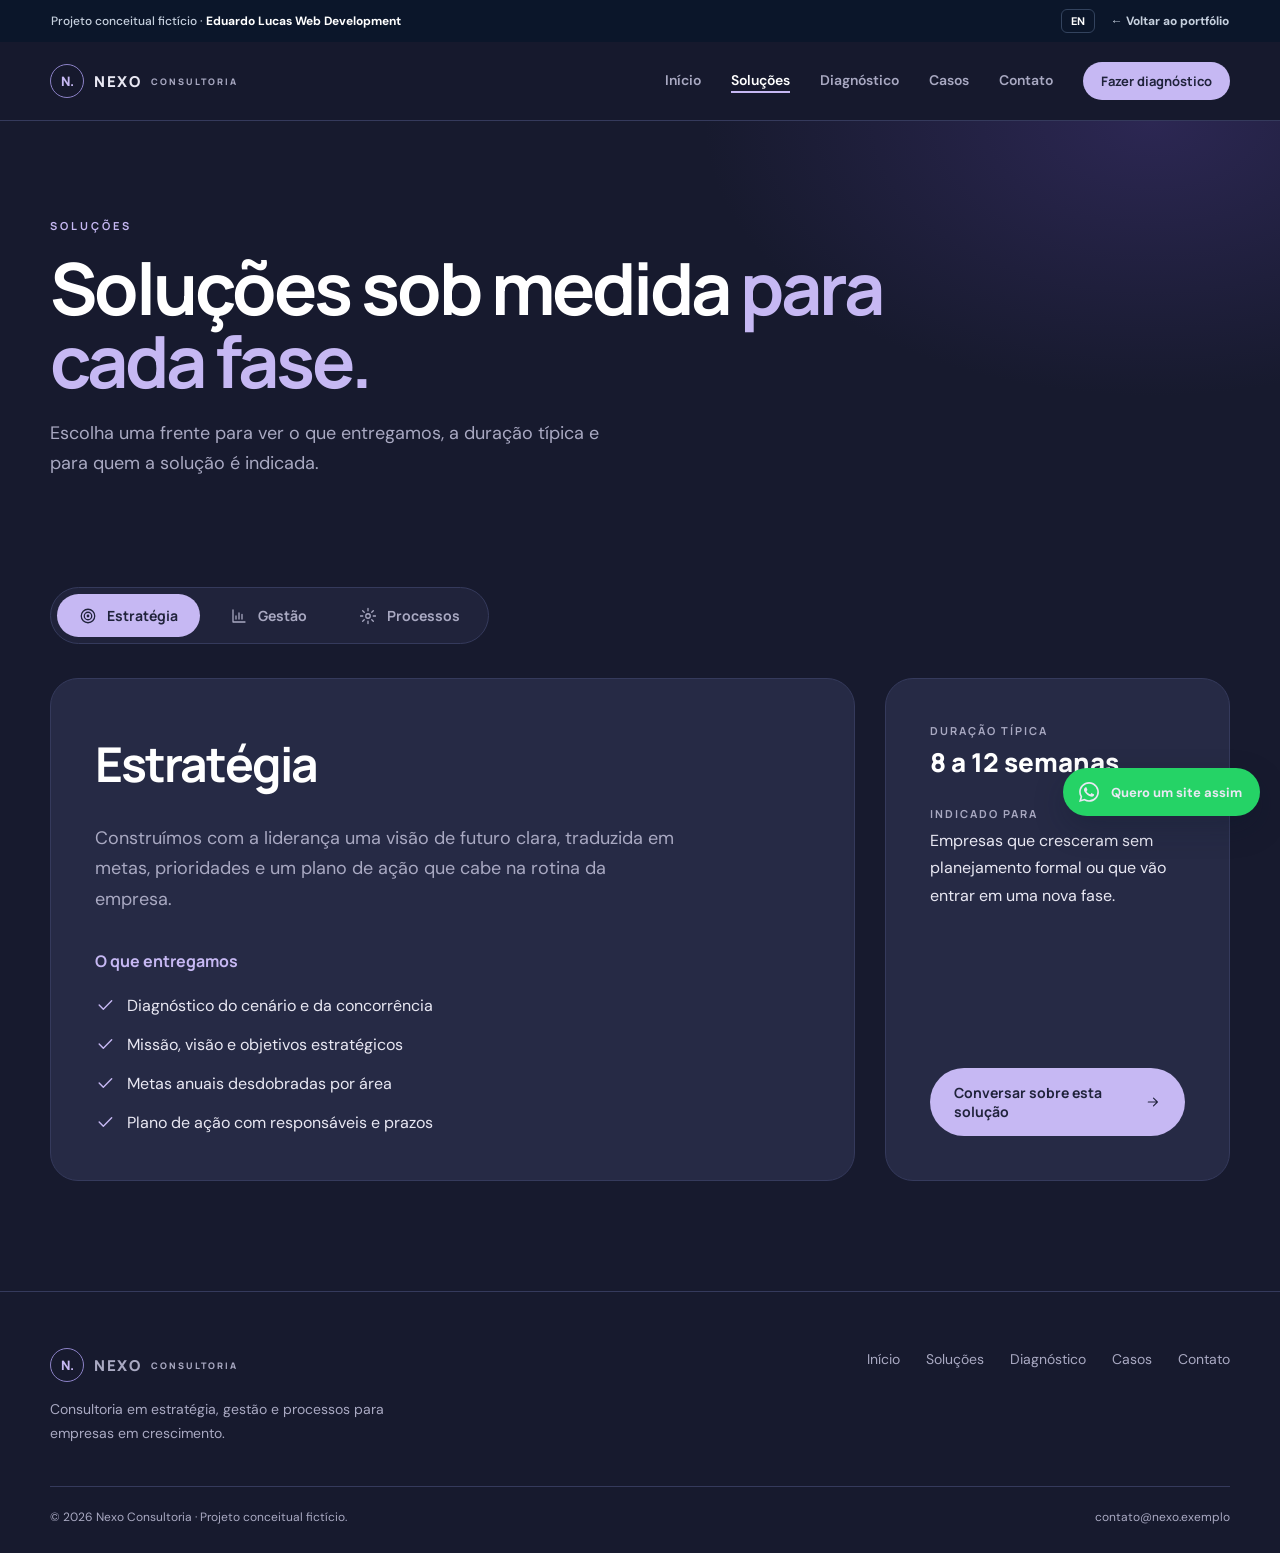
<file: projects/consultoria/solucoes.html>
<!doctype html>
<html lang="pt-BR">
<head>
  <meta charset="utf-8">
  <meta name="viewport" content="width=device-width, initial-scale=1">
  <meta name="robots" content="noindex">
  <title>Nexo Consultoria | Soluções</title>
  <meta name="description" content="Projeto conceitual de site personalizado para consultoria empresarial.">
  <link rel="icon" href="../../favicon.svg" type="image/svg+xml">
  <link rel="stylesheet" href="../../fonts/fonts.css">
  <link rel="stylesheet" href="../../projects/demo.css">
  <link rel="stylesheet" href="consultoria.css">
</head>
<body class="nx" data-demo="Nexo Consultoria">
  <div class="demo-bar"><span data-i18n="demoBar">Projeto conceitual fictício · <b>Eduardo Lucas Web Development</b></span><div><button class="demo-lang" type="button" data-lang-toggle>EN</button><a href="../../index.html#work" data-i18n="demoBack">← Voltar ao portfólio</a></div></div>
  <header class="nx-header">
    <div class="nx-container nx-nav">
      <a class="nx-logo" href="index.html"><span class="nx-mark">N.</span>NEXO <small>CONSULTORIA</small></a>
      <button class="nx-menu" type="button" data-menu-toggle aria-expanded="false" aria-label="Abrir menu" data-i18n-attr="aria-label:demoMenu"><span></span><span></span></button>
      <nav class="nx-links" data-nav><a href="index.html" data-i18n="navHome">Início</a><a href="solucoes.html" aria-current="page" data-i18n="navSolutions">Soluções</a><a href="diagnostico.html" data-i18n="navQuiz">Diagnóstico</a><a href="casos.html" data-i18n="navCases">Casos</a><a href="contato.html" data-i18n="navContact">Contato</a><a class="nx-btn nx-btn-sm" href="diagnostico.html"><span data-i18n="navCta">Fazer diagnóstico</span></a></nav>
    </div>
  </header>
  <main>
    <section class="nx-page-head">
      <div class="nx-container">
        <span class="nx-eyebrow" data-i18n="solEyebrow">SOLUÇÕES</span>
        <h1 data-i18n="solPageTitle">Soluções sob medida <em>para cada fase.</em></h1>
        <p class="nx-lead" data-i18n="solPageLead">Escolha uma frente para ver o que entregamos, a duração típica e para quem a solução é indicada.</p>
      </div>
    </section>
    <section class="nx-section nx-section-tight">
      <div class="nx-container">
        <div class="nx-tabs" role="tablist" aria-label="Soluções" data-i18n-attr="aria-label:tabsLabel"><button type="button" role="tab" id="tab-estrategia" aria-controls="panel-estrategia" aria-selected="true" tabindex="0" data-tab="estrategia"><svg class="icon" viewBox="0 0 24 24" fill="none" stroke="currentColor" stroke-width="1.7" stroke-linecap="round" stroke-linejoin="round" aria-hidden="true"><circle cx="12" cy="12" r="9"/><circle cx="12" cy="12" r="5"/><circle cx="12" cy="12" r="1"/></svg><span data-i18n="s1">Estratégia</span></button><button type="button" role="tab" id="tab-gestao" aria-controls="panel-gestao" aria-selected="false" tabindex="-1" data-tab="gestao"><svg class="icon" viewBox="0 0 24 24" fill="none" stroke="currentColor" stroke-width="1.7" stroke-linecap="round" stroke-linejoin="round" aria-hidden="true"><path d="M4 20V4M4 20h16M8 16v-4M12 16V8M16 16v-6"/></svg><span data-i18n="s2">Gestão</span></button><button type="button" role="tab" id="tab-processos" aria-controls="panel-processos" aria-selected="false" tabindex="-1" data-tab="processos"><svg class="icon" viewBox="0 0 24 24" fill="none" stroke="currentColor" stroke-width="1.7" stroke-linecap="round" stroke-linejoin="round" aria-hidden="true"><circle cx="12" cy="12" r="3"/><path d="M12 2v3M12 19v3M2 12h3M19 12h3M4.9 4.9 7 7M17 17l2.1 2.1M4.9 19.1 7 17M17 7l2.1-2.1"/></svg><span data-i18n="s3">Processos</span></button></div>
        <section class="nx-panel" role="tabpanel" id="panel-estrategia" aria-labelledby="tab-estrategia">
          <div class="nx-panel-main"><h2 data-i18n="s1">Estratégia</h2><p class="nx-lead" data-i18n="s1long">Construímos com a liderança uma visão de futuro clara, traduzida em metas, prioridades e um plano de ação que cabe na rotina da empresa.</p>
            <h3 data-i18n="delivers">O que entregamos</h3><ul class="nx-list"><li><svg class="icon" viewBox="0 0 24 24" fill="none" stroke="currentColor" stroke-width="1.7" stroke-linecap="round" stroke-linejoin="round" aria-hidden="true"><path d="M5 12l5 5L20 7"/></svg><span data-i18n="s1i1">Diagnóstico do cenário e da concorrência</span></li><li><svg class="icon" viewBox="0 0 24 24" fill="none" stroke="currentColor" stroke-width="1.7" stroke-linecap="round" stroke-linejoin="round" aria-hidden="true"><path d="M5 12l5 5L20 7"/></svg><span data-i18n="s1i2">Missão, visão e objetivos estratégicos</span></li><li><svg class="icon" viewBox="0 0 24 24" fill="none" stroke="currentColor" stroke-width="1.7" stroke-linecap="round" stroke-linejoin="round" aria-hidden="true"><path d="M5 12l5 5L20 7"/></svg><span data-i18n="s1i3">Metas anuais desdobradas por área</span></li><li><svg class="icon" viewBox="0 0 24 24" fill="none" stroke="currentColor" stroke-width="1.7" stroke-linecap="round" stroke-linejoin="round" aria-hidden="true"><path d="M5 12l5 5L20 7"/></svg><span data-i18n="s1i4">Plano de ação com responsáveis e prazos</span></li></ul></div>
          <aside class="nx-panel-side">
            <div><small data-i18n="duration">Duração típica</small><strong data-i18n="s1dur">8 a 12 semanas</strong></div>
            <div><small data-i18n="audience">Indicado para</small><p data-i18n="s1aud">Empresas que cresceram sem planejamento formal ou que vão entrar em uma nova fase.</p></div>
            <a class="nx-btn" href="contato.html"><span data-i18n="solTalk">Conversar sobre esta solução</span> <svg class="icon" viewBox="0 0 24 24" fill="none" stroke="currentColor" stroke-width="1.7" stroke-linecap="round" stroke-linejoin="round" aria-hidden="true"><path d="M5 12h14M13 6l6 6-6 6"/></svg></a>
          </aside>
        </section><section class="nx-panel" role="tabpanel" id="panel-gestao" aria-labelledby="tab-gestao" hidden>
          <div class="nx-panel-main"><h2 data-i18n="s2">Gestão</h2><p class="nx-lead" data-i18n="s2long">Estruturamos a forma de acompanhar o negócio: quais números olhar, com que frequência e quem é responsável por cada resultado.</p>
            <h3 data-i18n="delivers">O que entregamos</h3><ul class="nx-list"><li><svg class="icon" viewBox="0 0 24 24" fill="none" stroke="currentColor" stroke-width="1.7" stroke-linecap="round" stroke-linejoin="round" aria-hidden="true"><path d="M5 12l5 5L20 7"/></svg><span data-i18n="s2i1">Painel de indicadores (KPIs) por área</span></li><li><svg class="icon" viewBox="0 0 24 24" fill="none" stroke="currentColor" stroke-width="1.7" stroke-linecap="round" stroke-linejoin="round" aria-hidden="true"><path d="M5 12l5 5L20 7"/></svg><span data-i18n="s2i2">Rituais de gestão: reuniões semanais e mensais</span></li><li><svg class="icon" viewBox="0 0 24 24" fill="none" stroke="currentColor" stroke-width="1.7" stroke-linecap="round" stroke-linejoin="round" aria-hidden="true"><path d="M5 12l5 5L20 7"/></svg><span data-i18n="s2i3">Matriz de papéis e responsabilidades</span></li><li><svg class="icon" viewBox="0 0 24 24" fill="none" stroke="currentColor" stroke-width="1.7" stroke-linecap="round" stroke-linejoin="round" aria-hidden="true"><path d="M5 12l5 5L20 7"/></svg><span data-i18n="s2i4">Capacitação das lideranças</span></li></ul></div>
          <aside class="nx-panel-side">
            <div><small data-i18n="duration">Duração típica</small><strong data-i18n="s2dur">10 a 16 semanas</strong></div>
            <div><small data-i18n="audience">Indicado para</small><p data-i18n="s2aud">Empresas em que as decisões ainda dependem só do dono ou da intuição.</p></div>
            <a class="nx-btn" href="contato.html"><span data-i18n="solTalk">Conversar sobre esta solução</span> <svg class="icon" viewBox="0 0 24 24" fill="none" stroke="currentColor" stroke-width="1.7" stroke-linecap="round" stroke-linejoin="round" aria-hidden="true"><path d="M5 12h14M13 6l6 6-6 6"/></svg></a>
          </aside>
        </section><section class="nx-panel" role="tabpanel" id="panel-processos" aria-labelledby="tab-processos" hidden>
          <div class="nx-panel-main"><h2 data-i18n="s3">Processos</h2><p class="nx-lead" data-i18n="s3long">Mapeamos, simplificamos e padronizamos os processos críticos para reduzir retrabalho, custos e dependência de pessoas-chave.</p>
            <h3 data-i18n="delivers">O que entregamos</h3><ul class="nx-list"><li><svg class="icon" viewBox="0 0 24 24" fill="none" stroke="currentColor" stroke-width="1.7" stroke-linecap="round" stroke-linejoin="round" aria-hidden="true"><path d="M5 12l5 5L20 7"/></svg><span data-i18n="s3i1">Mapeamento dos processos atuais</span></li><li><svg class="icon" viewBox="0 0 24 24" fill="none" stroke="currentColor" stroke-width="1.7" stroke-linecap="round" stroke-linejoin="round" aria-hidden="true"><path d="M5 12l5 5L20 7"/></svg><span data-i18n="s3i2">Redesenho e eliminação de desperdícios</span></li><li><svg class="icon" viewBox="0 0 24 24" fill="none" stroke="currentColor" stroke-width="1.7" stroke-linecap="round" stroke-linejoin="round" aria-hidden="true"><path d="M5 12l5 5L20 7"/></svg><span data-i18n="s3i3">Procedimentos operacionais padrão</span></li><li><svg class="icon" viewBox="0 0 24 24" fill="none" stroke="currentColor" stroke-width="1.7" stroke-linecap="round" stroke-linejoin="round" aria-hidden="true"><path d="M5 12l5 5L20 7"/></svg><span data-i18n="s3i4">Indicadores de eficiência operacional</span></li></ul></div>
          <aside class="nx-panel-side">
            <div><small data-i18n="duration">Duração típica</small><strong data-i18n="s3dur">6 a 14 semanas</strong></div>
            <div><small data-i18n="audience">Indicado para</small><p data-i18n="s3aud">Operações com retrabalho, gargalos ou dificuldade para treinar novas pessoas.</p></div>
            <a class="nx-btn" href="contato.html"><span data-i18n="solTalk">Conversar sobre esta solução</span> <svg class="icon" viewBox="0 0 24 24" fill="none" stroke="currentColor" stroke-width="1.7" stroke-linecap="round" stroke-linejoin="round" aria-hidden="true"><path d="M5 12h14M13 6l6 6-6 6"/></svg></a>
          </aside>
        </section>
      </div>
    </section>
  </main>
  <footer class="nx-footer">
    <div class="nx-container nx-footer-inner">
      <div><a class="nx-logo" href="index.html"><span class="nx-mark">N.</span>NEXO <small>CONSULTORIA</small></a><p data-i18n="footerAbout">Consultoria em estratégia, gestão e processos para empresas em crescimento.</p></div>
      <nav><a href="index.html" data-i18n="navHome">Início</a><a href="solucoes.html" data-i18n="navSolutions">Soluções</a><a href="diagnostico.html" data-i18n="navQuiz">Diagnóstico</a><a href="casos.html" data-i18n="navCases">Casos</a><a href="contato.html" data-i18n="navContact">Contato</a></nav>
    </div>
    <div class="nx-container nx-footer-bottom"><p>© <span data-year></span> <span data-i18n="footerRights">Nexo Consultoria · Projeto conceitual fictício.</span></p><p>contato@nexo.exemplo</p></div>
  </footer>
  <script src="../../i18n.js"></script>
  <script src="../../config.js"></script>
  <script src="../../projects/demo.js"></script>
  <script src="i18n.js"></script>
  <script src="consultoria.js"></script>
</body>
</html>
</file>
<file: fonts/fonts.css>
/* Fontes hospedadas no próprio site (SIL Open Font License) — sem requisições ao Google. */
@font-face{font-family:"Manrope";font-style:normal;font-display:swap;font-weight:200 800;src:url("manrope-latin-wght-normal.woff2") format("woff2-variations")}
@font-face{font-family:"DM Sans";font-style:normal;font-display:swap;font-weight:100 1000;src:url("dm-sans-latin-wght-normal.woff2") format("woff2-variations")}
@font-face{font-family:"Cormorant Garamond";font-style:normal;font-display:swap;font-weight:500;src:url("cormorant-garamond-latin-500-normal.woff2") format("woff2")}
@font-face{font-family:"Cormorant Garamond";font-style:normal;font-display:swap;font-weight:600;src:url("cormorant-garamond-latin-600-normal.woff2") format("woff2")}
@font-face{font-family:"Cormorant Garamond";font-style:italic;font-display:swap;font-weight:500 600;src:url("cormorant-garamond-latin-500-italic.woff2") format("woff2")}
</file>
<file: styles.css>
/* Eduardo Lucas Web Development — Modern Corporate */
:root{--navy:#101d35;--navy2:#172947;--blue:#4169e1;--cyan:#a9d9e8;--ink:#19253a;--muted:#6d7889;--paper:#f7f8fa;--line:#e5e9ef;--white:#fff;--radius:18px}
*{box-sizing:border-box}html{scroll-behavior:smooth;scroll-padding-top:88px}body{margin:0;background:var(--white);color:var(--ink);font-family:"DM Sans",sans-serif;line-height:1.65}a{color:inherit;text-decoration:none}button,input,textarea{font:inherit}.container{width:min(1160px,calc(100% - 48px));margin:auto}.section{padding:108px 0}.site-header{height:82px;position:sticky;top:0;z-index:20;background:rgba(255,255,255,.94);backdrop-filter:blur(14px);border-bottom:1px solid rgba(229,233,239,.8)}.nav,.nav-links,.brand,.hero-actions,.hero-proof,.trust-inner,.footer-inner{display:flex;align-items:center}.nav{height:100%;justify-content:space-between}.brand{gap:11px}.brand-mark{width:39px;height:39px;border-radius:11px;background:var(--navy);color:#fff;display:grid;place-items:center;font:800 13px Manrope;letter-spacing:-1px}.brand-name{font:800 11px Manrope;letter-spacing:1.3px;line-height:1.3}.brand-name small{display:block;font:600 8px "DM Sans";letter-spacing:2px;color:var(--muted);margin-top:3px}.nav-links{gap:34px;font-size:13px;font-weight:600}.nav-links a{transition:color .2s}.nav-links a:hover,.text-link:hover{color:var(--blue)}.lang-toggle{border:1px solid var(--line);background:white;border-radius:7px;padding:7px 11px;font-size:11px;font-weight:700;cursor:pointer;color:var(--navy)}.menu-toggle{display:none;border:0;background:none;font-size:23px;color:var(--navy)}
.hero{background:var(--navy);color:white;min-height:650px;display:flex;align-items:center;overflow:hidden;padding:88px 0 100px}.hero-grid{display:grid;grid-template-columns:1.04fr .96fr;align-items:center;gap:55px}.eyebrow{display:inline-flex;align-items:center;gap:9px;color:var(--blue);font:700 10px Manrope;letter-spacing:2px}.hero .eyebrow{color:#a9d9e8}.eyebrow-dot{width:7px;height:7px;border-radius:50%;background:#74c4d8;box-shadow:0 0 0 5px rgba(116,196,216,.12)}h1,h2,h3,p{margin-top:0}h1,h2,h3{font-family:Manrope,sans-serif}h1{font-size:clamp(42px,5.2vw,68px);line-height:1.09;letter-spacing:-3.6px;margin:24px 0 22px;max-width:650px}h1 em,h2 em{font-style:normal;color:#91cddd}.hero-lead{max-width:525px;color:#c3ccda;font-size:16px;line-height:1.8}.hero-actions{gap:27px;margin-top:34px}.button{display:inline-flex;align-items:center;justify-content:center;gap:23px;padding:15px 20px;border-radius:7px;font-size:12px;font-weight:700;border:0;cursor:pointer;transition:transform .2s,background .2s}.button:hover{transform:translateY(-2px)}.button-primary{background:#a9d9e8;color:#102039}.button-primary:hover{background:#c1e7f1}.text-link{font-size:12px;font-weight:700;color:white}.hero-proof{gap:12px;margin-top:55px;color:#aeb9c9;font-size:10px;letter-spacing:.2px}.proof-line{width:30px;height:1px;background:#5d718e}.hero-art{position:relative;min-height:420px;display:grid;place-items:center}.art-glow{position:absolute;width:360px;height:360px;border-radius:50%;background:#2c5485;filter:blur(85px);opacity:.42}.browser-card{position:relative;width:min(100%,470px);background:white;border-radius:12px;box-shadow:0 30px 80px #07122580;overflow:hidden;transform:rotate(2deg)}.browser-top{height:38px;background:#eef1f5;display:flex;align-items:center;justify-content:space-between;padding:0 13px;color:#8994a4;font-size:8px}.browser-dots{display:flex;gap:4px}.browser-dots i,.mini-bar i{width:6px;height:6px;background:#c1c9d3;border-radius:50%}.browser-top b{letter-spacing:2px}.browser-content{padding:23px 27px 28px;color:var(--navy)}.mock-nav{display:flex;align-items:center;gap:14px;font-size:8px;color:#9ba5b3}.mock-nav b{font:800 12px Manrope;color:var(--navy);margin-right:auto}.mock-nav i{width:55px;height:18px;background:var(--blue);border-radius:3px}.mock-hero{padding:52px 10px 37px}.mock-label{font:700 7px Manrope;letter-spacing:2px;color:#6c83ae}.mock-title{font:500 35px/1.1 Manrope;letter-spacing:-1.8px;margin:13px 0}.mock-title strong{color:#4169e1}.mock-copy{height:5px;width:180px;background:#e4e9f0;margin:8px 0}.mock-copy.short{width:125px}.mock-cta{width:90px;height:24px;background:#a9d9e8;border-radius:3px;margin-top:20px}.mock-stats{display:flex;border-top:1px solid #e8ebf0;padding-top:16px;gap:45px}.mock-stats div{display:grid}.mock-stats b{font:800 15px Manrope;color:#4169e1}.mock-stats span{font-size:7px;color:#7c8797}.floating-tag{position:absolute;background:white;color:var(--navy);padding:12px 15px;border-radius:8px;box-shadow:0 12px 30px #07122540;font-size:10px;font-weight:700}.floating-tag span{color:#4169e1;margin-right:7px}.tag-top{top:38px;right:-4px}.tag-bottom{bottom:32px;left:-20px}.floating-tag .check{color:#238b70}.art-index{position:absolute;right:0;bottom:-12px;color:#6c829f;font:700 10px Manrope;letter-spacing:2px}
.trust-strip{background:#f5f7fa;border-bottom:1px solid var(--line)}.trust-inner{min-height:82px;justify-content:space-between;gap:20px}.trust-inner>span{font:700 9px Manrope;letter-spacing:1.5px;color:#7d8796}.trust-inner div{display:flex;gap:38px;color:#7c8796;font:800 12px Manrope}
.section-heading{display:flex;justify-content:space-between;align-items:end;gap:60px;margin-bottom:48px}.section-heading h2,.process-intro h2,.contact-grid h2{font-size:clamp(32px,4vw,47px);line-height:1.18;letter-spacing:-2px;margin:14px 0 0}.section-heading h2 em{color:var(--blue)}.section-heading>p{max-width:370px;color:var(--muted);font-size:13px;line-height:1.9;margin:0 0 4px}.service-grid{display:grid;grid-template-columns:repeat(3,1fr);gap:16px}.service-card{position:relative;border:1px solid var(--line);border-radius:12px;padding:30px 27px 27px;min-height:280px;transition:transform .25s,box-shadow .25s}.service-card:hover{transform:translateY(-5px);box-shadow:0 18px 40px #1b2d4610}.service-card.featured{background:var(--navy);color:white;border-color:var(--navy)}.service-number{position:absolute;right:25px;top:25px;color:#a7b1c0;font:700 10px Manrope}.service-icon{width:43px;height:43px;border-radius:10px;background:#edf3ff;color:var(--blue);display:grid;place-items:center;font-size:22px;margin-bottom:27px}.featured .service-icon{background:#293d60;color:#a9d9e8}.service-card h3{font-size:18px;letter-spacing:-.5px;margin-bottom:10px}.service-card p{color:var(--muted);font-size:12px;line-height:1.8;min-height:66px}.featured p{color:#bdc8d8}.arrow-link{font-size:10px;font-weight:700;color:var(--blue)}.featured .arrow-link{color:#a9d9e8}
.work-section{background:var(--paper)}.project-grid{display:grid;grid-template-columns:repeat(3,1fr);gap:22px}.project-visual{height:270px;border-radius:10px;display:grid;place-items:center;position:relative;overflow:hidden;transition:transform .25s}.project-visual:hover{transform:translateY(-4px)}.project-open{position:absolute;right:14px;top:14px;width:32px;height:32px;border-radius:50%;background:white;color:var(--navy);display:grid;place-items:center;box-shadow:0 4px 12px #0002}.project-browser{width:76%;height:72%;background:#fff;box-shadow:0 20px 45px #14233b30;border-radius:5px;overflow:hidden}.mini-bar{height:15px;background:#f0f1f2;display:flex;align-items:center;gap:3px;padding-left:8px}.mini-bar i{width:4px;height:4px}.law{background:#e9e5dd}.law-layout{padding:30px 20px;color:#263b4d}.law-layout>span{display:block;font:500 10px/1.4 Manrope;letter-spacing:2px}.law-layout>span b{font-size:13px}.law-lines{height:52px;width:65%;margin-top:23px;background:linear-gradient(#d9ddd9 0 4px,transparent 4px 13px,#d9ddd9 13px 17px,transparent 17px 26px,#d9ddd9 26px 30px,transparent 30px 39px,#d9ddd9 39px 43px,transparent 43px)}.law-button{width:85px;height:20px;background:#a47b4f;margin-top:17px}.clinic{background:#dcece8}.clinic-window{width:79%;height:75%;background:#fbfcf8;box-shadow:0 20px 45px #315a5030;padding:15px 18px}.clinic-nav{font:800 10px Manrope;color:#285e56;display:flex;gap:3px;align-items:center}.clinic-nav b{color:#8bb8a9}.clinic-nav span{margin-left:auto;width:45px;height:9px;background:#e4efeb}.clinic-body{display:flex;align-items:center;justify-content:space-between;height:80%;position:relative}.clinic-body small{font-size:5px;letter-spacing:1px;color:#72998c}.clinic-body strong{display:block;font:700 23px/1.1 Manrope;color:#285e56;margin-top:9px}.clinic-body i{display:block;width:60px;height:13px;background:#8bb8a9;margin-top:15px}.clinic-shape{width:90px;height:130px;border-radius:48% 48% 8px 8px;background:linear-gradient(140deg,#a6cabe,#d6e5dc);align-self:end}.consult{background:#e8e8f0}.consult-window{width:80%;height:76%;background:#20233b;color:white;box-shadow:0 20px 45px #25243b35;padding:16px 19px;position:relative;overflow:hidden}.consult-nav{font:800 9px Manrope;letter-spacing:1px}.consult-nav span{font-size:6px;color:#a8a9c0;margin-left:4px}.consult-nav i{float:right;font-style:normal;font-size:6px;color:#a8a9c0}.consult-body{position:relative;padding-top:40px}.consult-body small{font-size:5px;letter-spacing:1px;color:#c6b8f3}.consult-body strong{display:block;font:700 24px/1.1 Manrope;letter-spacing:-1px;margin-top:10px;position:relative;z-index:2}.consult-circle{position:absolute;right:-30px;top:16px;width:130px;height:130px;border:1px solid #8c82c7;border-radius:50%;display:grid;place-items:center;color:#c6b8f3;font:700 35px Manrope;box-shadow:0 0 0 15px #ffffff08,0 0 0 30px #ffffff05}.project-meta{display:flex;justify-content:space-between;align-items:start;margin-top:20px}.project-type{font:700 9px Manrope;letter-spacing:1.4px;color:var(--blue)}.project-meta h3{font-size:16px;margin:5px 0 0}.project-index{font:700 11px Manrope;color:#9ca6b4}.project-card>p{font-size:11px;color:var(--muted);margin:9px 0 0}.concept-note{font-size:10px;color:#929ba8;margin:34px 0 0}
.process-grid{display:grid;grid-template-columns:.8fr 1.2fr;gap:100px}.process-intro h2 em{color:var(--blue)}.process-intro>p{color:var(--muted);font-size:13px;line-height:1.9;margin:20px 0 27px;max-width:320px}.button-dark{background:var(--navy);color:white}.button-dark:hover{background:#243b60}.process-list article{display:grid;grid-template-columns:40px 1fr 20px;gap:16px;padding:23px 0;border-bottom:1px solid var(--line)}.process-list article:first-child{border-top:1px solid var(--line)}.process-list article>span{font:700 11px Manrope;color:var(--blue);padding-top:4px}.process-list h3{font-size:15px;margin:0 0 6px}.process-list p{font-size:11px;color:var(--muted);margin:0}.process-list article>b{color:#aab3c0;font-weight:400}
.contact-section{background:var(--navy);color:white;padding:95px 0}.contact-grid{display:grid;grid-template-columns:1fr .8fr;gap:100px;align-items:start}.light-eyebrow{color:#a9d9e8}.contact-grid h2{font-size:clamp(34px,4.5vw,52px);margin:18px 0}.contact-grid h2 em{color:#a9d9e8}.contact-grid>div>p{color:#bdc8d8;font-size:13px;line-height:1.9;max-width:420px}.contact-form{background:white;color:var(--ink);padding:30px;border-radius:12px}.contact-form label{display:block;margin-bottom:17px}.contact-form label>span{display:block;font-size:10px;font-weight:700;margin-bottom:7px}.contact-form input,.contact-form textarea{width:100%;border:1px solid #e2e7ed;border-radius:6px;padding:12px;font-size:11px;outline:none;background:#fbfcfd;color:var(--ink)}.contact-form input:focus,.contact-form textarea:focus{border-color:#7893e7}.contact-form textarea{resize:vertical}.contact-form .button{width:100%;margin-top:2px}.contact-form small{display:block;color:#8b95a3;font-size:9px;margin-top:12px}.form-feedback{font-size:11px;color:#238b70;margin:8px 0 0;min-height:16px}
.footer{background:#0b162a;color:#aeb9c9;padding:24px 0}.footer-inner{justify-content:space-between;gap:20px;font-size:10px}.footer-brand .brand-mark{background:#293d60}.footer-brand .brand-name{color:white}.footer-brand .brand-name small{color:#8290a5}.back-top{color:#a9d9e8;font-weight:700}
@media(max-width:850px){.hero-grid{grid-template-columns:1fr;gap:25px}.hero{padding:75px 0}.hero-art{min-height:360px}.browser-card{max-width:440px}.section-heading{align-items:start;flex-direction:column;gap:18px}.section-heading>p{max-width:570px}.process-grid{gap:45px}.contact-grid{gap:45px}.project-visual{height:220px}}
@media(max-width:650px){.container{width:min(100% - 34px,560px)}.site-header{height:70px}.menu-toggle{display:block}.nav-links{display:none;position:absolute;top:69px;left:0;right:0;padding:20px 24px 24px;background:white;border-bottom:1px solid var(--line);align-items:stretch;flex-direction:column;gap:18px}.nav-links.open{display:flex}.nav-links a{font-size:14px}.lang-toggle{align-self:flex-start}.hero{padding:65px 0 75px}.hero-grid{gap:15px}h1{font-size:43px;letter-spacing:-2.5px}.hero-lead{font-size:14px}.hero-actions{align-items:flex-start;flex-direction:column;gap:18px}.hero-proof{margin-top:35px;align-items:flex-start;font-size:9px}.hero-art{min-height:300px;margin-top:15px}.browser-card{width:92%}.browser-content{padding:16px 19px 20px}.mock-hero{padding:32px 8px 25px}.mock-title{font-size:28px}.floating-tag{font-size:8px;padding:9px 11px}.tag-top{right:-2px;top:5px}.tag-bottom{left:-4px;bottom:10px}.trust-inner{padding:20px 0;align-items:flex-start;flex-direction:column}.trust-inner div{gap:22px;flex-wrap:wrap}.section{padding:75px 0}.section-heading h2,.process-intro h2{font-size:34px}.service-grid,.project-grid{grid-template-columns:1fr}.service-card{min-height:245px}.service-card p{min-height:0}.project-visual{height:260px}.process-grid,.contact-grid{grid-template-columns:1fr;gap:40px}.contact-section{padding:75px 0}.contact-form{padding:22px}.footer-inner{align-items:flex-start;flex-direction:column}.footer-inner>span{order:3}.footer-brand{order:1}.back-top{order:2}}
.whatsapp-link{display:inline-flex;align-items:center;gap:10px;margin-top:22px;color:#a9d9e8;font-size:13px;font-weight:700}.whatsapp-link svg{width:20px;height:20px}.whatsapp-link:hover{color:#fff}
.whatsapp-float{position:fixed;right:22px;bottom:84px;z-index:30;width:56px;height:56px;border-radius:50%;background:#25d366;color:#fff;display:grid;place-items:center;box-shadow:0 10px 28px #0b162a40;transition:transform .2s}.whatsapp-float:hover{transform:scale(1.07)}.whatsapp-float svg{width:30px;height:30px}
.contact-form button:disabled{opacity:.6;cursor:wait}
:focus-visible{outline:2px solid #4169e1;outline-offset:3px}
@media(prefers-reduced-motion:reduce){*,*::before,*::after{transition:none!important;animation:none!important;scroll-behavior:auto!important}}
/* O selo "Powered by Netlify" ocupa o canto inferior direito (≈194×64 px); os botões flutuantes ficam acima dele. */
/* Página "Indique e ganhe" */
.ref-hero{min-height:0;padding:100px 0 110px}.ref-hero .hero-lead{max-width:560px}
.rules-grid{list-style:none;margin:0;padding:0;display:grid;grid-template-columns:repeat(2,1fr);gap:16px}.rules-grid li{display:grid;grid-template-columns:40px 1fr;gap:12px;border:1px solid var(--line);border-radius:12px;padding:24px 26px}.rules-grid span{font:700 11px Manrope;color:var(--blue);padding-top:3px}.rules-grid p{margin:0;font-size:14px;line-height:1.7}
.ref-cta-title{font-size:clamp(34px,4.5vw,52px);line-height:1.18;letter-spacing:-2px;margin:18px 0}.ref-cta-title em{color:#a9d9e8}.ref-cta-text{color:#bdc8d8;font-size:13px;line-height:1.9;max-width:460px;margin-bottom:28px}.contact-section .button svg{width:18px;height:18px}
@media(max-width:650px){.ref-hero{padding:65px 0 75px}.rules-grid{grid-template-columns:1fr}.rules-grid li{padding:20px}.ref-cta-title{font-size:34px}}
</file>
<file: projects/demo.css>
/* Elementos comuns a todos os projetos demonstrativos */
.demo-bar{position:relative;z-index:50;display:flex;align-items:center;justify-content:space-between;gap:16px;padding:9px max(20px,4vw);background:#0b162a;color:#c6d0de;font:500 12px/1.4 "DM Sans",sans-serif}
.demo-bar b{color:#fff;font-weight:700}
.demo-bar div{display:flex;align-items:center;gap:16px;flex-shrink:0}
.demo-bar a{color:#a9d9e8;font-weight:700;text-decoration:none}
.demo-bar a:hover{color:#fff}
.demo-lang{border:1px solid #33435e;background:transparent;color:#fff;border-radius:6px;padding:4px 9px;font:700 11px "DM Sans",sans-serif;cursor:pointer}
.demo-lang:hover{border-color:#a9d9e8}
.demo-float{position:fixed;right:20px;bottom:84px;z-index:60;display:flex;align-items:center;gap:10px;padding:12px 18px 12px 14px;border-radius:999px;background:#25d366;color:#fff;font:700 13px "DM Sans",sans-serif;text-decoration:none;box-shadow:0 12px 30px #0b162a40;transition:transform .2s}
.demo-float:hover{transform:translateY(-2px)}
.demo-float svg{width:24px;height:24px}
.demo-tag{display:inline-block;font:600 10px "DM Sans",sans-serif;letter-spacing:.5px;text-transform:uppercase;opacity:.7}
[data-demo-form-msg]{min-height:20px;margin:10px 0 0;font-size:13px;font-weight:600}
[data-reveal]{opacity:0;transform:translateY(24px);transition:opacity .7s ease,transform .7s ease}
[data-reveal].is-visible{opacity:1;transform:none}
:focus-visible{outline:2px solid currentColor;outline-offset:3px}
@media(max-width:640px){
  .demo-bar{font-size:11px;padding:8px 14px}
  .demo-bar>span{max-width:58%}
  .demo-float span{display:none}
  .demo-float{padding:14px}
}
@media(prefers-reduced-motion:reduce){
  *,*::before,*::after{transition:none!important;animation:none!important;scroll-behavior:auto!important}
  [data-reveal]{opacity:1;transform:none}
}
</file>
<file: projects/advocacia/advocacia.css>
/* Almeida Advocacia — identidade: sobriedade, serifa clássica, bege, azul-petróleo e bronze */
:root{--al-bg:#f4f1ea;--al-paper:#eeeae2;--al-ink:#273b4b;--al-bronze:#9a744d;--al-bronze2:#b8946b;--al-text:#33424d;--al-muted:#6c767d;--al-line:#ddd6c9}
*{box-sizing:border-box}
html{scroll-behavior:smooth;scroll-padding-top:90px}
body.al{margin:0;background:var(--al-bg);color:var(--al-text);font:400 16px/1.75 "DM Sans",sans-serif}
.al a{color:inherit;text-decoration:none}
.al h1,.al h2,.al h3{font-family:"Cormorant Garamond",Georgia,serif;font-weight:600;color:var(--al-ink);margin:0}
.al h1 em,.al h2 em{color:var(--al-bronze);font-weight:500}
.al-container{width:min(1140px,calc(100% - 48px));margin:auto}
.al-eyebrow{display:block;font:700 11px Manrope;letter-spacing:3px;color:var(--al-bronze);margin-bottom:18px}
.al-lead{font-size:18px;color:var(--al-muted);max-width:540px}
.icon{width:22px;height:22px}

/* Cabeçalho */
.al-header{position:sticky;top:0;z-index:40;background:rgba(244,241,234,.94);backdrop-filter:blur(10px);border-bottom:1px solid var(--al-line)}
.al-nav{height:80px;display:flex;align-items:center;justify-content:space-between;gap:24px}
.al-logo{font:800 13px/1.25 Manrope;letter-spacing:3px;color:var(--al-ink)}
.al-logo span{display:block;font-weight:500;font-size:10px;letter-spacing:5px;color:var(--al-bronze)}
.al-links{display:flex;align-items:center;gap:28px;font-size:14px;font-weight:500;color:var(--al-muted)}
.al-links a:hover{color:var(--al-ink)}
.al-menu{display:none;width:44px;height:44px;border:1px solid var(--al-line);border-radius:4px;background:transparent;cursor:pointer;flex-direction:column;justify-content:center;align-items:center;gap:5px}
.al-menu span{width:18px;height:1.5px;background:var(--al-ink)}

/* Botões */
.al-btn{display:inline-flex;align-items:center;justify-content:center;padding:16px 26px;border:0;border-radius:2px;background:var(--al-ink);color:#fff!important;font:700 13px Manrope;letter-spacing:1px;text-transform:uppercase;cursor:pointer;transition:background .2s}
.al-btn:hover{background:var(--al-bronze)}
.al-btn-sm{padding:11px 18px;font-size:11px}
.al-link{font-weight:700;font-size:14px;color:var(--al-ink);border-bottom:1px solid var(--al-bronze2);padding-bottom:2px}
.al-actions{display:flex;align-items:center;gap:30px;margin-top:38px;flex-wrap:wrap}

/* Hero */
.al-hero{padding:100px 0 110px;border-bottom:1px solid var(--al-line)}
.al-hero-grid{display:grid;grid-template-columns:1.35fr .65fr;gap:70px;align-items:center}
.al-hero h1{font-size:clamp(46px,6.4vw,84px);line-height:1.02;letter-spacing:-1.5px;margin-bottom:26px}
.al-hero-panel{position:relative;background:var(--al-ink);color:#dfe5ea;padding:46px 36px 38px;border-radius:2px}
.al-hero-panel::before{content:"";position:absolute;inset:12px;border:1px solid #ffffff22;pointer-events:none}
.al-monogram{font:500 120px/1 "Cormorant Garamond",serif;color:var(--al-bronze2);margin-bottom:22px}
.al-hero-panel ul{list-style:none;margin:0;padding:0;display:grid;gap:16px}
.al-hero-panel li{display:flex;gap:12px;align-items:flex-start;font-size:14px}
.al-hero-panel .icon{width:18px;height:18px;color:var(--al-bronze2);flex-shrink:0;margin-top:3px}

/* Seções */
.al-section{padding:110px 0}
.al-head{margin-bottom:50px}
.al-head h2,.al-about h2,.al-contact h2{font-size:clamp(36px,4.6vw,58px);line-height:1.05}

/* Áreas */
.al-areas{display:grid;grid-template-columns:repeat(4,1fr);border-top:1px solid var(--al-line);border-left:1px solid var(--al-line)}
.al-area{position:relative;padding:38px 30px 42px;border-right:1px solid var(--al-line);border-bottom:1px solid var(--al-line);background:var(--al-bg);transition:background .3s}
.al-area:hover{background:#fff}
.al-area .icon{width:30px;height:30px;color:var(--al-bronze)}
.al-num{position:absolute;right:24px;top:28px;font:700 11px Manrope;color:#b3aa9a}
.al-area h3{font-size:28px;margin:26px 0 10px}
.al-area p{margin:0;font-size:14px;color:var(--al-muted)}

/* Sobre */
.al-about{background:var(--al-paper)}
.al-about-grid{display:grid;grid-template-columns:.8fr 1.2fr;gap:80px;align-items:center}
.al-about p{color:var(--al-muted);max-width:560px}
.al-about h2{margin-bottom:24px}
.al-portrait{margin:0}
.al-portrait-art{aspect-ratio:4/5;display:grid;place-items:center;background:linear-gradient(160deg,#3a5163,#273b4b 60%,#1e2e3b);position:relative;overflow:hidden}
.al-portrait-art::after{content:"";position:absolute;width:70%;aspect-ratio:1;border-radius:50%;border:1px solid #ffffff1f;box-shadow:0 0 0 40px #ffffff08}
.al-portrait-art span{font:500 96px "Cormorant Garamond",serif;color:var(--al-bronze2);position:relative;z-index:1}
.al-portrait figcaption{padding-top:16px;font-size:14px;color:var(--al-muted)}
.al-portrait strong{display:block;font:600 24px "Cormorant Garamond",serif;color:var(--al-ink)}
.al-creds{list-style:none;padding:0;margin:30px 0 0;border-top:1px solid var(--al-line)}
.al-creds li{padding:14px 0 14px 28px;border-bottom:1px solid var(--al-line);position:relative;font-size:15px}
.al-creds li::before{content:"§";position:absolute;left:0;color:var(--al-bronze);font-family:"Cormorant Garamond",serif;font-size:20px;line-height:1.2}

/* Etapas */
.al-steps{list-style:none;margin:0;padding:0;display:grid;grid-template-columns:repeat(3,1fr);gap:40px}
.al-steps li{border-top:2px solid var(--al-ink);padding-top:28px}
.al-step{font:500 54px/1 "Cormorant Garamond",serif;color:var(--al-bronze)}
.al-steps h3{font-size:28px;margin:18px 0 8px}
.al-steps p{margin:0;color:var(--al-muted);font-size:15px}

/* FAQ */
.al-faq-section{background:#fff}
.al-faq-grid{display:grid;grid-template-columns:.75fr 1.25fr;gap:70px;align-items:start}
.al-faq details{border-bottom:1px solid var(--al-line)}
.al-faq details:first-child{border-top:1px solid var(--al-line)}
.al-faq summary{list-style:none;display:flex;justify-content:space-between;align-items:center;gap:20px;padding:24px 0;cursor:pointer;font:600 23px "Cormorant Garamond",serif;color:var(--al-ink)}
.al-faq summary::-webkit-details-marker{display:none}
.al-plus{position:relative;width:16px;height:16px;flex-shrink:0}
.al-plus::before,.al-plus::after{content:"";position:absolute;left:0;top:7px;width:16px;height:1.5px;background:var(--al-bronze);transition:transform .25s}
.al-plus::after{transform:rotate(90deg)}
.al-faq details[open] .al-plus::after{transform:rotate(0)}
.al-faq details p{margin:0 0 26px;color:var(--al-muted);max-width:620px}

/* Contato */
.al-contact{background:var(--al-ink);color:#cfd8df}
.al-contact h2{color:#fff;margin-bottom:20px}
.al-contact h2 em{color:var(--al-bronze2)}
.al-contact .al-eyebrow{color:var(--al-bronze2)}
.al-contact .al-lead{color:#b9c5ce}
.al-contact-grid{display:grid;grid-template-columns:1fr 1fr;gap:70px;align-items:start}
.al-info{list-style:none;padding:0;margin:30px 0;display:grid;gap:14px;font-size:15px}
.al-info li{display:flex;gap:14px;align-items:flex-start}
.al-info .icon{color:var(--al-bronze2);flex-shrink:0;margin-top:2px}
.al-map{width:100%;height:220px;border:0;filter:grayscale(1) contrast(.95);background:#324859}
.al-form{background:var(--al-bg);color:var(--al-text);padding:40px}
.al-form label{display:block;font:700 11px Manrope;letter-spacing:1.5px;text-transform:uppercase;color:var(--al-ink);margin-bottom:20px}
.al-form input,.al-form select,.al-form textarea{display:block;width:100%;margin-top:8px;padding:13px 0;border:0;border-bottom:1px solid #c9c0b0;background:transparent;font:400 16px "DM Sans",sans-serif;color:var(--al-text);text-transform:none;letter-spacing:0}
.al-form input:focus,.al-form select:focus,.al-form textarea:focus{outline:none;border-bottom-color:var(--al-bronze)}
.al-form textarea{resize:vertical}
.al-form .al-btn{width:100%;margin-top:8px}
.al-form small{display:block;margin-top:14px;font-size:12px;color:var(--al-muted)}
.al-form [data-demo-form-msg]{color:var(--al-bronze)}

/* Rodapé */
.al-footer{background:#1c2b37;color:#9fadb8;padding:40px 0;font-size:12px}
.al-footer .al-logo{color:#fff}
.al-footer-inner{display:flex;justify-content:space-between;align-items:center;gap:30px;flex-wrap:wrap}
.al-footer p{margin:0}

/* Responsivo */
@media(max-width:1000px){
  .al-areas{grid-template-columns:repeat(2,1fr)}
  .al-hero-grid,.al-about-grid,.al-faq-grid,.al-contact-grid{grid-template-columns:1fr;gap:50px}
  .al-hero-panel{max-width:460px}
  .al-portrait{max-width:380px}
}
@media(max-width:860px){
  .al-menu{display:flex}
  .al-links{display:none;position:absolute;top:80px;left:0;right:0;flex-direction:column;align-items:stretch;gap:4px;padding:16px 24px 24px;background:var(--al-bg);border-bottom:1px solid var(--al-line)}
  .al-links.open{display:flex}
  .al-links a{padding:10px 0}
  .al-links .al-btn{margin-top:8px}
}
@media(max-width:600px){
  .al-container{width:calc(100% - 32px)}
  .al-hero{padding:64px 0 72px}
  .al-section{padding:76px 0}
  .al-areas,.al-steps{grid-template-columns:1fr}
  .al-steps{gap:34px}
  .al-faq summary{font-size:20px}
  .al-form{padding:28px 22px}
  .al-footer-inner{flex-direction:column;align-items:flex-start}
}
</file>
<file: projects/clinica/clinica.css>
/* Clínica Viva — identidade: verde-sálvia, formas orgânicas, cantos arredondados */
:root{--cv-bg:#f6faf8;--cv-mint:#e8f1ed;--cv-mint2:#dcece8;--cv-dark:#285e56;--cv-accent:#4f8978;--cv-light:#8bb8a9;--cv-text:#2c3e3a;--cv-muted:#607e75;--cv-line:#dbe7e2;--cv-radius:22px}
*{box-sizing:border-box}
body.cv{margin:0;background:var(--cv-bg);color:var(--cv-text);font:400 16px/1.7 "DM Sans",sans-serif}
.cv a{color:inherit;text-decoration:none}
.cv h1,.cv h2,.cv h3,.cv h4{font-family:Manrope,sans-serif;color:var(--cv-dark);margin:0}
.cv h1 em,.cv h2 em{font-style:normal;color:var(--cv-accent)}
.cv-container{width:min(1160px,calc(100% - 48px));margin:auto}
.cv-eyebrow{display:inline-block;font:700 11px Manrope;letter-spacing:2.5px;color:var(--cv-accent);margin-bottom:16px}
.cv-lead{font-size:18px;color:var(--cv-muted);max-width:560px}
.icon{width:22px;height:22px}

/* Cabeçalho */
.cv-header{position:sticky;top:0;z-index:40;background:rgba(255,255,255,.92);backdrop-filter:blur(12px);border-bottom:1px solid var(--cv-line)}
.cv-nav{height:76px;display:flex;align-items:center;justify-content:space-between;gap:24px}
.cv-logo{font:800 16px Manrope;letter-spacing:1px;color:var(--cv-dark)}
.cv-logo span{color:var(--cv-light)}
.cv-links{display:flex;align-items:center;gap:30px;font-size:14px;font-weight:600;color:var(--cv-muted)}
.cv-links a:hover,.cv-links a[aria-current="page"]{color:var(--cv-dark)}
.cv-links a[aria-current="page"]{box-shadow:inset 0 -2px var(--cv-light)}
.cv-menu{display:none;width:44px;height:44px;border:1px solid var(--cv-line);border-radius:12px;background:#fff;cursor:pointer;flex-direction:column;justify-content:center;align-items:center;gap:5px}
.cv-menu span{width:18px;height:2px;background:var(--cv-dark);border-radius:2px}

/* Botões */
.cv-btn{display:inline-flex;align-items:center;gap:12px;padding:15px 24px;border:0;border-radius:999px;background:var(--cv-accent);color:#fff!important;font:700 14px "DM Sans",sans-serif;cursor:pointer;transition:background .2s,transform .2s}
.cv-btn:hover{background:var(--cv-dark);transform:translateY(-2px)}
.cv-btn .icon{width:18px;height:18px}
.cv-btn-sm{padding:10px 18px;font-size:13px}
.cv-btn-light{background:#fff;color:var(--cv-dark)!important}
.cv-btn-light:hover{background:var(--cv-mint)}
.cv-link{font-weight:700;color:var(--cv-dark);box-shadow:inset 0 -2px var(--cv-light)}
.cv-actions{display:flex;align-items:center;gap:28px;margin-top:34px;flex-wrap:wrap}

/* Hero */
.cv-hero{background:linear-gradient(180deg,#fff 0%,var(--cv-mint) 100%);padding:80px 0 100px;overflow:hidden}
.cv-hero-grid{display:grid;grid-template-columns:1.1fr .9fr;gap:60px;align-items:center}
.cv-hero h1{font-size:clamp(42px,6vw,72px);line-height:1.04;letter-spacing:-3px;margin-bottom:22px}
.cv-hero-art{position:relative;height:460px}
.cv-arch{position:absolute;right:40px;bottom:0;width:300px;height:420px;border-radius:150px 150px 28px 28px;background:linear-gradient(150deg,#a6cabe,#d6e5dc)}
.cv-arch-2{right:250px;width:170px;height:260px;border-radius:85px 85px 22px 22px;background:linear-gradient(150deg,#cfe3db,#eef5f1)}
.cv-float{position:absolute;display:flex;align-items:center;gap:14px;background:#fff;border-radius:18px;padding:16px 20px;box-shadow:0 20px 45px #285e5622}
.cv-float small{display:block;font-size:12px;color:var(--cv-muted)}
.cv-float strong{font:700 14px Manrope;color:var(--cv-dark)}
.cv-float-1{left:0;top:70px}
.cv-float-2{right:0;bottom:60px}
.cv-float-icon{width:42px;height:42px;border-radius:12px;display:grid;place-items:center;background:var(--cv-mint);color:var(--cv-accent)}
.cv-ok{background:#e3f4ea;color:#2f8a5b}

/* Destaques */
.cv-highlights{margin-top:-50px;position:relative}
.cv-hl-grid{display:grid;grid-template-columns:repeat(3,1fr);gap:18px}
.cv-hl-grid article{background:#fff;border-radius:var(--cv-radius);padding:28px;box-shadow:0 14px 40px #285e5612}
.cv-hl-grid h3{font-size:17px;margin:16px 0 6px}
.cv-hl-grid p{margin:0;font-size:14px;color:var(--cv-muted)}
.cv-hl-icon{width:46px;height:46px;border-radius:14px;display:grid;place-items:center;background:var(--cv-mint);color:var(--cv-accent);flex-shrink:0}

/* Seções */
.cv-section{padding:100px 0}
.cv-section-tight{padding:40px 0 100px}
.cv-section-head{margin-bottom:40px}
.cv-section-head h2,.cv-plans h2{font-size:clamp(30px,4vw,44px);line-height:1.15;letter-spacing:-1.5px}
.cv-page-head{background:linear-gradient(180deg,#fff,var(--cv-mint));padding:80px 0 70px}
.cv-page-head h1{font-size:clamp(36px,5vw,58px);line-height:1.08;letter-spacing:-2.5px;margin-bottom:16px;max-width:760px}

/* Especialidades */
.cv-spec-grid{display:grid;grid-template-columns:repeat(3,1fr);gap:18px}
.cv-spec-grid-4{grid-template-columns:repeat(4,1fr)}
.cv-spec{display:block;background:#fff;border:1px solid var(--cv-line);border-radius:var(--cv-radius);padding:28px;transition:transform .25s,box-shadow .25s,border-color .25s}
.cv-spec:hover{transform:translateY(-4px);box-shadow:0 18px 40px #285e5614;border-color:#c5dbd3}
.cv-spec[hidden]{display:none}
.cv-spec h3{font-size:18px;margin:18px 0 8px}
.cv-spec p{margin:0;font-size:14px;color:var(--cv-muted)}
.cv-spec-icon{width:50px;height:50px;border-radius:16px;display:grid;place-items:center;background:var(--cv-mint);color:var(--cv-accent)}
.cv-more{display:inline-block;margin-top:32px}
.cv-filters{display:flex;flex-wrap:wrap;gap:10px}
.cv-chip{border:1px solid var(--cv-line);background:#fff;color:var(--cv-muted);border-radius:999px;padding:10px 20px;font:600 14px "DM Sans",sans-serif;cursor:pointer;transition:all .2s}
.cv-chip:hover{border-color:var(--cv-light);color:var(--cv-dark)}
.cv-chip.is-active{background:var(--cv-dark);border-color:var(--cv-dark);color:#fff}
.cv-count{font-size:14px;color:var(--cv-muted);margin:22px 0}
.cv-count b{color:var(--cv-dark)}

/* Números */
.cv-stats{background:var(--cv-dark);color:#cfe3db;padding:64px 0}
.cv-stats-grid{display:grid;grid-template-columns:repeat(3,1fr);gap:30px;margin-bottom:18px}
.cv-stats-grid b{display:block;font:800 56px/1 Manrope;color:#fff;letter-spacing:-2px;margin-bottom:8px}
.cv-stats .demo-tag{color:#9cc2b5}

/* CTA */
.cv-cta{display:flex;align-items:center;justify-content:space-between;gap:40px;background:linear-gradient(135deg,var(--cv-accent),var(--cv-dark));border-radius:32px;padding:56px 60px}
.cv-cta h2{color:#fff;font-size:clamp(28px,3.5vw,40px);line-height:1.15;letter-spacing:-1.2px;max-width:600px}
.cv-cta h2 em{color:#cfe8de}
.cv-cta p{color:#d7ebe3;margin:14px 0 0;max-width:520px}

/* Equipe */
.cv-team-grid{display:grid;grid-template-columns:repeat(3,1fr);gap:18px}
.cv-member{background:#fff;border:1px solid var(--cv-line);border-radius:var(--cv-radius);padding:30px;text-align:center}
.cv-avatar{width:96px;height:96px;margin:0 auto 18px;border-radius:50%;display:grid;place-items:center;font:800 26px Manrope;color:var(--cv-dark);background:linear-gradient(150deg,#cfe3db,#a6cabe)}
.cv-member h3{font-size:18px}
.cv-role{margin:4px 0;color:var(--cv-accent);font-weight:700}
.cv-reg{margin:0;font-size:13px;color:var(--cv-muted)}
.cv-note{font-size:13px;color:var(--cv-muted);margin-top:24px}

/* Estrutura */
.cv-gallery{display:grid;grid-template-columns:repeat(3,1fr);gap:18px}
.cv-tile{margin:0;background:#fff;border-radius:var(--cv-radius);overflow:hidden;border:1px solid var(--cv-line)}
.cv-tile-btn{display:grid;place-items:center;width:100%;height:220px;border:0;cursor:zoom-in;color:#fff}
.cv-tile-icon{width:64px;height:64px;opacity:.9;transition:transform .3s}
.cv-tile-btn:hover .cv-tile-icon{transform:scale(1.12)}
.cv-tile figcaption{padding:20px 22px 24px}
.cv-tile figcaption strong{display:block;font:700 17px Manrope;color:var(--cv-dark)}
.cv-tile figcaption span{font-size:14px;color:var(--cv-muted)}
.cv-tile-1 .cv-tile-btn,.cv-lightbox-art.cv-tile-1{background:linear-gradient(150deg,#4f8978,#8bb8a9)}
.cv-tile-2 .cv-tile-btn,.cv-lightbox-art.cv-tile-2{background:linear-gradient(150deg,#285e56,#4f8978)}
.cv-tile-3 .cv-tile-btn,.cv-lightbox-art.cv-tile-3{background:linear-gradient(150deg,#6aa392,#b5d4c8)}
.cv-tile-4 .cv-tile-btn,.cv-lightbox-art.cv-tile-4{background:linear-gradient(150deg,#e0a96d,#f1d3a8)}
.cv-tile-5 .cv-tile-btn,.cv-lightbox-art.cv-tile-5{background:linear-gradient(150deg,#3f7c8c,#8fbccb)}
.cv-tile-6 .cv-tile-btn,.cv-lightbox-art.cv-tile-6{background:linear-gradient(150deg,#5b6f6a,#a3b6b0)}
.cv-lightbox{border:0;padding:0;border-radius:28px;width:min(760px,92vw);background:#fff;overflow:hidden}
.cv-lightbox::backdrop{background:#10221fcc}
.cv-lightbox-art{display:grid;place-items:center;width:100%;height:min(420px,50vh);border:0;color:#fff;cursor:default}
.cv-lightbox-art .cv-tile-icon{width:120px;height:120px}
.cv-lightbox figcaption{padding:24px 30px 30px}
.cv-lightbox figcaption strong{display:block;font:700 22px Manrope;color:var(--cv-dark)}
.cv-lightbox figcaption span{color:var(--cv-muted)}
.cv-lightbox-close{position:absolute;right:16px;top:16px;width:42px;height:42px;border:0;border-radius:50%;background:#fff;color:var(--cv-dark);font-size:26px;line-height:1;cursor:pointer;z-index:2}
.cv-plans{display:grid;grid-template-columns:1fr 1fr;gap:40px;align-items:center;margin-top:70px;background:var(--cv-mint);border-radius:32px;padding:48px 52px}
.cv-plans p{color:var(--cv-muted);margin:14px 0 0}
.cv-plans ul{list-style:none;margin:0;padding:0;display:grid;grid-template-columns:repeat(3,1fr);gap:12px}
.cv-plans li{background:#fff;border-radius:14px;padding:16px 12px;text-align:center;font:700 13px Manrope;color:var(--cv-dark)}

/* Contato */
.cv-contact-grid{display:grid;grid-template-columns:1.15fr .85fr;gap:40px;align-items:start}
.cv-form{background:#fff;border:1px solid var(--cv-line);border-radius:28px;padding:36px}
.cv-form label{display:block;font-size:13px;font-weight:700;color:var(--cv-dark);margin-bottom:18px}
.cv-form input:not([type=radio]),.cv-form select,.cv-form textarea{display:block;width:100%;margin-top:8px;padding:13px 15px;border:1px solid var(--cv-line);border-radius:12px;background:var(--cv-bg);font:400 15px "DM Sans",sans-serif;color:var(--cv-text)}
.cv-form input:focus,.cv-form select:focus,.cv-form textarea:focus{outline:none;border-color:var(--cv-accent);background:#fff}
.cv-form-row{display:grid;grid-template-columns:1fr 1fr;gap:18px}
.cv-form fieldset{border:0;padding:0;margin:0 0 18px}
.cv-form legend{font-size:13px;font-weight:700;color:var(--cv-dark);padding:0;margin-bottom:8px}
.cv-radio{display:inline-flex!important;align-items:center;gap:8px;margin:10px 18px 0 0!important;font-weight:500!important;cursor:pointer}
.cv-radio input{accent-color:var(--cv-accent);width:18px;height:18px}
.cv-form small{display:block;margin-top:14px;color:var(--cv-muted);font-size:12px}
.cv-form [data-demo-form-msg]{color:var(--cv-accent)}
.cv-info{list-style:none;padding:0;margin:0 0 20px;display:grid;gap:14px}
.cv-info li{display:flex;gap:16px;background:#fff;border:1px solid var(--cv-line);border-radius:18px;padding:18px}
.cv-info strong{font:700 14px Manrope;color:var(--cv-dark)}
.cv-info p{margin:2px 0 0;font-size:14px;color:var(--cv-muted)}
.cv-map{width:100%;height:260px;border:0;border-radius:18px;background:var(--cv-mint)}

/* Rodapé */
.cv-footer{background:#1d3f3a;color:#b6cfc7;padding:64px 0 28px;font-size:14px}
.cv-footer .cv-logo{color:#fff}
.cv-footer-grid{display:grid;grid-template-columns:1.4fr 1fr 1fr;gap:40px}
.cv-footer h4{color:#fff;font-size:14px;margin-bottom:14px}
.cv-footer nav{display:grid;gap:8px}
.cv-footer a:hover{color:#fff}
.cv-footer-bottom{display:flex;justify-content:space-between;gap:20px;flex-wrap:wrap;border-top:1px solid #ffffff1a;margin-top:44px;padding-top:22px;font-size:12px}
.cv-footer-bottom p{margin:0}
.cv-rt{color:#d7e7e1}

/* Responsivo */
@media(max-width:980px){
  .cv-spec-grid-4{grid-template-columns:repeat(2,1fr)}
  .cv-hero-grid{grid-template-columns:1fr}
  .cv-hero-art{height:380px;max-width:520px;width:100%;margin:auto}
  .cv-plans,.cv-contact-grid{grid-template-columns:1fr}
}
@media(max-width:860px){
  .cv-menu{display:flex}
  .cv-links{display:none;position:absolute;top:76px;left:0;right:0;flex-direction:column;align-items:stretch;gap:4px;padding:16px 24px 24px;background:#fff;border-bottom:1px solid var(--cv-line)}
  .cv-links.open{display:flex}
  .cv-links a{padding:10px 0}
  .cv-links a[aria-current="page"]{box-shadow:none;color:var(--cv-accent)}
  .cv-links .cv-btn{justify-content:center;margin-top:8px}
  .cv-spec-grid,.cv-team-grid,.cv-gallery{grid-template-columns:repeat(2,1fr)}
  .cv-cta{flex-direction:column;align-items:flex-start;padding:44px 36px}
}
@media(max-width:600px){
  .cv-container{width:calc(100% - 32px)}
  .cv-hero{padding:56px 0 90px}
  .cv-hero h1{letter-spacing:-2px}
  .cv-hero-art{height:320px}
  .cv-arch{width:220px;height:300px;right:20px}
  .cv-arch-2{right:170px;width:120px;height:190px}
  .cv-float{padding:12px 14px}
  .cv-float-1{top:30px}
  .cv-hl-grid,.cv-spec-grid,.cv-spec-grid-4,.cv-team-grid,.cv-gallery,.cv-stats-grid,.cv-form-row,.cv-footer-grid{grid-template-columns:1fr}
  .cv-section{padding:72px 0}
  .cv-page-head{padding:56px 0 48px}
  .cv-plans{padding:34px 26px}
  .cv-plans ul{grid-template-columns:repeat(2,1fr)}
  .cv-form{padding:24px}
}
</file>
<file: projects/consultoria/consultoria.css>
/* Nexo Consultoria — identidade: fundo escuro, lilás, órbitas, movimento sutil */
:root{--nx-bg:#171a2e;--nx-bg2:#20233b;--nx-card:#262a45;--nx-line:#353a5c;--nx-lilac:#c6b8f3;--nx-violet:#8c82c7;--nx-text:#e9e8f3;--nx-muted:#a9a9c2}
*{box-sizing:border-box}
html{scroll-behavior:smooth}
body.nx{margin:0;background:var(--nx-bg);color:var(--nx-text);font:400 16px/1.7 "DM Sans",sans-serif}
.nx a{color:inherit;text-decoration:none}
.nx h1,.nx h2,.nx h3{font-family:Manrope,sans-serif;color:#fff;margin:0}
.nx h1 em,.nx h2 em{font-style:normal;color:var(--nx-lilac)}
.nx-container{width:min(1180px,calc(100% - 48px));margin:auto}
.nx-eyebrow{display:inline-block;font:700 11px Manrope;letter-spacing:3px;color:var(--nx-lilac);margin-bottom:18px}
.nx-lead{font-size:18px;color:var(--nx-muted);max-width:580px}
.icon{width:22px;height:22px}

/* Cabeçalho */
.nx-header{position:sticky;top:0;z-index:40;background:rgba(23,26,46,.86);backdrop-filter:blur(14px);border-bottom:1px solid var(--nx-line)}
.nx-nav{height:78px;display:flex;align-items:center;justify-content:space-between;gap:24px}
.nx-logo{display:flex;align-items:center;gap:10px;font:800 15px Manrope;letter-spacing:1.5px;color:#fff}
.nx-logo small{font-size:9px;letter-spacing:2px;color:var(--nx-muted)}
.nx-mark{width:34px;height:34px;border-radius:50%;border:1px solid var(--nx-violet);display:grid;place-items:center;font-size:13px;color:var(--nx-lilac);letter-spacing:0}
.nx-links{display:flex;align-items:center;gap:30px;font-size:14px;font-weight:600;color:var(--nx-muted)}
.nx-links a:hover,.nx-links a[aria-current="page"]{color:#fff}
.nx-links a[aria-current="page"]{box-shadow:inset 0 -2px var(--nx-lilac)}
.nx-menu{display:none;width:44px;height:44px;border:1px solid var(--nx-line);border-radius:50%;background:transparent;cursor:pointer;flex-direction:column;justify-content:center;align-items:center;gap:5px}
.nx-menu span{width:16px;height:2px;background:#fff;border-radius:2px}

/* Botões */
.nx-btn{display:inline-flex;align-items:center;gap:12px;padding:15px 24px;border:0;border-radius:999px;background:var(--nx-lilac);color:var(--nx-bg2)!important;font:700 14px Manrope;cursor:pointer;transition:transform .2s,box-shadow .2s}
.nx-btn:hover{transform:translateY(-2px);box-shadow:0 12px 30px #c6b8f340}
.nx-btn .icon{width:18px;height:18px}
.nx-btn-sm{padding:10px 18px;font-size:13px;box-shadow:none!important;box-shadow:none}
.nx-link{background:none;border:0;padding:0 0 2px;cursor:pointer;font:700 14px "DM Sans",sans-serif;color:#fff;box-shadow:inset 0 -1px var(--nx-violet)}
.nx-link:hover{color:var(--nx-lilac)}
.nx-actions{display:flex;align-items:center;gap:28px;flex-wrap:wrap;margin-top:36px}

/* Hero */
.nx-hero{padding:90px 0 110px;overflow:hidden;background:radial-gradient(60% 70% at 85% 40%,#2c2753 0%,transparent 70%)}
.nx-hero-grid{display:grid;grid-template-columns:1.1fr .9fr;gap:40px;align-items:center}
.nx-hero h1{font-size:clamp(52px,8vw,104px);line-height:.98;letter-spacing:-5px;margin-bottom:26px}
.nx-in{opacity:0;transform:translateY(26px);animation:nx-in .9s cubic-bezier(.2,.7,.2,1) forwards;animation-delay:var(--d,0ms)}
@keyframes nx-in{to{opacity:1;transform:none}}
.nx-orbit{position:relative;aspect-ratio:1;max-width:480px;width:100%;margin-left:auto}
.nx-ring{position:absolute;border-radius:50%;border:1px solid var(--nx-line)}
.nx-ring-1{inset:0;border-color:#3f3a6e}
.nx-ring-2{inset:14%;border-style:dashed;border-color:#4c4685;animation:nx-spin 40s linear infinite}
.nx-ring-3{inset:28%;border-color:var(--nx-violet);box-shadow:0 0 80px #8c82c733}
.nx-ring-1::after{content:"";position:absolute;top:50%;left:-6px;width:12px;height:12px;border-radius:50%;background:var(--nx-lilac);box-shadow:0 0 20px var(--nx-lilac)}
.nx-orbit .nx-ring-1{animation:nx-spin 26s linear infinite}
@keyframes nx-spin{to{transform:rotate(360deg)}}
.nx-core{position:absolute;inset:38%;border-radius:50%;display:grid;place-items:center;background:linear-gradient(140deg,#c6b8f3,#8c82c7);color:var(--nx-bg2);font:800 clamp(32px,4vw,48px) Manrope}
.nx-chip{position:absolute;padding:10px 16px;border-radius:999px;background:rgba(38,42,69,.92);border:1px solid var(--nx-line);font:700 13px Manrope;color:#fff;white-space:nowrap;box-shadow:0 14px 30px #0005;animation:nx-float 6s ease-in-out infinite}
.nx-chip-1{top:8%;left:-4%}
.nx-chip-2{top:46%;right:-6%;animation-delay:-2s}
.nx-chip-3{bottom:6%;left:8%;animation-delay:-4s}
@keyframes nx-float{50%{transform:translateY(-10px)}}

/* Seções */
.nx-section{padding:110px 0}
.nx-section-tight{padding:30px 0 110px}
.nx-section-flush{padding-top:0}
.nx-head{margin-bottom:50px}
.nx-head h2{font-size:clamp(34px,4.5vw,54px);line-height:1.08;letter-spacing:-2px;max-width:760px}
.nx-page-head{padding:90px 0 60px;background:radial-gradient(50% 90% at 90% 0%,#2c2753 0%,transparent 70%)}
.nx-page-head h1{font-size:clamp(40px,6vw,72px);line-height:1.02;letter-spacing:-3px;margin-bottom:20px;max-width:880px}
[data-reveal]{transition-delay:var(--d,0ms)}

/* Soluções (início) */
.nx-sol-grid{display:grid;grid-template-columns:repeat(3,1fr);gap:20px}
.nx-sol{position:relative;display:flex;flex-direction:column;background:var(--nx-card);border:1px solid var(--nx-line);border-radius:24px;padding:34px 30px;min-height:300px;transition:border-color .3s,transform .3s,background .3s}
.nx-sol:hover{border-color:var(--nx-violet);transform:translateY(-6px);background:#2b2f4f}
.nx-sol .icon{width:34px;height:34px;color:var(--nx-lilac)}
.nx-sol-num{position:absolute;right:28px;top:30px;font:700 12px Manrope;color:var(--nx-muted)}
.nx-sol h3{font-size:26px;letter-spacing:-.8px;margin:28px 0 10px}
.nx-sol p{color:var(--nx-muted);margin:0 0 24px}
.nx-sol-more{margin-top:auto;font-weight:700;font-size:14px;color:var(--nx-lilac)}

/* Métricas */
.nx-metrics{padding:70px 0;border-top:1px solid var(--nx-line);border-bottom:1px solid var(--nx-line);background:var(--nx-bg2)}
.nx-metrics-grid{display:grid;grid-template-columns:repeat(3,1fr);gap:30px;margin-bottom:18px}
.nx-count{display:block;font:800 clamp(52px,6vw,76px)/1 Manrope;letter-spacing:-3px;color:#fff;margin-bottom:10px;font-variant-numeric:tabular-nums}
.nx-metrics-grid span{color:var(--nx-muted)}
.nx-metrics .demo-tag{color:var(--nx-muted)}

/* Linha do tempo */
.nx-timeline{list-style:none;margin:0;padding:0;display:grid;grid-template-columns:repeat(4,1fr);gap:24px;position:relative}
.nx-timeline::before{content:"";position:absolute;top:24px;left:24px;right:24px;height:1px;background:linear-gradient(90deg,var(--nx-violet),var(--nx-line))}
.nx-timeline li{position:relative}
.nx-dot{position:relative;display:grid;place-items:center;width:48px;height:48px;border-radius:50%;background:var(--nx-bg);border:1px solid var(--nx-violet);font:700 13px Manrope;color:var(--nx-lilac);margin-bottom:24px}
.nx-timeline h3{font-size:20px;margin-bottom:8px}
.nx-timeline p{margin:0;color:var(--nx-muted);font-size:15px}

/* CTA */
.nx-cta{display:flex;align-items:center;justify-content:space-between;gap:40px;padding:60px;border-radius:32px;background:linear-gradient(120deg,#2e2958,#22264a 60%);border:1px solid #433d78;position:relative;overflow:hidden}
.nx-cta::after{content:"";position:absolute;right:-80px;top:-80px;width:260px;height:260px;border-radius:50%;border:1px solid #8c82c755;box-shadow:0 0 0 40px #8c82c70d}
.nx-cta h2{font-size:clamp(26px,3.2vw,38px);line-height:1.2;letter-spacing:-1px;max-width:640px;position:relative;z-index:1}
.nx-cta .nx-btn{position:relative;z-index:1;flex-shrink:0}

/* Abas */
.nx-tabs{display:flex;gap:8px;padding:6px;border:1px solid var(--nx-line);border-radius:999px;width:max-content;max-width:100%;overflow-x:auto;margin-bottom:34px;background:var(--nx-bg2)}
.nx-tabs button{display:flex;align-items:center;gap:10px;padding:12px 22px;border:0;border-radius:999px;background:transparent;color:var(--nx-muted);font:700 14px Manrope;cursor:pointer;white-space:nowrap;transition:background .25s,color .25s}
.nx-tabs button .icon{width:18px;height:18px}
.nx-tabs button:hover{color:#fff}
.nx-tabs button[aria-selected="true"]{background:var(--nx-lilac);color:var(--nx-bg2)}
.nx-panel{display:grid;grid-template-columns:1.4fr .6fr;gap:30px;animation:nx-in .5s ease both}
.nx-panel[hidden]{display:none}
.nx-panel-main,.nx-panel-side{background:var(--nx-card);border:1px solid var(--nx-line);border-radius:28px;padding:44px}
.nx-panel-main h2{font-size:clamp(34px,4vw,48px);letter-spacing:-2px;margin-bottom:14px}
.nx-panel-main h3{font-size:16px;margin:34px 0 16px;color:var(--nx-lilac)}
.nx-list{list-style:none;padding:0;margin:0;display:grid;gap:12px}
.nx-list li{display:flex;gap:12px;align-items:flex-start}
.nx-list .icon{width:20px;height:20px;color:var(--nx-lilac);flex-shrink:0;margin-top:3px}
.nx-panel-side{display:flex;flex-direction:column;gap:26px}
.nx-panel-side small{display:block;font:700 11px Manrope;letter-spacing:2px;text-transform:uppercase;color:var(--nx-muted);margin-bottom:6px}
.nx-panel-side strong{font:800 26px Manrope;color:#fff}
.nx-panel-side p{margin:0;color:var(--nx-text)}
.nx-panel-side .nx-btn{margin-top:auto;justify-content:center}

/* Diagnóstico */
.nx-quiz-wrap{max-width:860px}
.nx-quiz{background:var(--nx-card);border:1px solid var(--nx-line);border-radius:30px;padding:44px;min-height:440px}
.nx-progress{height:6px;border-radius:6px;background:var(--nx-bg);overflow:hidden}
.nx-progress span{display:block;height:100%;background:linear-gradient(90deg,var(--nx-violet),var(--nx-lilac));border-radius:6px;transition:width .4s ease}
.nx-quiz-meta{display:flex;justify-content:space-between;align-items:center;margin:18px 0 26px;font:700 13px Manrope;color:var(--nx-muted)}
.nx-back{background:none;border:0;color:var(--nx-lilac);font:700 13px Manrope;cursor:pointer}
.nx-question{font-size:clamp(24px,3vw,32px);line-height:1.25;letter-spacing:-.8px;margin-bottom:28px;outline:none}
.nx-options{display:grid;gap:12px}
.nx-option{display:flex;align-items:center;gap:16px;width:100%;text-align:left;padding:18px 20px;border:1px solid var(--nx-line);border-radius:18px;background:var(--nx-bg2);color:var(--nx-text);font:500 16px "DM Sans",sans-serif;cursor:pointer;transition:border-color .2s,background .2s,transform .2s}
.nx-option:hover,.nx-option.is-chosen{border-color:var(--nx-lilac);background:#2d2f52;transform:translateX(4px)}
.nx-option-key{flex-shrink:0;width:32px;height:32px;border-radius:10px;display:grid;place-items:center;background:var(--nx-bg);font:800 13px Manrope;color:var(--nx-lilac)}
.nx-result{display:grid;grid-template-columns:220px 1fr;gap:44px;align-items:center;animation:nx-in .6s ease both}
.nx-gauge{--p:0;width:220px;aspect-ratio:1;border-radius:50%;display:grid;place-items:center;background:radial-gradient(closest-side,var(--nx-card) 78%,transparent 79%),conic-gradient(var(--nx-lilac) calc(var(--p)*1%),var(--nx-bg) 0)}
.nx-gauge span{font:800 58px/1 Manrope;color:#fff;letter-spacing:-2px}
.nx-gauge small{font-size:18px;color:var(--nx-muted);letter-spacing:0}
.nx-result h2{margin-bottom:6px}
.nx-score{color:var(--nx-lilac);font-weight:700;margin:0 0 14px}
.nx-result p{color:var(--nx-text)}
.nx-reco{font-weight:700}
.nx-reco a{color:var(--nx-lilac);box-shadow:inset 0 -1px var(--nx-violet)}
.nx-result .nx-actions{margin-top:24px}
.nx-note{font-size:13px;color:var(--nx-muted);margin-top:20px}

/* Casos */
.nx-cases{display:grid;gap:22px}
.nx-case{display:grid;grid-template-columns:1fr 1.3fr 1fr;gap:40px;align-items:center;background:var(--nx-card);border:1px solid var(--nx-line);border-radius:28px;padding:40px 44px}
.nx-case-num{display:block;font:700 12px Manrope;color:var(--nx-lilac);margin-bottom:10px}
.nx-case-head h2{font-size:28px;line-height:1.15;letter-spacing:-1px}
.nx-case-body{display:grid;gap:16px}
.nx-case-body small{display:block;font:700 11px Manrope;letter-spacing:2px;text-transform:uppercase;color:var(--nx-muted)}
.nx-case-body p{margin:2px 0 0}
.nx-case-results{display:grid;gap:18px;border-left:1px solid var(--nx-line);padding-left:36px}
.nx-case-results .nx-count{font-size:46px;letter-spacing:-2px;margin-bottom:2px;color:var(--nx-lilac)}
.nx-case-results span{font-size:14px;color:var(--nx-muted)}

/* Contato */
.nx-contact-grid{display:grid;grid-template-columns:1.3fr .7fr;gap:30px;align-items:start}
.nx-form,.nx-side{background:var(--nx-card);border:1px solid var(--nx-line);border-radius:28px;padding:40px}
.nx-form label{display:block;font:700 13px Manrope;color:#fff;margin-bottom:20px}
.nx-form input,.nx-form select,.nx-form textarea{display:block;width:100%;margin-top:8px;padding:14px 16px;border:1px solid var(--nx-line);border-radius:14px;background:var(--nx-bg2);color:var(--nx-text);font:400 15px "DM Sans",sans-serif}
.nx-form input::placeholder,.nx-form textarea::placeholder{color:#7e7f9c}
.nx-form input:focus,.nx-form select:focus,.nx-form textarea:focus{outline:none;border-color:var(--nx-lilac)}
.nx-form-row{display:grid;grid-template-columns:1fr 1fr;gap:18px}
.nx-form small{display:block;margin-top:14px;font-size:12px;color:var(--nx-muted)}
.nx-form [data-demo-form-msg]{color:var(--nx-lilac)}
.nx-side h3{font-size:20px;margin-bottom:22px}
.nx-where{margin:26px 0 0;padding-top:20px;border-top:1px solid var(--nx-line);font-size:14px;color:var(--nx-muted)}

/* Rodapé */
.nx-footer{border-top:1px solid var(--nx-line);padding:56px 0 26px;font-size:14px;color:var(--nx-muted)}
.nx-footer-inner{display:flex;justify-content:space-between;gap:40px;flex-wrap:wrap}
.nx-footer-inner p{max-width:360px;margin:16px 0 0}
.nx-footer nav{display:flex;gap:26px;flex-wrap:wrap}
.nx-footer nav a:hover{color:#fff}
.nx-footer-bottom{display:flex;justify-content:space-between;gap:20px;flex-wrap:wrap;margin-top:40px;padding-top:20px;border-top:1px solid var(--nx-line);font-size:12px}
.nx-footer-bottom p{margin:0}

/* Responsivo */
@media(max-width:1000px){
  .nx-hero-grid{grid-template-columns:1fr}
  .nx-orbit{margin:30px auto 0;max-width:400px}
  .nx-timeline{grid-template-columns:repeat(2,1fr);row-gap:40px}
  .nx-timeline::before{display:none}
  .nx-panel,.nx-contact-grid{grid-template-columns:1fr}
  .nx-case{grid-template-columns:1fr 1fr}
  .nx-case-results{grid-column:1/-1;border-left:0;padding-left:0;border-top:1px solid var(--nx-line);padding-top:24px;grid-template-columns:1fr 1fr}
}
@media(max-width:860px){
  .nx-menu{display:flex}
  .nx-links{display:none;position:absolute;top:78px;left:0;right:0;flex-direction:column;align-items:stretch;gap:4px;padding:16px 24px 24px;background:var(--nx-bg);border-bottom:1px solid var(--nx-line)}
  .nx-links.open{display:flex}
  .nx-links a{padding:10px 0}
  .nx-links a[aria-current="page"]{box-shadow:none;color:var(--nx-lilac)}
  .nx-links .nx-btn{justify-content:center;margin-top:8px}
  .nx-sol-grid{grid-template-columns:1fr}
  .nx-sol{min-height:0}
  .nx-cta{flex-direction:column;align-items:flex-start;padding:44px 34px}
  .nx-result{grid-template-columns:1fr;gap:28px;justify-items:start}
}
@media(max-width:600px){
  .nx-container{width:calc(100% - 32px)}
  .nx-hero{padding:56px 0 70px}
  .nx-hero h1{letter-spacing:-3px}
  .nx-chip{font-size:11px;padding:8px 12px}
  .nx-chip-1{left:0}.nx-chip-2{right:0}
  .nx-section{padding:76px 0}
  .nx-metrics-grid,.nx-timeline,.nx-form-row,.nx-case,.nx-case-results{grid-template-columns:1fr}
  .nx-quiz,.nx-panel-main,.nx-panel-side,.nx-form,.nx-side,.nx-case{padding:26px 22px}
  .nx-gauge{width:170px}
  .nx-gauge span{font-size:44px}
}
@media(prefers-reduced-motion:reduce){.nx-in{opacity:1;transform:none}}
.nx-question{scroll-margin-top:120px}
</file>
